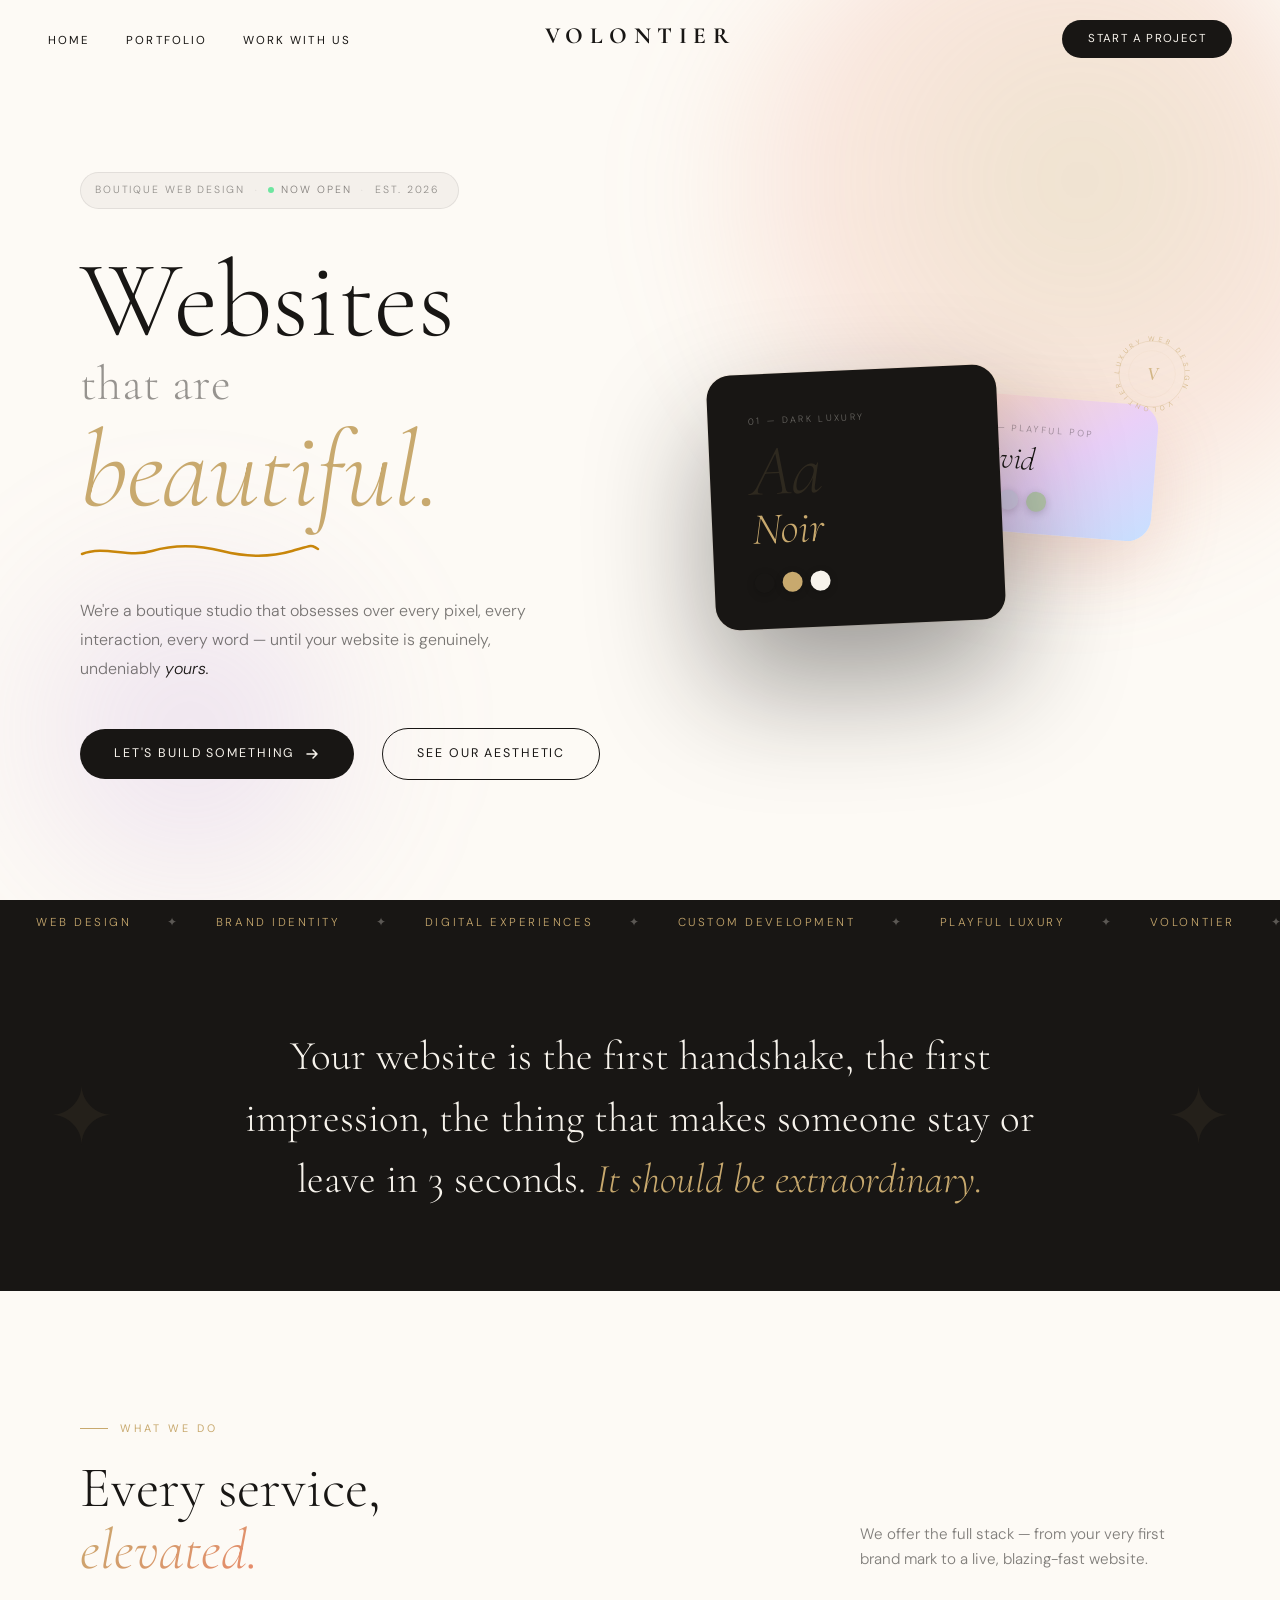
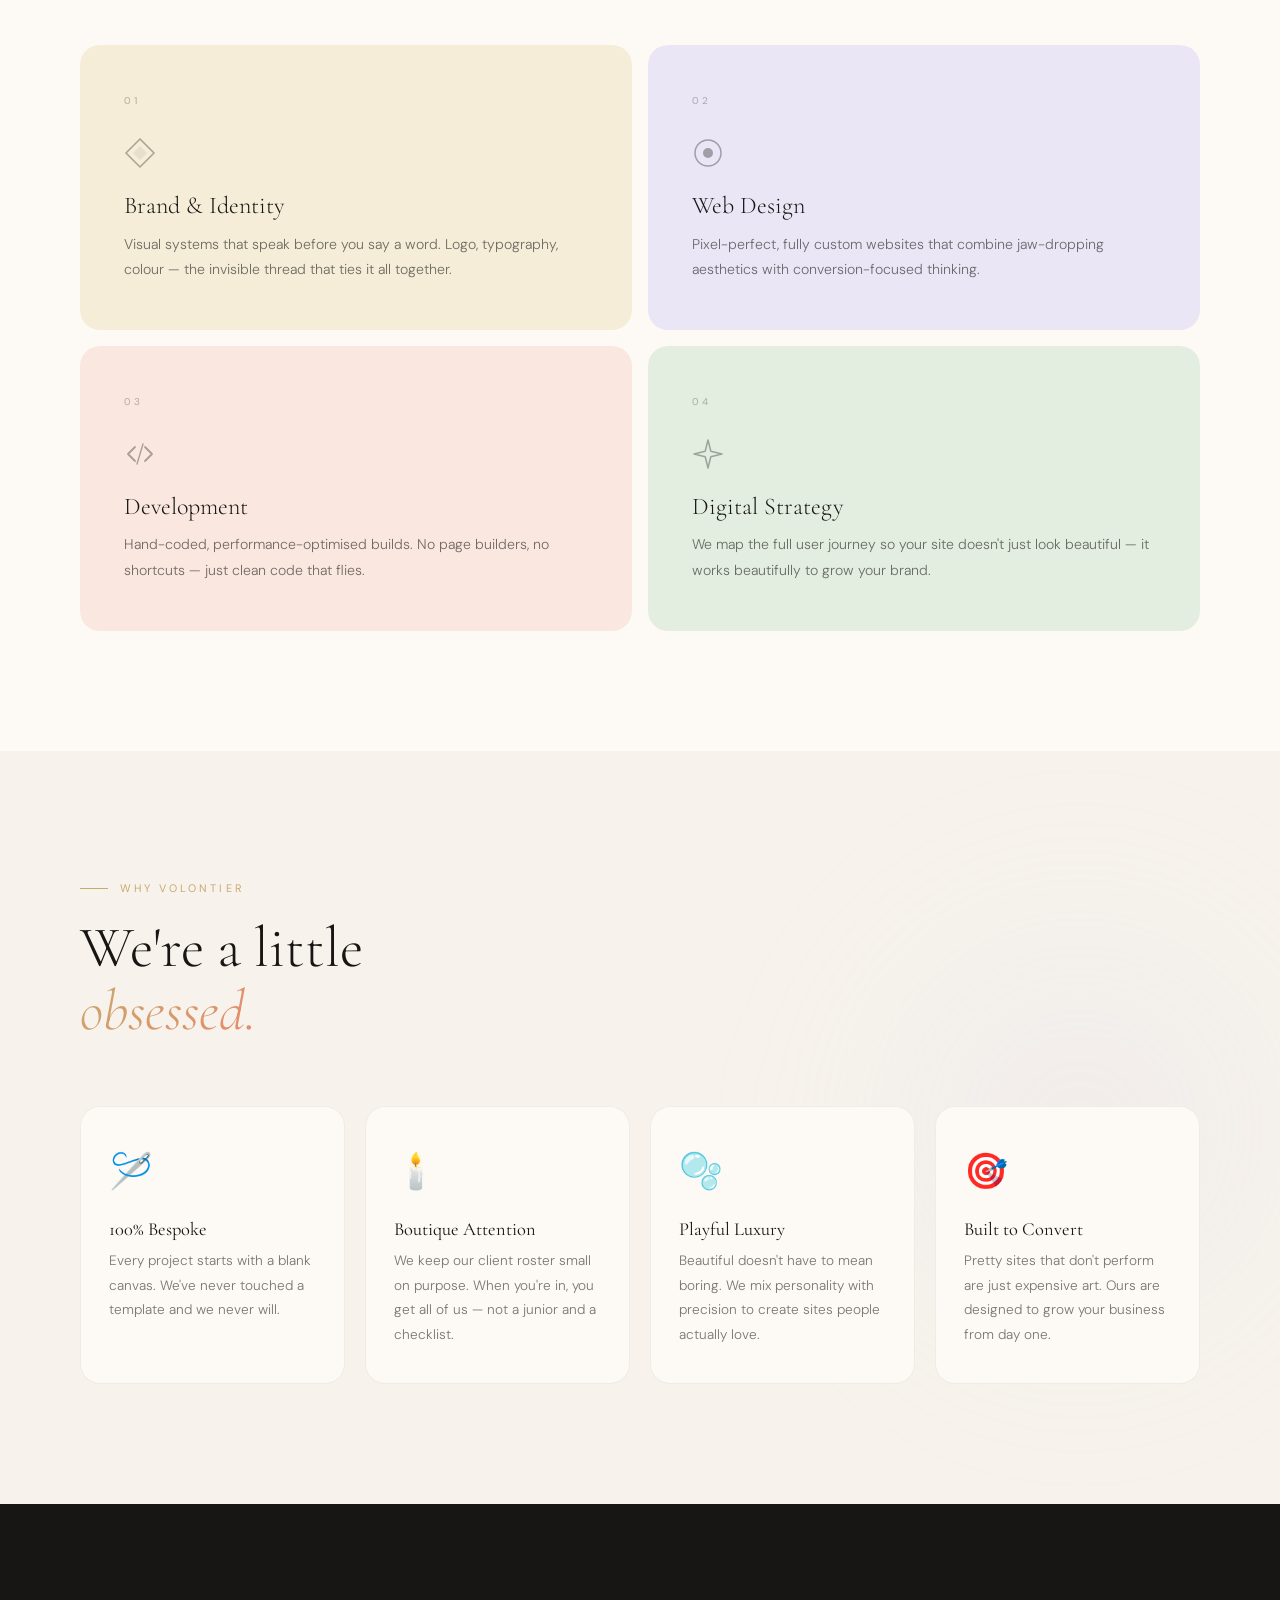
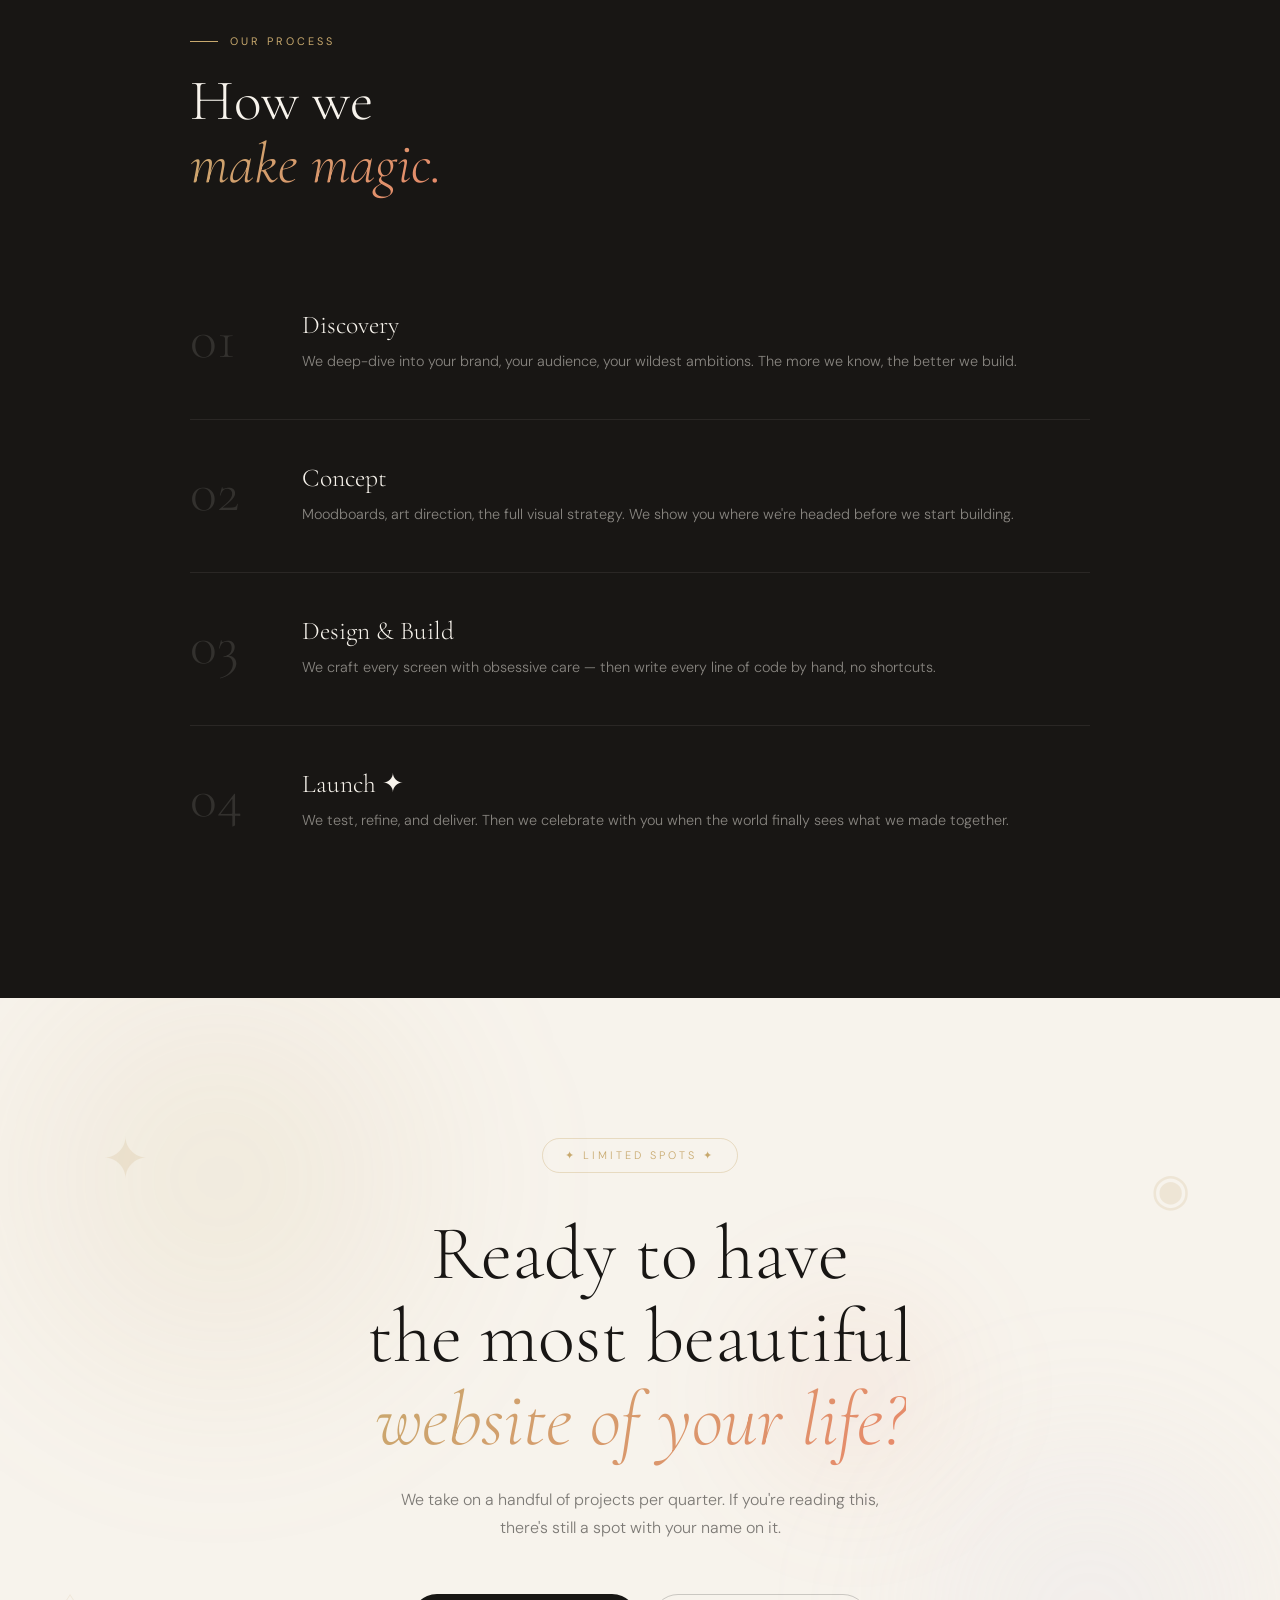
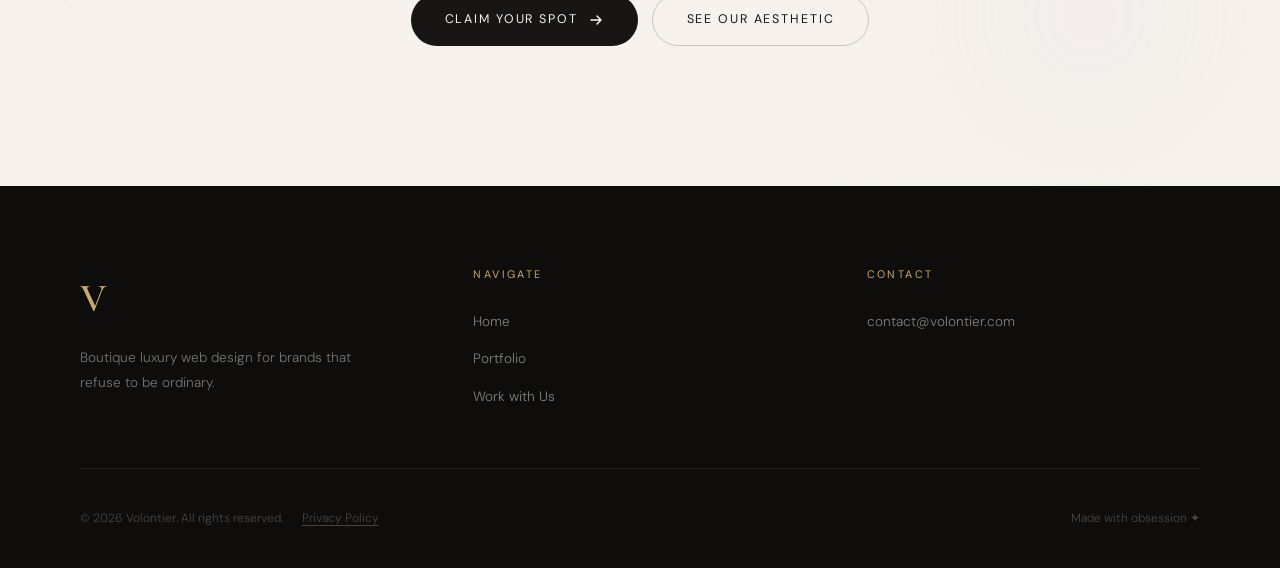
<file: index.html>
<!DOCTYPE html>
<html lang="en">
<head>
  <meta charset="UTF-8" />
  <meta name="viewport" content="width=device-width, initial-scale=1.0" />
  <title>Volontier — Luxury Boutique Web Design Studio</title>
  <meta name="description" content="Volontier is a boutique luxury web design studio crafting bespoke websites for brands that refuse to be ordinary. Custom design, brand identity & development — built from scratch, every time." />
  <meta name="keywords" content="luxury web design, boutique web design studio, custom website design, bespoke web development, luxury brand website, high-end web design agency" />
  <meta name="robots" content="index, follow" />
  <meta name="author" content="Volontier" />
  <link rel="canonical" href="https://volontier.com/" />

  <!-- Open Graph -->
  <meta property="og:type" content="website" />
  <meta property="og:locale" content="en_US" />
  <meta property="og:url" content="https://volontier.com/" />
  <meta property="og:title" content="Volontier — Luxury Boutique Web Design Studio" />
  <meta property="og:description" content="Boutique web design for brands that refuse to be ordinary. Custom websites built from scratch — every pixel obsessed over, every interaction intentional." />
  <meta property="og:image" content="https://volontier.com/VolontierLogo.png" />
  <meta property="og:site_name" content="Volontier" />

  <!-- Twitter Card -->
  <meta name="twitter:card" content="summary_large_image" />
  <meta name="twitter:site" content="@volontier" />
  <meta name="twitter:title" content="Volontier — Luxury Boutique Web Design Studio" />
  <meta name="twitter:description" content="Boutique web design for brands that refuse to be ordinary. Custom websites built from scratch." />
  <meta name="twitter:image" content="https://volontier.com/VolontierLogo.png" />

  <!-- JSON-LD Structured Data -->
  <script type="application/ld+json">
  {
    "@context": "https://schema.org",
    "@graph": [
      {
        "@type": "WebSite",
        "@id": "https://volontier.com/#website",
        "url": "https://volontier.com",
        "name": "Volontier",
        "description": "Boutique luxury web design studio crafting bespoke digital experiences for brands that refuse to be ordinary.",
        "publisher": { "@id": "https://volontier.com/#organization" },
        "potentialAction": {
          "@type": "SearchAction",
          "target": {
            "@type": "EntryPoint",
            "urlTemplate": "https://volontier.com/?s={search_term_string}"
          },
          "query-input": "required name=search_term_string"
        }
      },
      {
        "@type": ["Organization", "ProfessionalService"],
        "@id": "https://volontier.com/#organization",
        "name": "Volontier",
        "alternateName": "Volontier Web Studio",
        "description": "Boutique luxury web design studio crafting bespoke digital experiences for brands that refuse to be ordinary.",
        "url": "https://volontier.com",
        "logo": {
          "@type": "ImageObject",
          "url": "https://volontier.com/VolontierLogo.png",
          "width": 512,
          "height": 512
        },
        "image": "https://volontier.com/VolontierLogo.png",
        "email": "contact@volontier.com",
        "foundingDate": "2026",
        "hasOfferCatalog": {
          "@type": "OfferCatalog",
          "name": "Web Design Services",
          "itemListElement": [
            { "@type": "Offer", "itemOffered": { "@type": "Service", "name": "Custom Web Design" } },
            { "@type": "Offer", "itemOffered": { "@type": "Service", "name": "Brand Identity Design" } },
            { "@type": "Offer", "itemOffered": { "@type": "Service", "name": "Web Development" } },
            { "@type": "Offer", "itemOffered": { "@type": "Service", "name": "Digital Strategy" } },
            { "@type": "Offer", "itemOffered": { "@type": "Service", "name": "E-Commerce Design" } }
          ]
        },
        "areaServed": "Worldwide",
        "priceRange": "$$$",
        "sameAs": []
      },
      {
        "@type": "WebPage",
        "@id": "https://volontier.com/#webpage",
        "url": "https://volontier.com/",
        "name": "Volontier — Luxury Boutique Web Design Studio",
        "isPartOf": { "@id": "https://volontier.com/#website" },
        "about": { "@id": "https://volontier.com/#organization" },
        "description": "Volontier is a boutique luxury web design studio crafting bespoke websites for brands that refuse to be ordinary. Custom design, brand identity and development — built from scratch, every time."
      }
    ]
  }
  </script>

  <link rel="icon" type="image/png" href="VolontierLogo.png" />
  <link rel="apple-touch-icon" href="VolontierLogo.png" />
  <link rel="stylesheet" href="styles.css" />
  <link rel="stylesheet" href="home.css" />
</head>
<body>

  <div class="scroll-progress" id="scrollProgress"></div>

  <nav id="navbar">
    <ul class="nav-left">
      <li><a href="index.html">Home</a></li>
      <li><a href="portfolio.html">Portfolio</a></li>
      <li><a href="signup.html">Work with Us</a></li>
    </ul>
    <a href="index.html" class="nav-wordmark">
      <span class="nav-wordmark-text">Volontier</span>
    </a>
    <div class="nav-right">
      <a href="signup.html" class="nav-cta">Start a Project</a>
    </div>
    <div class="hamburger" id="hamburger">
      <span></span><span></span><span></span>
    </div>
  </nav>
  <div class="mobile-menu" id="mobileMenu" aria-label="Mobile navigation">
    <a href="index.html">Home</a>
    <a href="portfolio.html">Portfolio</a>
    <a href="signup.html">Work with Us</a>
    <a href="signup.html" class="btn btn-primary mobile-cta">Start a Project</a>
  </div>

  <!-- ══════════════════════════════════════
       HERO — Editorial split layout
  ══════════════════════════════════════ -->
  <section class="hero">

    <div class="hero-blob-main" aria-hidden="true"></div>

    <!-- Two-column grid: copy | cards -->
    <div class="hero-grid">

      <!-- Left: copy -->
      <div class="hero-copy">

        <div class="hero-meta reveal">
          <span class="hero-meta-line"></span>
          <span>Boutique Web Design</span>
          <span class="hero-meta-dot">·</span>
          <span class="hero-open-tag"><span class="sticker-dot"></span>Now Open</span>
          <span class="hero-meta-dot">·</span>
          <span>Est. 2026</span>
        </div>

        <h1 class="hero-h1 reveal reveal-delay-1">
          <span class="h1-top">Websites</span>
          <span class="h1-mid">that are</span>
          <span class="h1-swap-wrap">
            <em class="h1-swap" id="wordSwap">beautiful.</em>
          </span>
        </h1>

        <div class="hero-squiggle reveal reveal-delay-2" aria-hidden="true">
          <svg width="240" height="16" viewBox="0 0 240 16" fill="none">
            <path d="M2 12 C24 3, 48 16, 72 9 S118 3, 142 9 S188 16, 212 9 S230 3, 238 7"
              stroke="url(#sq)" stroke-width="2.5" stroke-linecap="round" fill="none"/>
            <defs>
              <linearGradient id="sq" x1="0" y1="0" x2="240" y2="0">
                <stop offset="0%" stop-color="#C8860A"/>
                <stop offset="100%" stop-color="#E8623A"/>
              </linearGradient>
            </defs>
          </svg>
        </div>

        <p class="hero-desc reveal reveal-delay-2">
          We're a boutique studio that obsesses over every pixel, every interaction, every word — until your website is genuinely, undeniably <em>yours.</em>
        </p>

        <div class="hero-ctas reveal reveal-delay-3">
          <a href="signup.html" class="btn btn-primary">
            Let's Build Something
            <svg width="16" height="16" viewBox="0 0 16 16" fill="none">
              <path d="M3 8h10M9 4l4 4-4 4" stroke="currentColor" stroke-width="1.5" stroke-linecap="round" stroke-linejoin="round"/>
            </svg>
          </a>
          <a href="portfolio.html" class="btn btn-outline">See Our Aesthetic</a>
        </div>

      </div>

      <!-- Right: card zone -->
      <div class="hero-card-zone" aria-hidden="true">

        <!-- Rotating stamp — top right of zone -->
        <div class="hero-stamp">
          <svg viewBox="0 0 140 140" width="96" height="96">
            <defs>
              <path id="sc" d="M 70,70 m -48,0 a 48,48 0 1,1 96,0 a 48,48 0 1,1 -96,0"/>
            </defs>
            <circle cx="70" cy="70" r="48" fill="none" stroke="#C8A96E" stroke-width="0.8" opacity="0.5"/>
            <circle cx="70" cy="70" r="34" fill="none" stroke="#C8A96E" stroke-width="0.5" opacity="0.25"/>
            <text font-size="9.8" fill="#C8A96E" letter-spacing="4.6" font-family="DM Sans, sans-serif">
              <textPath href="#sc">LUXURY WEB DESIGN · VOLONTIER · </textPath>
            </text>
            <text x="70" y="70" text-anchor="middle" dominant-baseline="central"
              font-size="28" fill="#C8A96E"
              font-family="Cormorant Garamond, Georgia, serif" font-weight="600" font-style="italic">V</text>
          </svg>
        </div>

        <!-- Primary: Noir (dominant) -->
        <div class="hcard hcard-noir">
          <div class="hcard-eyebrow">01 — Dark Luxury</div>
          <div class="hcard-type">Aa</div>
          <div class="hcard-name">Noir</div>
          <div class="hcard-swatches">
            <span class="sw" style="background:#181614"></span>
            <span class="sw" style="background:#C8A96E"></span>
            <span class="sw" style="background:#F7F3EC"></span>
          </div>
        </div>

        <!-- Secondary: Vivid (subordinate, overlapping) -->
        <div class="hcard hcard-vivid">
          <div class="hcard-eyebrow">02 — Playful Pop</div>
          <div class="hcard-name">Vivid</div>
          <div class="hcard-swatches">
            <span class="sw" style="background:#E8623A"></span>
            <span class="sw" style="background:#D4CCE8"></span>
            <span class="sw" style="background:#B8C9B0"></span>
          </div>
        </div>

      </div>

    </div>


  </section>

  <!-- ══════════════════════════════════════
       MARQUEE
  ══════════════════════════════════════ -->
  <div class="marquee-wrap">
    <div class="marquee-track">
      <span>Web Design</span><span class="dot">✦</span>
      <span>Brand Identity</span><span class="dot">✦</span>
      <span>Digital Experiences</span><span class="dot">✦</span>
      <span>Custom Development</span><span class="dot">✦</span>
      <span>Playful Luxury</span><span class="dot">✦</span>
      <span>Volontier</span><span class="dot">✦</span>
      <span>Web Design</span><span class="dot">✦</span>
      <span>Brand Identity</span><span class="dot">✦</span>
      <span>Digital Experiences</span><span class="dot">✦</span>
      <span>Custom Development</span><span class="dot">✦</span>
      <span>Playful Luxury</span><span class="dot">✦</span>
      <span>Volontier</span><span class="dot">✦</span>
    </div>
  </div>

  <!-- ══════════════════════════════════════
       MANIFESTO
  ══════════════════════════════════════ -->
  <section class="manifesto-section">
    <div class="manifesto-inner">
      <p class="manifesto-text reveal">
        Your website is the first handshake, the first impression, the thing that makes someone stay or leave in 3 seconds. <em>It should be extraordinary.</em>
      </p>
    </div>
    <div class="manifesto-deco-left" aria-hidden="true">✦</div>
    <div class="manifesto-deco-right" aria-hidden="true">✦</div>
  </section>

  <!-- ══════════════════════════════════════
       SERVICES
  ══════════════════════════════════════ -->
  <section class="services-section">
    <div class="services-inner">
      <div class="services-header reveal">
        <div class="services-header-left">
          <div class="section-label">What We Do</div>
          <h2>Every service,<br><em>elevated.</em></h2>
        </div>
        <p class="services-sub">We offer the full stack — from your very first brand mark to a live, blazing-fast website.</p>
      </div>
      <div class="services-grid">
        <div class="service-card sc-gold reveal">
          <div class="sc-num">01</div>
          <svg class="sc-glyph" width="32" height="32" viewBox="0 0 32 32" fill="none" aria-hidden="true">
            <path d="M16 2L30 16L16 30L2 16Z" stroke="currentColor" stroke-width="1.5"/>
            <path d="M16 9L23 16L16 23L9 16Z" fill="currentColor" opacity="0.18"/>
          </svg>
          <h3>Brand & Identity</h3>
          <p>Visual systems that speak before you say a word. Logo, typography, colour — the invisible thread that ties it all together.</p>
        </div>
        <div class="service-card sc-lavender reveal reveal-delay-1">
          <div class="sc-num">02</div>
          <svg class="sc-glyph" width="32" height="32" viewBox="0 0 32 32" fill="none" aria-hidden="true">
            <circle cx="16" cy="16" r="13" stroke="currentColor" stroke-width="1.5"/>
            <circle cx="16" cy="16" r="5" fill="currentColor"/>
          </svg>
          <h3>Web Design</h3>
          <p>Pixel-perfect, fully custom websites that combine jaw-dropping aesthetics with conversion-focused thinking.</p>
        </div>
        <div class="service-card sc-coral reveal reveal-delay-2">
          <div class="sc-num">03</div>
          <svg class="sc-glyph" width="32" height="32" viewBox="0 0 32 32" fill="none" aria-hidden="true">
            <path d="M11 9L4 16L11 23" stroke="currentColor" stroke-width="1.8" stroke-linecap="round" stroke-linejoin="round"/>
            <path d="M21 9L28 16L21 23" stroke="currentColor" stroke-width="1.8" stroke-linecap="round" stroke-linejoin="round"/>
            <path d="M19 6L13 26" stroke="currentColor" stroke-width="1.4" stroke-linecap="round"/>
          </svg>
          <h3>Development</h3>
          <p>Hand-coded, performance-optimised builds. No page builders, no shortcuts — just clean code that flies.</p>
        </div>
        <div class="service-card sc-sage reveal reveal-delay-3">
          <div class="sc-num">04</div>
          <svg class="sc-glyph" width="32" height="32" viewBox="0 0 32 32" fill="none" aria-hidden="true">
            <path d="M16 2L18.8 13.2L30 16L18.8 18.8L16 30L13.2 18.8L2 16L13.2 13.2Z" stroke="currentColor" stroke-width="1.5" stroke-linejoin="round"/>
          </svg>
          <h3>Digital Strategy</h3>
          <p>We map the full user journey so your site doesn't just look beautiful — it works beautifully to grow your brand.</p>
        </div>
      </div>
    </div>
  </section>

  <!-- ══════════════════════════════════════
       WHY US
  ══════════════════════════════════════ -->
  <section class="why-section">
    <div class="why-blob-bg"></div>
    <div class="why-inner">
      <div class="why-header reveal">
        <div class="section-label">Why Volontier</div>
        <h2>We're a little<br><em>obsessed.</em></h2>
      </div>
      <div class="why-cards">
        <div class="why-card reveal">
          <div class="why-icon">🪡</div>
          <h3>100% Bespoke</h3>
          <p>Every project starts with a blank canvas. We've never touched a template and we never will.</p>
        </div>
        <div class="why-card reveal reveal-delay-1">
          <div class="why-icon">🕯️</div>
          <h3>Boutique Attention</h3>
          <p>We keep our client roster small on purpose. When you're in, you get all of us — not a junior and a checklist.</p>
        </div>
        <div class="why-card reveal reveal-delay-2">
          <div class="why-icon">🫧</div>
          <h3>Playful Luxury</h3>
          <p>Beautiful doesn't have to mean boring. We mix personality with precision to create sites people actually love.</p>
        </div>
        <div class="why-card reveal reveal-delay-3">
          <div class="why-icon">🎯</div>
          <h3>Built to Convert</h3>
          <p>Pretty sites that don't perform are just expensive art. Ours are designed to grow your business from day one.</p>
        </div>
      </div>
    </div>
  </section>

  <!-- ══════════════════════════════════════
       PROCESS
  ══════════════════════════════════════ -->
  <section class="process-section">
    <div class="process-inner">
      <div class="process-header reveal">
        <div class="section-label">Our Process</div>
        <h2>How we<br><em>make magic.</em></h2>
      </div>
      <div class="process-steps">
        <div class="process-step reveal">
          <div class="ps-number">01</div>
          <div class="ps-body">
            <h3>Discovery</h3>
            <p>We deep-dive into your brand, your audience, your wildest ambitions. The more we know, the better we build.</p>
          </div>
        </div>
        <div class="process-step reveal reveal-delay-1">
          <div class="ps-number">02</div>
          <div class="ps-body">
            <h3>Concept</h3>
            <p>Moodboards, art direction, the full visual strategy. We show you where we're headed before we start building.</p>
          </div>
        </div>
        <div class="process-step reveal reveal-delay-2">
          <div class="ps-number">03</div>
          <div class="ps-body">
            <h3>Design & Build</h3>
            <p>We craft every screen with obsessive care — then write every line of code by hand, no shortcuts.</p>
          </div>
        </div>
        <div class="process-step reveal reveal-delay-3">
          <div class="ps-number">04</div>
          <div class="ps-body">
            <h3>Launch ✦</h3>
            <p>We test, refine, and deliver. Then we celebrate with you when the world finally sees what we made together.</p>
          </div>
        </div>
      </div>
    </div>
  </section>

  <!-- ══════════════════════════════════════
       CTA
  ══════════════════════════════════════ -->
  <section class="cta-section">
    <div class="cta-blob-1"></div>
    <div class="cta-blob-2"></div>
    <div class="cta-blob-3"></div>
    <div class="cta-inner reveal">
      <div class="cta-stamp-mini">✦ Limited Spots ✦</div>
      <h2 class="cta-h2">
        Ready to have<br>
        the most beautiful<br>
        <em>website of your life?</em>
      </h2>
      <p class="cta-sub">We take on a handful of projects per quarter. If you're reading this, there's still a spot with your name on it.</p>
      <div class="cta-btns">
        <a href="signup.html" class="btn btn-primary">
          Claim Your Spot
          <svg width="16" height="16" viewBox="0 0 16 16" fill="none">
            <path d="M3 8h10M9 4l4 4-4 4" stroke="currentColor" stroke-width="1.5" stroke-linecap="round" stroke-linejoin="round"/>
          </svg>
        </a>
        <a href="portfolio.html" class="btn btn-outline-light">See Our Aesthetic</a>
      </div>
    </div>
    <div class="cta-doodle d1">✦</div>
    <div class="cta-doodle d2">◊</div>
    <div class="cta-doodle d3">◉</div>
  </section>

  <footer>
    <div class="footer-top">
      <div class="footer-brand">
        <span class="logo">V</span>
        <p>Boutique luxury web design for brands that refuse to be ordinary.</p>
      </div>
      <div class="footer-col">
        <h4>Navigate</h4>
        <ul>
          <li><a href="index.html">Home</a></li>
          <li><a href="portfolio.html">Portfolio</a></li>
          <li><a href="signup.html">Work with Us</a></li>
        </ul>
      </div>
      <div class="footer-col">
        <h4>Contact</h4>
        <ul>
          <li><a href="mailto:contact@volontier.com">contact@volontier.com</a></li>
        </ul>
      </div>
    </div>
    <div class="footer-bottom">
      <span>© 2026 Volontier. All rights reserved. <a href="privacy.html" style="color:inherit;text-decoration:underline;text-underline-offset:3px;margin-left:16px;">Privacy Policy</a></span>
      <span>Made with obsession ✦</span>
    </div>
  </footer>

  <script src="main.js"></script>
  <script src="home.js"></script>
</body>
</html>
</file>
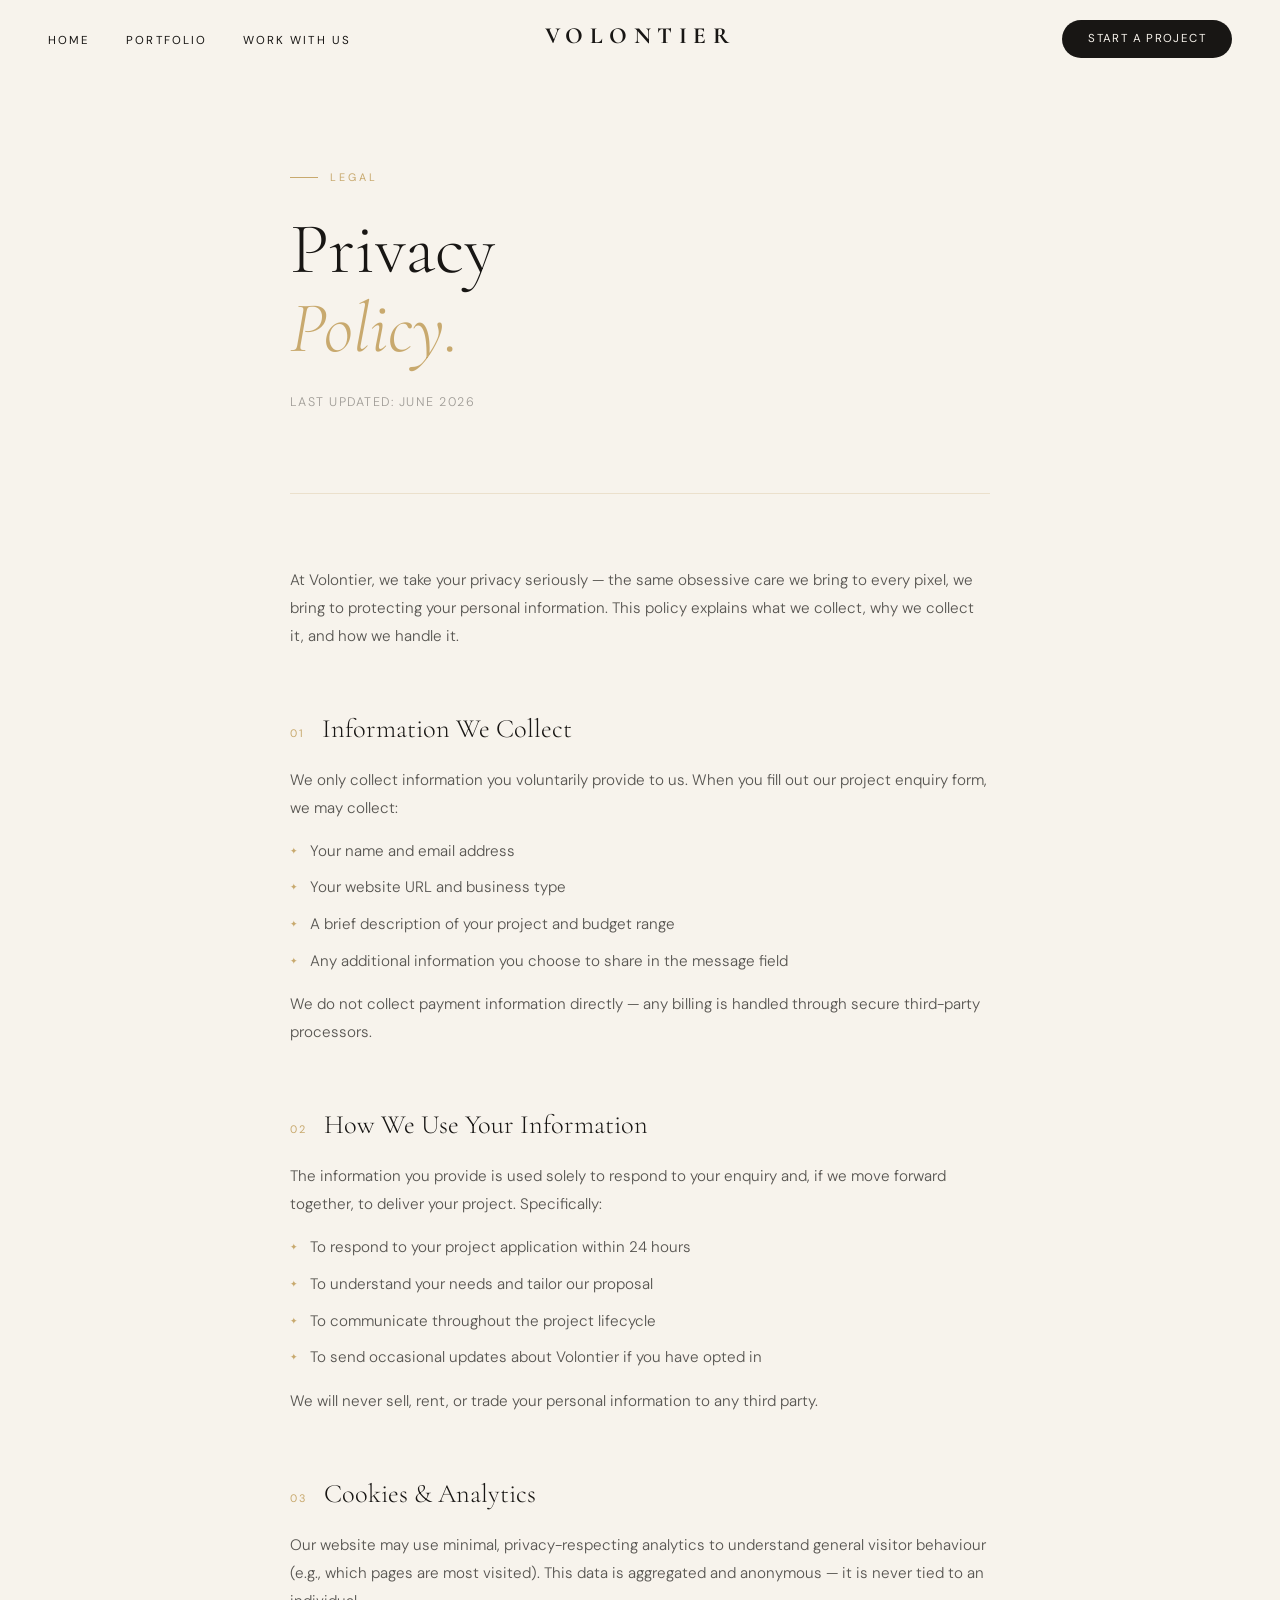
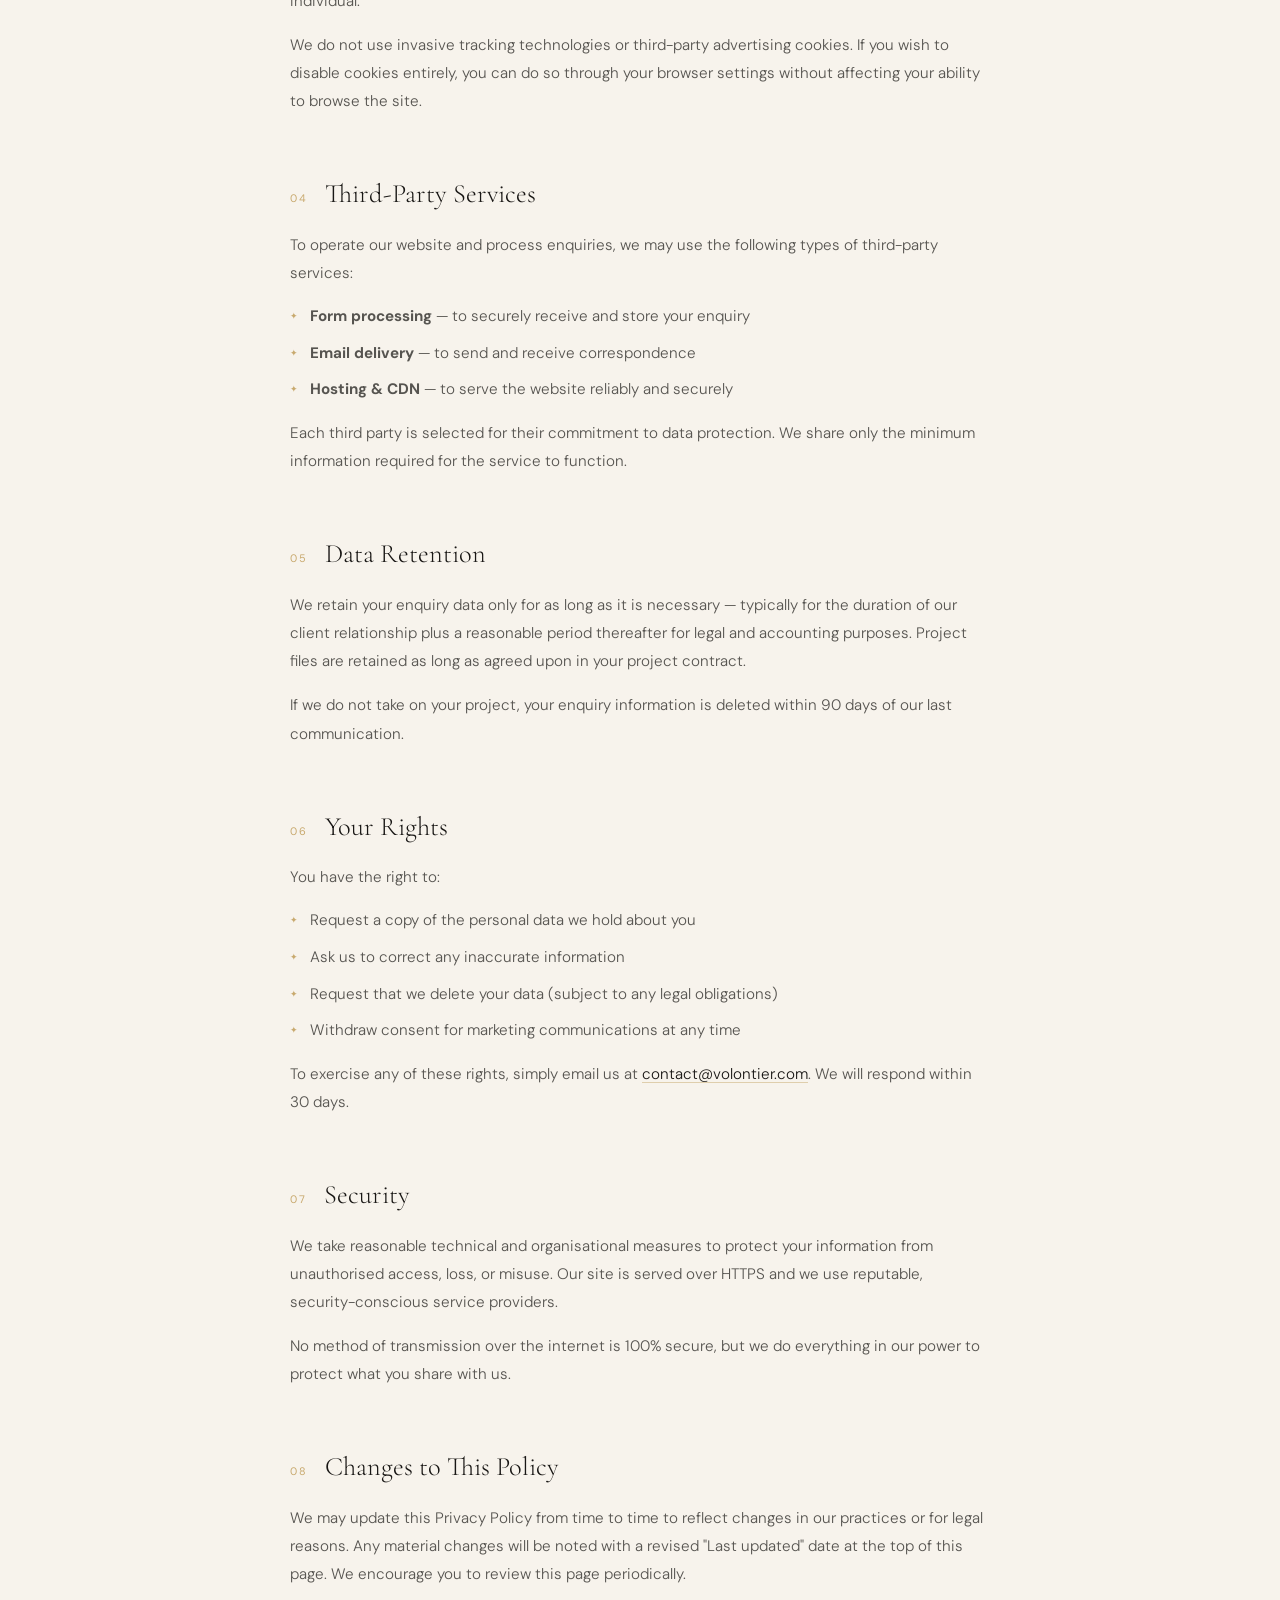
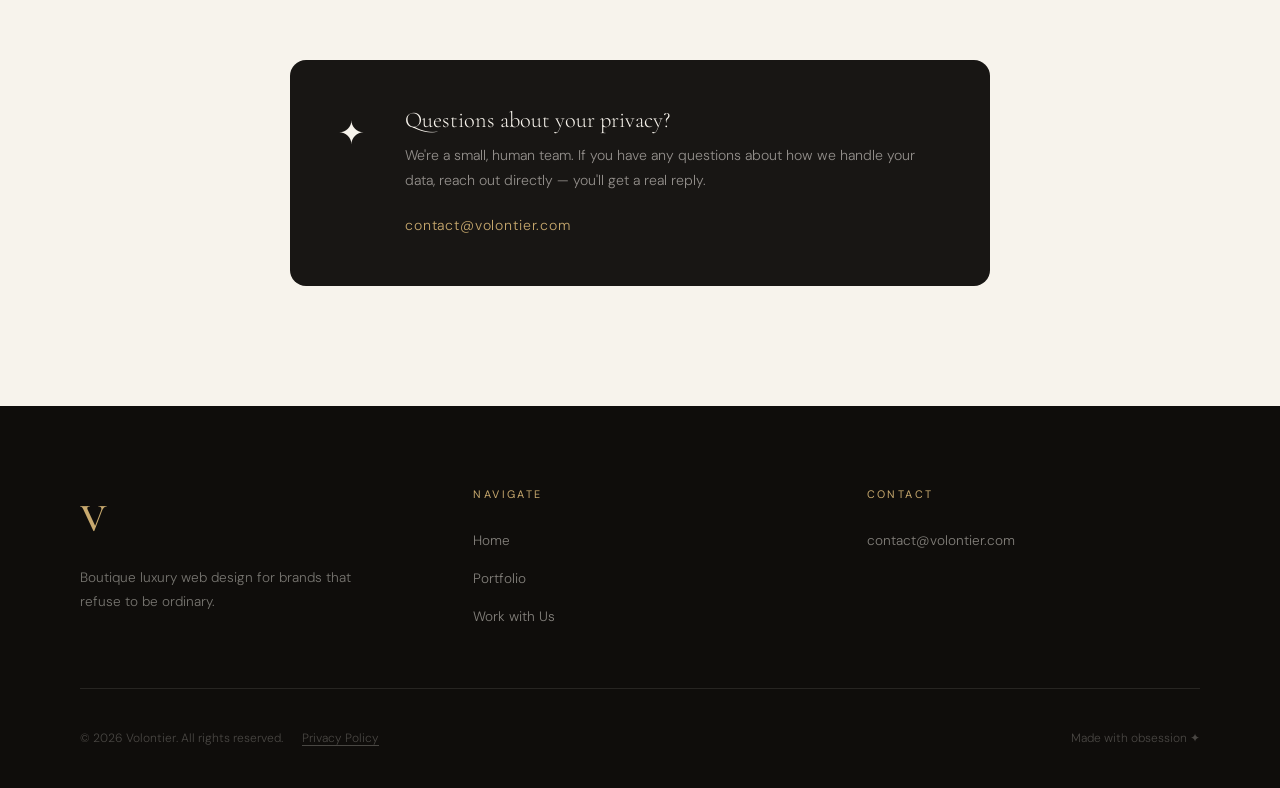
<file: privacy.html>
<!DOCTYPE html>
<html lang="en">
<head>
  <meta charset="UTF-8" />
  <meta name="viewport" content="width=device-width, initial-scale=1.0" />
  <title>Privacy Policy — Volontier</title>
  <meta name="description" content="Volontier's Privacy Policy — how we collect, use, and protect your personal information." />
  <meta name="robots" content="index, follow" />
  <meta name="author" content="Volontier" />
  <link rel="canonical" href="https://volontier.com/privacy.html" />
  <link rel="icon" type="image/png" href="VolontierLogo.png" />
  <link rel="apple-touch-icon" href="VolontierLogo.png" />
  <link rel="stylesheet" href="styles.css" />
  <style>
    .privacy-hero {
      padding: 160px 80px 80px;
      max-width: 860px;
      margin: 0 auto;
    }

    .privacy-hero .section-label {
      margin-bottom: 24px;
    }

    .privacy-hero h1 {
      font-family: var(--font-serif);
      font-size: clamp(2.8rem, 6vw, 4.5rem);
      font-weight: 300;
      line-height: 1.1;
      margin-bottom: 24px;
    }

    .privacy-hero h1 em {
      font-style: italic;
      color: var(--gold);
    }

    .privacy-meta {
      font-size: 0.78rem;
      letter-spacing: 0.12em;
      color: rgba(24,22,20,0.4);
      text-transform: uppercase;
      margin-bottom: 0;
    }

    .privacy-divider {
      width: 100%;
      height: 1px;
      background: rgba(200,169,110,0.25);
      margin: 0 auto 0;
      max-width: 860px;
      padding: 0 80px;
    }

    .privacy-divider-line {
      height: 1px;
      background: rgba(200,169,110,0.25);
    }

    .privacy-body {
      max-width: 860px;
      margin: 0 auto;
      padding: 72px 80px 120px;
    }

    .privacy-section {
      margin-bottom: 64px;
    }

    .privacy-section h2 {
      font-family: var(--font-serif);
      font-size: 1.65rem;
      font-weight: 300;
      line-height: 1.2;
      margin-bottom: 20px;
      color: var(--charcoal);
      display: flex;
      align-items: baseline;
      gap: 16px;
    }

    .privacy-section h2 .ps-num {
      font-family: var(--font-sans);
      font-size: 0.68rem;
      letter-spacing: 0.22em;
      color: var(--gold);
      font-weight: 400;
      text-transform: uppercase;
      flex-shrink: 0;
    }

    .privacy-section p {
      font-size: 0.95rem;
      line-height: 1.85;
      color: rgba(24,22,20,0.72);
      margin-bottom: 16px;
    }

    .privacy-section p:last-child {
      margin-bottom: 0;
    }

    .privacy-section ul {
      list-style: none;
      display: flex;
      flex-direction: column;
      gap: 10px;
      margin-bottom: 16px;
    }

    .privacy-section ul li {
      font-size: 0.95rem;
      line-height: 1.75;
      color: rgba(24,22,20,0.72);
      padding-left: 20px;
      position: relative;
    }

    .privacy-section ul li::before {
      content: '✦';
      position: absolute;
      left: 0;
      color: var(--gold);
      font-size: 0.55rem;
      top: 6px;
    }

    .privacy-section a {
      color: var(--charcoal);
      text-decoration: underline;
      text-decoration-color: rgba(200,169,110,0.5);
      text-underline-offset: 3px;
      transition: color 0.2s, text-decoration-color 0.2s;
    }

    .privacy-section a:hover {
      color: var(--gold);
      text-decoration-color: var(--gold);
    }

    .privacy-contact-box {
      background: var(--charcoal);
      color: var(--cream);
      border-radius: 16px;
      padding: 48px;
      margin-top: 72px;
      display: flex;
      align-items: flex-start;
      gap: 40px;
    }

    .privacy-contact-box .pcb-icon {
      font-size: 2rem;
      flex-shrink: 0;
    }

    .privacy-contact-box h3 {
      font-family: var(--font-serif);
      font-size: 1.4rem;
      font-weight: 300;
      margin-bottom: 10px;
      color: var(--cream);
    }

    .privacy-contact-box p {
      font-size: 0.88rem;
      line-height: 1.75;
      color: rgba(247,243,236,0.55);
      margin-bottom: 20px;
    }

    .privacy-contact-box a {
      color: var(--gold);
      text-decoration: none;
      font-size: 0.88rem;
      letter-spacing: 0.06em;
      transition: opacity 0.2s;
    }

    .privacy-contact-box a:hover {
      opacity: 0.75;
    }

    @media (max-width: 768px) {
      .privacy-hero {
        padding: 120px 24px 60px;
      }

      .privacy-body {
        padding: 52px 24px 80px;
      }

      .privacy-contact-box {
        flex-direction: column;
        gap: 20px;
        padding: 32px 24px;
      }
    }
  </style>
</head>
<body>

  <div class="scroll-progress" id="scrollProgress"></div>

  <nav id="navbar">
    <ul class="nav-left">
      <li><a href="index.html">Home</a></li>
      <li><a href="portfolio.html">Portfolio</a></li>
      <li><a href="signup.html">Work with Us</a></li>
    </ul>
    <a href="index.html" class="nav-wordmark">
      <span class="nav-wordmark-text">Volontier</span>
    </a>
    <div class="nav-right">
      <a href="signup.html" class="nav-cta">Start a Project</a>
    </div>
    <div class="hamburger" id="hamburger">
      <span></span><span></span><span></span>
    </div>
  </nav>
  <div class="mobile-menu" id="mobileMenu" aria-label="Mobile navigation">
    <a href="index.html">Home</a>
    <a href="portfolio.html">Portfolio</a>
    <a href="signup.html">Work with Us</a>
    <a href="signup.html" class="btn btn-primary mobile-cta">Start a Project</a>
  </div>

  <!-- ══════════════════════════════════════
       HERO
  ══════════════════════════════════════ -->
  <div class="privacy-hero">
    <div class="section-label">Legal</div>
    <h1>Privacy<br><em>Policy.</em></h1>
    <p class="privacy-meta">Last updated: June 2026</p>
  </div>

  <div style="max-width:860px;margin:0 auto;padding:0 80px;">
    <div style="height:1px;background:rgba(200,169,110,0.25);"></div>
  </div>

  <!-- ══════════════════════════════════════
       BODY
  ══════════════════════════════════════ -->
  <div class="privacy-body">

    <div class="privacy-section">
      <p>
        At Volontier, we take your privacy seriously — the same obsessive care we bring to every pixel, we bring to protecting your personal information. This policy explains what we collect, why we collect it, and how we handle it.
      </p>
    </div>

    <div class="privacy-section">
      <h2><span class="ps-num">01</span> Information We Collect</h2>
      <p>We only collect information you voluntarily provide to us. When you fill out our project enquiry form, we may collect:</p>
      <ul>
        <li>Your name and email address</li>
        <li>Your website URL and business type</li>
        <li>A brief description of your project and budget range</li>
        <li>Any additional information you choose to share in the message field</li>
      </ul>
      <p>We do not collect payment information directly — any billing is handled through secure third-party processors.</p>
    </div>

    <div class="privacy-section">
      <h2><span class="ps-num">02</span> How We Use Your Information</h2>
      <p>The information you provide is used solely to respond to your enquiry and, if we move forward together, to deliver your project. Specifically:</p>
      <ul>
        <li>To respond to your project application within 24 hours</li>
        <li>To understand your needs and tailor our proposal</li>
        <li>To communicate throughout the project lifecycle</li>
        <li>To send occasional updates about Volontier if you have opted in</li>
      </ul>
      <p>We will never sell, rent, or trade your personal information to any third party.</p>
    </div>

    <div class="privacy-section">
      <h2><span class="ps-num">03</span> Cookies & Analytics</h2>
      <p>
        Our website may use minimal, privacy-respecting analytics to understand general visitor behaviour (e.g., which pages are most visited). This data is aggregated and anonymous — it is never tied to an individual.
      </p>
      <p>
        We do not use invasive tracking technologies or third-party advertising cookies. If you wish to disable cookies entirely, you can do so through your browser settings without affecting your ability to browse the site.
      </p>
    </div>

    <div class="privacy-section">
      <h2><span class="ps-num">04</span> Third-Party Services</h2>
      <p>To operate our website and process enquiries, we may use the following types of third-party services:</p>
      <ul>
        <li><strong>Form processing</strong> — to securely receive and store your enquiry</li>
        <li><strong>Email delivery</strong> — to send and receive correspondence</li>
        <li><strong>Hosting & CDN</strong> — to serve the website reliably and securely</li>
      </ul>
      <p>
        Each third party is selected for their commitment to data protection. We share only the minimum information required for the service to function.
      </p>
    </div>

    <div class="privacy-section">
      <h2><span class="ps-num">05</span> Data Retention</h2>
      <p>
        We retain your enquiry data only for as long as it is necessary — typically for the duration of our client relationship plus a reasonable period thereafter for legal and accounting purposes. Project files are retained as long as agreed upon in your project contract.
      </p>
      <p>
        If we do not take on your project, your enquiry information is deleted within 90 days of our last communication.
      </p>
    </div>

    <div class="privacy-section">
      <h2><span class="ps-num">06</span> Your Rights</h2>
      <p>You have the right to:</p>
      <ul>
        <li>Request a copy of the personal data we hold about you</li>
        <li>Ask us to correct any inaccurate information</li>
        <li>Request that we delete your data (subject to any legal obligations)</li>
        <li>Withdraw consent for marketing communications at any time</li>
      </ul>
      <p>
        To exercise any of these rights, simply email us at <a href="mailto:contact@volontier.com">contact@volontier.com</a>. We will respond within 30 days.
      </p>
    </div>

    <div class="privacy-section">
      <h2><span class="ps-num">07</span> Security</h2>
      <p>
        We take reasonable technical and organisational measures to protect your information from unauthorised access, loss, or misuse. Our site is served over HTTPS and we use reputable, security-conscious service providers.
      </p>
      <p>
        No method of transmission over the internet is 100% secure, but we do everything in our power to protect what you share with us.
      </p>
    </div>

    <div class="privacy-section">
      <h2><span class="ps-num">08</span> Changes to This Policy</h2>
      <p>
        We may update this Privacy Policy from time to time to reflect changes in our practices or for legal reasons. Any material changes will be noted with a revised "Last updated" date at the top of this page. We encourage you to review this page periodically.
      </p>
    </div>

    <!-- Contact Box -->
    <div class="privacy-contact-box">
      <div class="pcb-icon">✦</div>
      <div>
        <h3>Questions about your privacy?</h3>
        <p>We're a small, human team. If you have any questions about how we handle your data, reach out directly — you'll get a real reply.</p>
        <a href="mailto:contact@volontier.com">contact@volontier.com</a>
      </div>
    </div>

  </div>

  <footer>
    <div class="footer-top">
      <div class="footer-brand">
        <span class="logo">V</span>
        <p>Boutique luxury web design for brands that refuse to be ordinary.</p>
      </div>
      <div class="footer-col">
        <h4>Navigate</h4>
        <ul>
          <li><a href="index.html">Home</a></li>
          <li><a href="portfolio.html">Portfolio</a></li>
          <li><a href="signup.html">Work with Us</a></li>
        </ul>
      </div>
      <div class="footer-col">
        <h4>Contact</h4>
        <ul>
          <li><a href="mailto:contact@volontier.com">contact@volontier.com</a></li>
        </ul>
      </div>
    </div>
    <div class="footer-bottom">
      <span>© 2026 Volontier. All rights reserved. <a href="privacy.html" style="color:inherit;text-decoration:underline;text-underline-offset:3px;margin-left:16px;">Privacy Policy</a></span>
      <span>Made with obsession ✦</span>
    </div>
  </footer>

  <script src="main.js"></script>
</body>
</html>
</file>
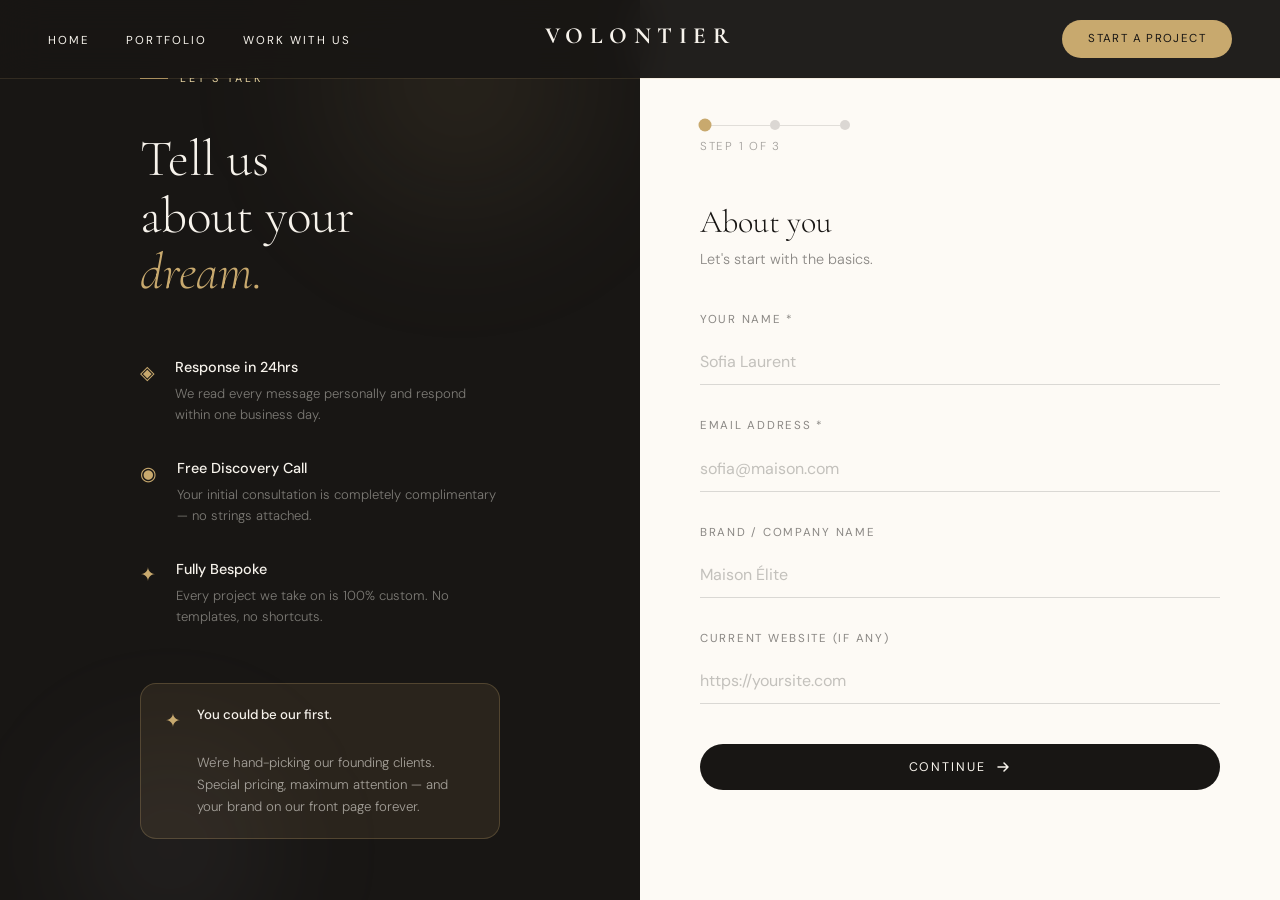
<file: signup.html>
<!DOCTYPE html>
<html lang="en">
<head>
  <meta charset="UTF-8" />
  <meta name="viewport" content="width=device-width, initial-scale=1.0" />
  <title>Start a Project — Volontier Luxury Web Design</title>
  <meta name="description" content="Ready to build something extraordinary? Apply to work with Volontier — a boutique luxury web design studio hand-selecting founding clients. Response within 24 hours." />
  <meta name="keywords" content="hire luxury web designer, boutique web design agency contact, custom website quote, luxury web design project" />
  <meta name="robots" content="index, follow" />
  <meta name="author" content="Volontier" />
  <link rel="canonical" href="https://volontier.com/signup.html" />

  <!-- Open Graph -->
  <meta property="og:type" content="website" />
  <meta property="og:locale" content="en_US" />
  <meta property="og:url" content="https://volontier.com/signup.html" />
  <meta property="og:title" content="Start a Project — Volontier Luxury Web Design" />
  <meta property="og:description" content="Apply to work with Volontier. Boutique luxury web design — 100% custom, boutique attention, built to convert." />
  <meta property="og:image" content="https://volontier.com/VolontierLogo.png" />
  <meta property="og:site_name" content="Volontier" />

  <!-- Twitter Card -->
  <meta name="twitter:card" content="summary_large_image" />
  <meta name="twitter:site" content="@volontier" />
  <meta name="twitter:title" content="Start a Project — Volontier Luxury Web Design" />
  <meta name="twitter:description" content="Apply to work with Volontier. Boutique luxury web design — 100% custom, built to convert." />
  <meta name="twitter:image" content="https://volontier.com/VolontierLogo.png" />

  <!-- JSON-LD Structured Data -->
  <script type="application/ld+json">
  {
    "@context": "https://schema.org",
    "@graph": [
      {
        "@type": "ContactPage",
        "@id": "https://volontier.com/signup.html#webpage",
        "url": "https://volontier.com/signup.html",
        "name": "Start a Project — Volontier Luxury Web Design",
        "description": "Apply to work with Volontier — a boutique luxury web design studio hand-selecting founding clients. Free discovery call, response within 24 hours.",
        "isPartOf": { "@id": "https://volontier.com/#website" },
        "about": { "@id": "https://volontier.com/#organization" },
        "breadcrumb": { "@id": "https://volontier.com/signup.html#breadcrumb" }
      },
      {
        "@type": "BreadcrumbList",
        "@id": "https://volontier.com/signup.html#breadcrumb",
        "itemListElement": [
          {
            "@type": "ListItem",
            "position": 1,
            "name": "Home",
            "item": "https://volontier.com/"
          },
          {
            "@type": "ListItem",
            "position": 2,
            "name": "Work with Us",
            "item": "https://volontier.com/signup.html"
          }
        ]
      }
    ]
  }
  </script>

  <link rel="icon" type="image/png" href="VolontierLogo.png" />
  <link rel="apple-touch-icon" href="VolontierLogo.png" />
  <link rel="stylesheet" href="styles.css" />
  <link rel="stylesheet" href="signup.css" />
</head>
<body>

  <div class="scroll-progress" id="scrollProgress"></div>

  <nav id="navbar">
    <ul class="nav-left">
      <li><a href="index.html">Home</a></li>
      <li><a href="portfolio.html">Portfolio</a></li>
      <li><a href="signup.html">Work with Us</a></li>
    </ul>
    <a href="index.html" class="nav-wordmark">
      <span class="nav-wordmark-text">Volontier</span>
    </a>
    <div class="nav-right">
      <a href="signup.html" class="nav-cta">Start a Project</a>
    </div>
    <div class="hamburger" id="hamburger">
      <span></span><span></span><span></span>
    </div>
  </nav>
  <div class="mobile-menu" id="mobileMenu" aria-label="Mobile navigation">
    <a href="index.html">Home</a>
    <a href="portfolio.html">Portfolio</a>
    <a href="signup.html">Work with Us</a>
    <a href="signup.html" class="btn btn-primary mobile-cta">Start a Project</a>
  </div>

  <!-- Signup Split Layout -->
  <div class="signup-layout">

    <!-- Left Panel -->
    <div class="signup-left">
      <div class="signup-left-content">
        <div class="section-label" style="color: var(--gold-light);">Let's Talk</div>
        <h1 class="signup-headline">
          Tell us<br>
          about your<br>
          <em>dream.</em>
        </h1>

        <div class="signup-promises">
          <div class="promise">
            <div class="promise-icon">◈</div>
            <div>
              <div class="promise-title">Response in 24hrs</div>
              <div class="promise-desc">We read every message personally and respond within one business day.</div>
            </div>
          </div>
          <div class="promise">
            <div class="promise-icon">◉</div>
            <div>
              <div class="promise-title">Free Discovery Call</div>
              <div class="promise-desc">Your initial consultation is completely complimentary — no strings attached.</div>
            </div>
          </div>
          <div class="promise">
            <div class="promise-icon">✦</div>
            <div>
              <div class="promise-title">Fully Bespoke</div>
              <div class="promise-desc">Every project we take on is 100% custom. No templates, no shortcuts.</div>
            </div>
          </div>
        </div>

        <div class="signup-founding-note">
          <div class="founding-icon">✦</div>
          <div class="founding-copy">
            <strong>You could be our first.</strong><br>
            <span>We're hand-picking our founding clients. Special pricing, maximum attention — and your brand on our front page forever.</span>
          </div>
        </div>

        <!-- Decorative orbs -->
        <div class="left-orb left-orb-1"></div>
        <div class="left-orb left-orb-2"></div>
      </div>
    </div>

    <!-- Right Panel — Form -->
    <div class="signup-right">
      <div class="form-container">

        <!-- Step Indicator -->
        <div class="step-indicator">
          <div class="step-dot active" data-step="1"></div>
          <div class="step-line"></div>
          <div class="step-dot" data-step="2"></div>
          <div class="step-line"></div>
          <div class="step-dot" data-step="3"></div>
        </div>
        <div class="step-label">Step <span id="currentStep">1</span> of 3</div>

        <form id="signupForm" novalidate>
          <!-- Honeypot — invisible to humans, bots fill it and get blocked -->
          <input type="text" name="_gotcha" style="display:none" tabindex="-1" autocomplete="off" />

          <!-- Step 1: About You -->
          <div class="form-step active" id="step1">
            <div class="step-heading">
              <h2>About you</h2>
              <p>Let's start with the basics.</p>
            </div>

            <div class="form-group">
              <label for="name">Your Name *</label>
              <input type="text" id="name" name="name" placeholder="Sofia Laurent" required autocomplete="name" />
              <div class="input-underline"></div>
            </div>

            <div class="form-group">
              <label for="email">Email Address *</label>
              <input type="email" id="email" name="email" placeholder="sofia@maison.com" required autocomplete="email" />
              <div class="input-underline"></div>
            </div>

            <div class="form-group">
              <label for="company">Brand / Company Name</label>
              <input type="text" id="company" name="company" placeholder="Maison Élite" autocomplete="organization" />
              <div class="input-underline"></div>
            </div>

            <div class="form-group">
              <label for="website">Current Website (if any)</label>
              <input type="url" id="website" name="website" placeholder="https://yoursite.com" />
              <div class="input-underline"></div>
            </div>

            <button type="button" class="btn btn-primary form-next" onclick="nextStep(2)">
              Continue
              <svg width="16" height="16" viewBox="0 0 16 16" fill="none">
                <path d="M3 8h10M9 4l4 4-4 4" stroke="currentColor" stroke-width="1.5" stroke-linecap="round" stroke-linejoin="round"/>
              </svg>
            </button>
          </div>

          <!-- Step 2: Your Project -->
          <div class="form-step" id="step2">
            <div class="step-heading">
              <h2>Your project</h2>
              <p>Tell us what you're dreaming of.</p>
            </div>

            <div class="form-group">
              <label>What type of project? *</label>
              <div class="option-grid">
                <label class="option-card">
                  <input type="radio" name="projectType" value="brand-web" />
                  <div class="option-inner">
                    <span class="option-icon">◈</span>
                    <span class="option-title">Brand + Website</span>
                  </div>
                </label>
                <label class="option-card">
                  <input type="radio" name="projectType" value="website" />
                  <div class="option-inner">
                    <span class="option-icon">◉</span>
                    <span class="option-title">Website Redesign</span>
                  </div>
                </label>
                <label class="option-card">
                  <input type="radio" name="projectType" value="ecommerce" />
                  <div class="option-inner">
                    <span class="option-icon">◊</span>
                    <span class="option-title">E-Commerce</span>
                  </div>
                </label>
                <label class="option-card">
                  <input type="radio" name="projectType" value="other" />
                  <div class="option-inner">
                    <span class="option-icon">✦</span>
                    <span class="option-title">Something Else</span>
                  </div>
                </label>
              </div>
            </div>

            <div class="form-group">
              <label>Estimated Budget *</label>
              <div class="budget-options">
                <label class="budget-pill">
                  <input type="radio" name="budget" value="under-100" />
                  <span>Under $100</span>
                </label>
                <label class="budget-pill">
                  <input type="radio" name="budget" value="100-250" />
                  <span>$100 — $250</span>
                </label>
                <label class="budget-pill">
                  <input type="radio" name="budget" value="250-500" />
                  <span>$250 — $500</span>
                </label>
                <label class="budget-pill">
                  <input type="radio" name="budget" value="500" />
                  <span>$500</span>
                </label>
              </div>
            </div>

            <div class="form-group">
              <label>Desired Timeline</label>
              <div class="select-wrap">
                <select id="timeline" name="timeline">
                  <option value="">Select a timeline...</option>
                  <option value="asap">ASAP (rush project)</option>
                  <option value="1-2m">1 — 2 months</option>
                  <option value="2-4m">2 — 4 months</option>
                  <option value="flexible">Flexible — quality over speed</option>
                </select>
                <div class="select-arrow">↓</div>
              </div>
            </div>

            <div class="form-nav">
              <button type="button" class="btn btn-outline" onclick="prevStep(1)">Back</button>
              <button type="button" class="btn btn-primary" onclick="nextStep(3)">
                Continue
                <svg width="16" height="16" viewBox="0 0 16 16" fill="none">
                  <path d="M3 8h10M9 4l4 4-4 4" stroke="currentColor" stroke-width="1.5" stroke-linecap="round" stroke-linejoin="round"/>
                </svg>
              </button>
            </div>
          </div>

          <!-- Step 3: Details -->
          <div class="form-step" id="step3">
            <div class="step-heading">
              <h2>The details</h2>
              <p>Paint us a picture of your vision.</p>
            </div>

            <div class="form-group">
              <label for="description">Describe your project *</label>
              <textarea id="description" name="description" rows="5" placeholder="Tell us about your brand, what you're building, who your audience is, and what makes you unique. The more detail, the better." required></textarea>
              <div class="char-count"><span id="charCount">0</span> / 1000</div>
            </div>

            <div class="form-group">
              <label for="inspiration">Websites you love (inspiration)</label>
              <input type="text" id="inspiration" name="inspiration" placeholder="apple.com, drinkolipop.com, ..." />
              <div class="input-underline"></div>
              <div class="field-hint">URLs or names of sites that inspire you</div>
            </div>

            <div class="form-group">
              <label for="referral">How did you hear about us?</label>
              <div class="select-wrap">
                <select id="referral" name="referral">
                  <option value="">Select...</option>
                  <option value="instagram">Instagram</option>
                  <option value="referral">Friend / Referral</option>
                  <option value="google">Google Search</option>
                  <option value="behance">Behance / Dribbble</option>
                  <option value="linkedin">LinkedIn</option>
                  <option value="other">Other</option>
                </select>
                <div class="select-arrow">↓</div>
              </div>
            </div>

            <div class="form-group checkbox-group">
              <label class="checkbox-label">
                <input type="checkbox" id="newsletter" name="newsletter" />
                <span class="checkbox-custom"></span>
                <span>Subscribe to our journal — occasional insights on luxury design</span>
              </label>
            </div>

            <div class="form-nav">
              <button type="button" class="btn btn-outline" onclick="prevStep(2)">Back</button>
              <button type="submit" class="btn btn-primary btn-submit" id="submitBtn">
                Send My Brief
                <svg width="16" height="16" viewBox="0 0 16 16" fill="none">
                  <path d="M3 8h10M9 4l4 4-4 4" stroke="currentColor" stroke-width="1.5" stroke-linecap="round" stroke-linejoin="round"/>
                </svg>
              </button>
            </div>
          </div>

        </form>

        <!-- Success State -->
        <div class="form-success" id="formSuccess">
          <div class="success-icon">✦</div>
          <h2>Message received.</h2>
          <p>Thank you for reaching out to Volontier. We've received your brief and one of our team will be in touch within 24 hours to schedule your complimentary discovery call.</p>
          <div class="success-ref">
            Reference: <strong>VAL-<span id="refNumber"></span></strong>
          </div>
          <a href="portfolio.html" class="btn btn-outline" style="margin-top: 32px;">
            View Our Work
            <svg width="16" height="16" viewBox="0 0 16 16" fill="none">
              <path d="M3 8h10M9 4l4 4-4 4" stroke="currentColor" stroke-width="1.5" stroke-linecap="round" stroke-linejoin="round"/>
            </svg>
          </a>
        </div>

      </div>
    </div>

  </div>

  <script src="main.js"></script>
  <script src="signup.js"></script>
</body>
</html>
</file>
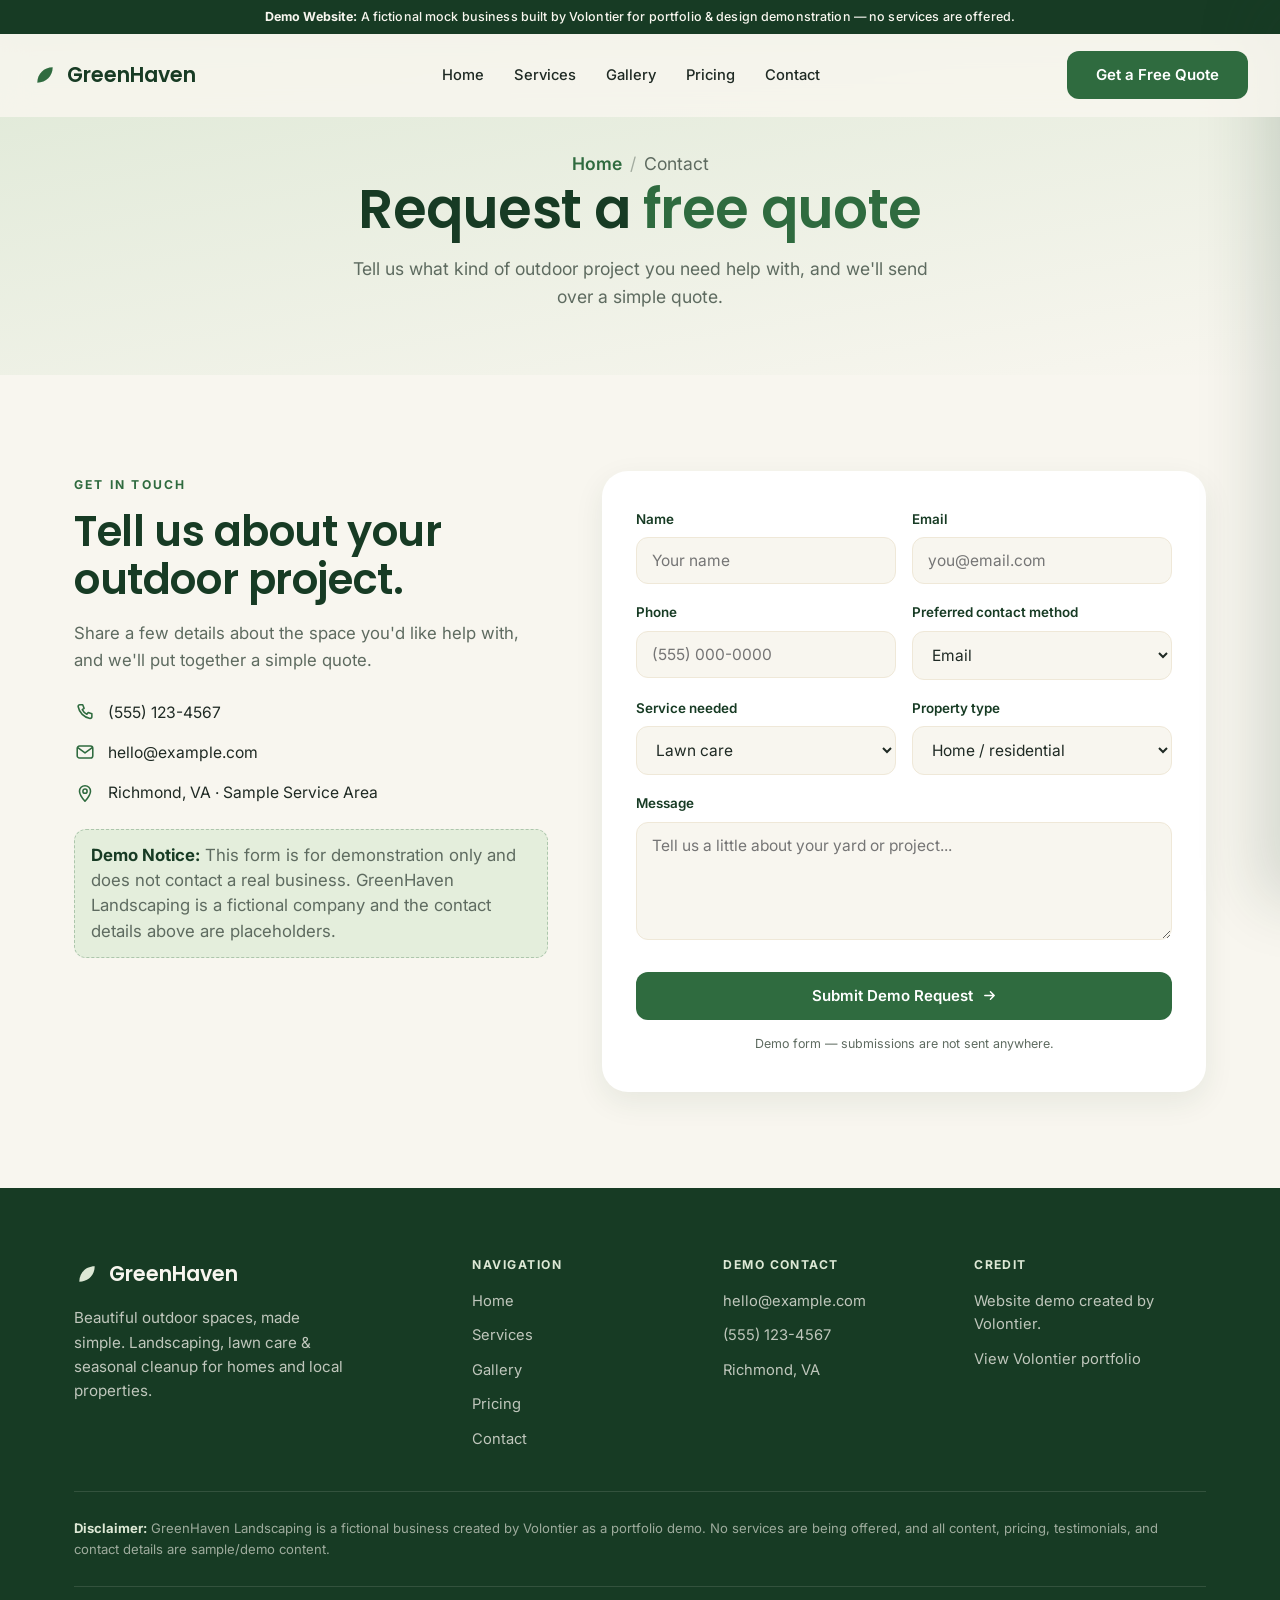
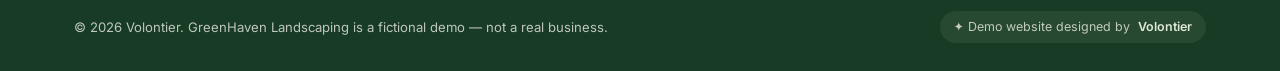
<file: greenhaven-demo/contact.html>
<!DOCTYPE html>
<html lang="en">
<head>
  <meta charset="UTF-8" />
  <meta name="viewport" content="width=device-width, initial-scale=1.0" />
  <title>Contact | GreenHaven Landscaping — Demo by Volontier</title>
  <meta name="description" content="Request a free quote on this fictional GreenHaven Landscaping demo by Volontier. The contact form is for demonstration only and does not reach a real business." />
  <meta name="robots" content="index, follow" />
  <meta name="author" content="Volontier" />
  <meta property="og:type" content="website" />
  <meta property="og:title" content="Contact | GreenHaven Landscaping — Demo by Volontier" />
  <!-- Fictional demo business built by Volontier for portfolio purposes. No services are offered. -->
  <link rel="preconnect" href="https://fonts.googleapis.com" />
  <link rel="preconnect" href="https://fonts.gstatic.com" crossorigin />
  <link href="https://fonts.googleapis.com/css2?family=Poppins:wght@500;600;700&family=Inter:wght@400;500;600;700&display=swap" rel="stylesheet" />
  <link rel="icon" type="image/svg+xml" href="leaf.svg" />
  <link rel="stylesheet" href="styles.css" />
</head>
<body>

  <div class="demo-banner" role="note"><span><strong>Demo Website:</strong> A fictional mock business built by Volontier for portfolio &amp; design demonstration — no services are offered.</span></div>

  <nav id="nav">
    <a href="index.html" class="brand"><span class="leaf" aria-hidden="true"></span> GreenHaven</a>
    <ul class="nav-links">
      <li><a href="index.html">Home</a></li>
      <li><a href="services.html">Services</a></li>
      <li><a href="gallery.html">Gallery</a></li>
      <li><a href="pricing.html">Pricing</a></li>
      <li><a href="contact.html" class="active">Contact</a></li>
    </ul>
    <div class="nav-right"><a href="contact.html" class="btn btn-primary">Get a Free Quote</a></div>
    <button class="hamburger" id="hamburger" aria-label="Toggle menu"><span></span><span></span><span></span></button>
  </nav>
  <div class="menu-overlay" id="overlay"></div>
  <div class="mobile-menu" id="mobileMenu">
    <a href="index.html">Home</a>
    <a href="services.html">Services</a>
    <a href="gallery.html">Gallery</a>
    <a href="pricing.html">Pricing</a>
    <a href="contact.html" class="active">Contact</a>
    <a href="contact.html" class="btn btn-primary">Get a Free Quote</a>
  </div>

  <!-- PAGE HERO -->
  <section class="page-hero">
    <div class="wrap">
      <p class="crumbs"><a href="index.html">Home</a><span>/</span>Contact</p>
      <h1>Request a <span class="accent">free quote</span></h1>
      <p>Tell us what kind of outdoor project you need help with, and we'll send over a simple quote.</p>
    </div>
  </section>

  <!-- CONTACT -->
  <section class="contact">
    <div class="wrap">
      <div class="contact-grid">
        <div class="contact-aside reveal">
          <span class="eyebrow">Get in Touch</span>
          <h2>Tell us about your outdoor project.</h2>
          <p>Share a few details about the space you'd like help with, and we'll put together a simple quote.</p>
          <div class="ca-detail"><svg class="hd-ic"><use href="icons.svg#ic-phone"></use></svg><span>(555) 123-4567</span></div>
          <div class="ca-detail"><svg class="hd-ic"><use href="icons.svg#ic-mail"></use></svg><span>hello@example.com</span></div>
          <div class="ca-detail"><svg class="hd-ic"><use href="icons.svg#ic-pin"></use></svg><span>Richmond, VA · Sample Service Area</span></div>
          <p class="demo-note"><strong>Demo Notice:</strong> This form is for demonstration only and does not contact a real business. GreenHaven Landscaping is a fictional company and the contact details above are placeholders.</p>
        </div>
        <form id="quoteForm" data-demo-form novalidate>
          <div class="field-row">
            <div class="field">
              <label for="name">Name</label>
              <input type="text" id="name" name="name" placeholder="Your name" required />
            </div>
            <div class="field">
              <label for="email">Email</label>
              <input type="email" id="email" name="email" placeholder="you@email.com" required />
            </div>
          </div>
          <div class="field-row">
            <div class="field">
              <label for="phone">Phone</label>
              <input type="tel" id="phone" name="phone" placeholder="(555) 000-0000" />
            </div>
            <div class="field">
              <label for="contact-method">Preferred contact method</label>
              <select id="contact-method" name="contact-method">
                <option>Email</option>
                <option>Phone</option>
                <option>Either is fine</option>
              </select>
            </div>
          </div>
          <div class="field-row">
            <div class="field">
              <label for="service">Service needed</label>
              <select id="service" name="service">
                <option>Lawn care</option>
                <option>Garden design</option>
                <option>Mulching</option>
                <option>Seasonal cleanup</option>
                <option>Hedge / shrub trimming</option>
                <option>Full property refresh</option>
                <option>Other</option>
              </select>
            </div>
            <div class="field">
              <label for="property">Property type</label>
              <select id="property" name="property">
                <option>Home / residential</option>
                <option>Rental property</option>
                <option>Commercial property</option>
                <option>Other</option>
              </select>
            </div>
          </div>
          <div class="field">
            <label for="message">Message</label>
            <textarea id="message" name="message" placeholder="Tell us a little about your yard or project..." required></textarea>
          </div>
          <button type="submit" class="btn btn-primary">Submit Demo Request
            <svg width="15" height="15" viewBox="0 0 16 16" fill="none"><path d="M3 8h10M9 4l4 4-4 4" stroke="currentColor" stroke-width="1.6" stroke-linecap="round" stroke-linejoin="round"/></svg>
          </button>
          <p class="form-note">Demo form — submissions are not sent anywhere.</p>
          <div class="form-success" id="formSuccess">
            <div class="fs-ic"><svg viewBox="0 0 24 24" fill="none" stroke="currentColor" stroke-width="2.2" stroke-linecap="round" stroke-linejoin="round"><path d="m5 12 4 4 10-10"/></svg></div>
            <h3>Demo form submitted!</h3>
            <p>This is a portfolio example and no real request was sent. It shows how a customer could request a quote from GreenHaven.</p>
          </div>
        </form>
      </div>
    </div>
  </section>

  <!-- FOOTER -->
  <footer>
    <div class="wrap">
      <div class="footer-grid">
        <div class="footer-brand">
          <a href="index.html" class="brand"><span class="leaf" aria-hidden="true"></span> GreenHaven</a>
          <p>Beautiful outdoor spaces, made simple. Landscaping, lawn care &amp; seasonal cleanup for homes and local properties.</p>
        </div>
        <div class="footer-col"><h4>Navigation</h4><ul><li><a href="index.html">Home</a></li><li><a href="services.html">Services</a></li><li><a href="gallery.html">Gallery</a></li><li><a href="pricing.html">Pricing</a></li><li><a href="contact.html">Contact</a></li></ul></div>
        <div class="footer-col"><h4>Demo Contact</h4><ul><li><a href="mailto:hello@example.com">hello@example.com</a></li><li><a href="tel:+15551234567">(555) 123-4567</a></li><li>Richmond, VA</li></ul></div>
        <div class="footer-col"><h4>Credit</h4><ul><li>Website demo created by Volontier.</li><li><a href="../portfolio.html">View Volontier portfolio</a></li></ul></div>
      </div>
      <p class="footer-disclaimer"><strong>Disclaimer:</strong> GreenHaven Landscaping is a fictional business created by Volontier as a portfolio demo. No services are being offered, and all content, pricing, testimonials, and contact details are sample/demo content.</p>
      <div class="footer-bottom">
        <span>© 2026 Volontier. GreenHaven Landscaping is a fictional demo — not a real business.</span>
        <span class="demo-credit">✦ Demo website designed by <a href="../portfolio.html">Volontier</a></span>
      </div>
    </div>
  </footer>

  <button class="to-top" id="toTop" aria-label="Back to top">↑</button>
  <script src="script.js"></script>
</body>
</html>
</file>
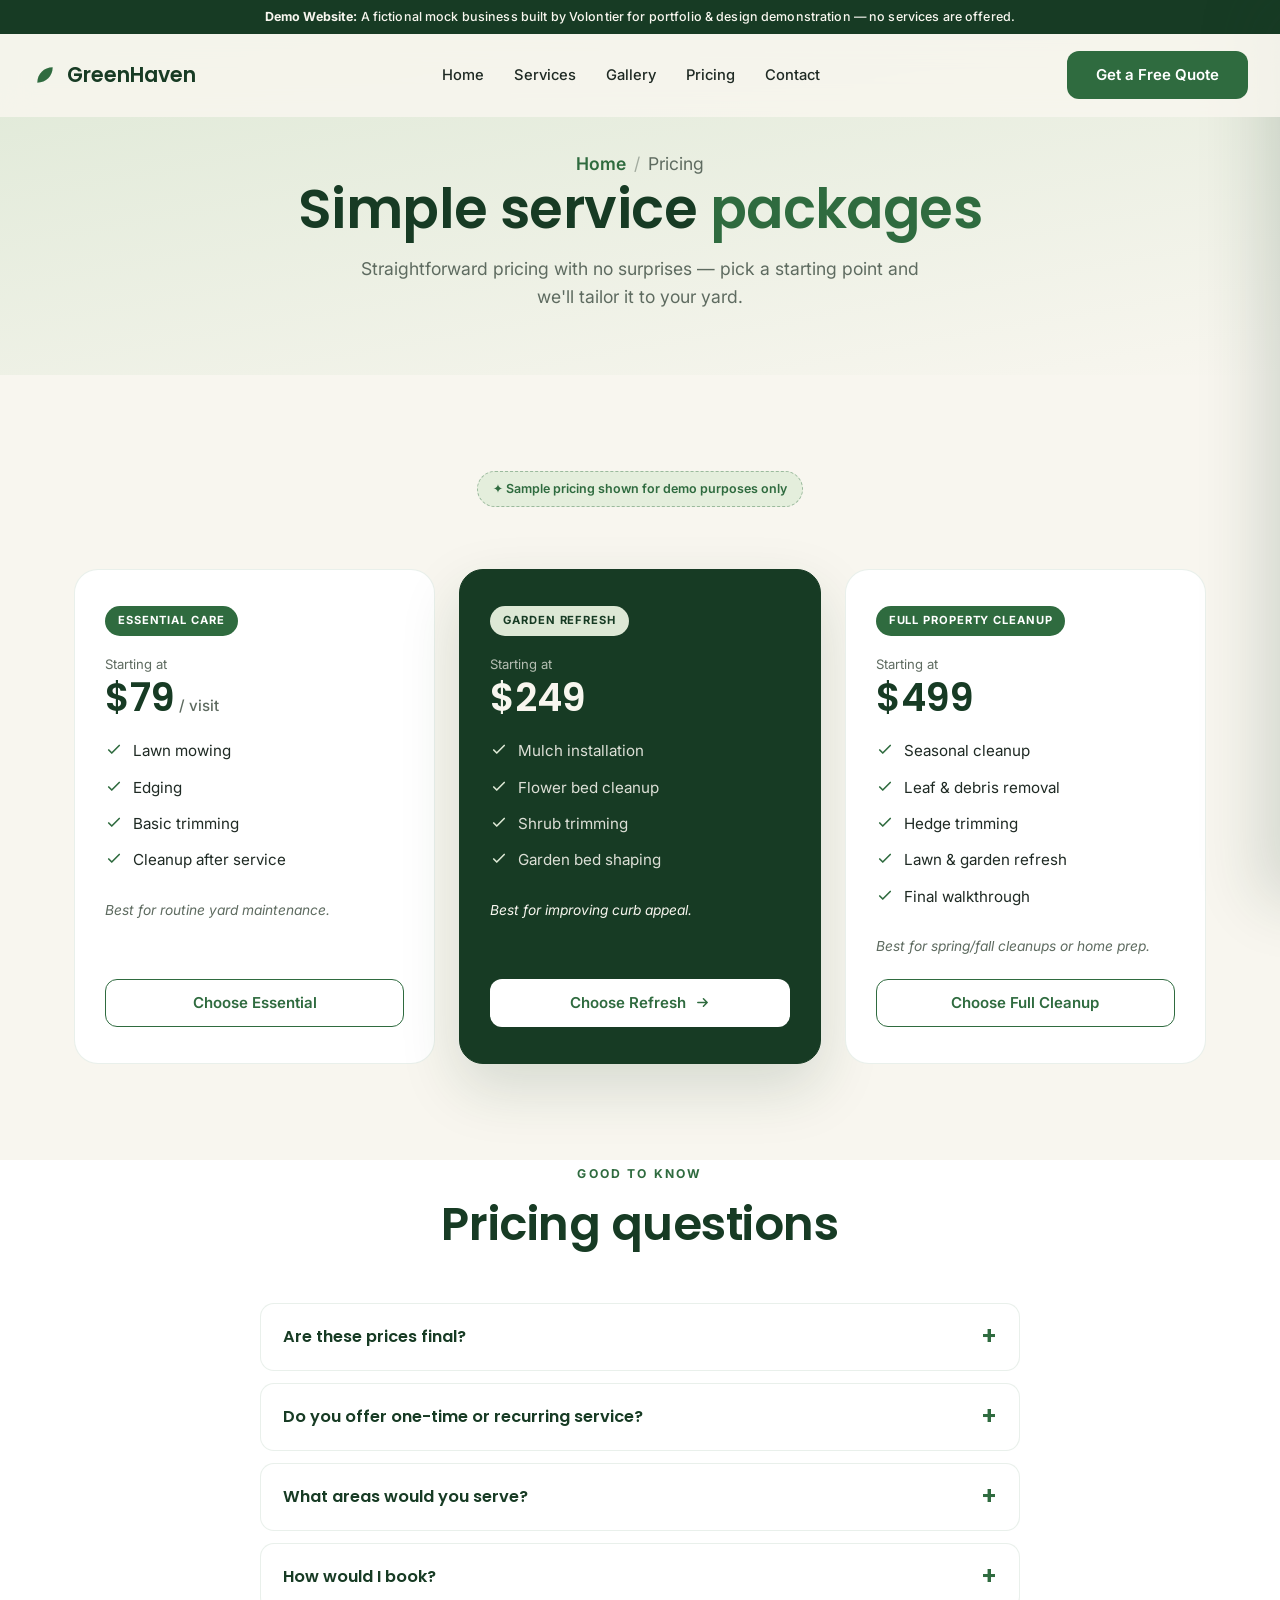
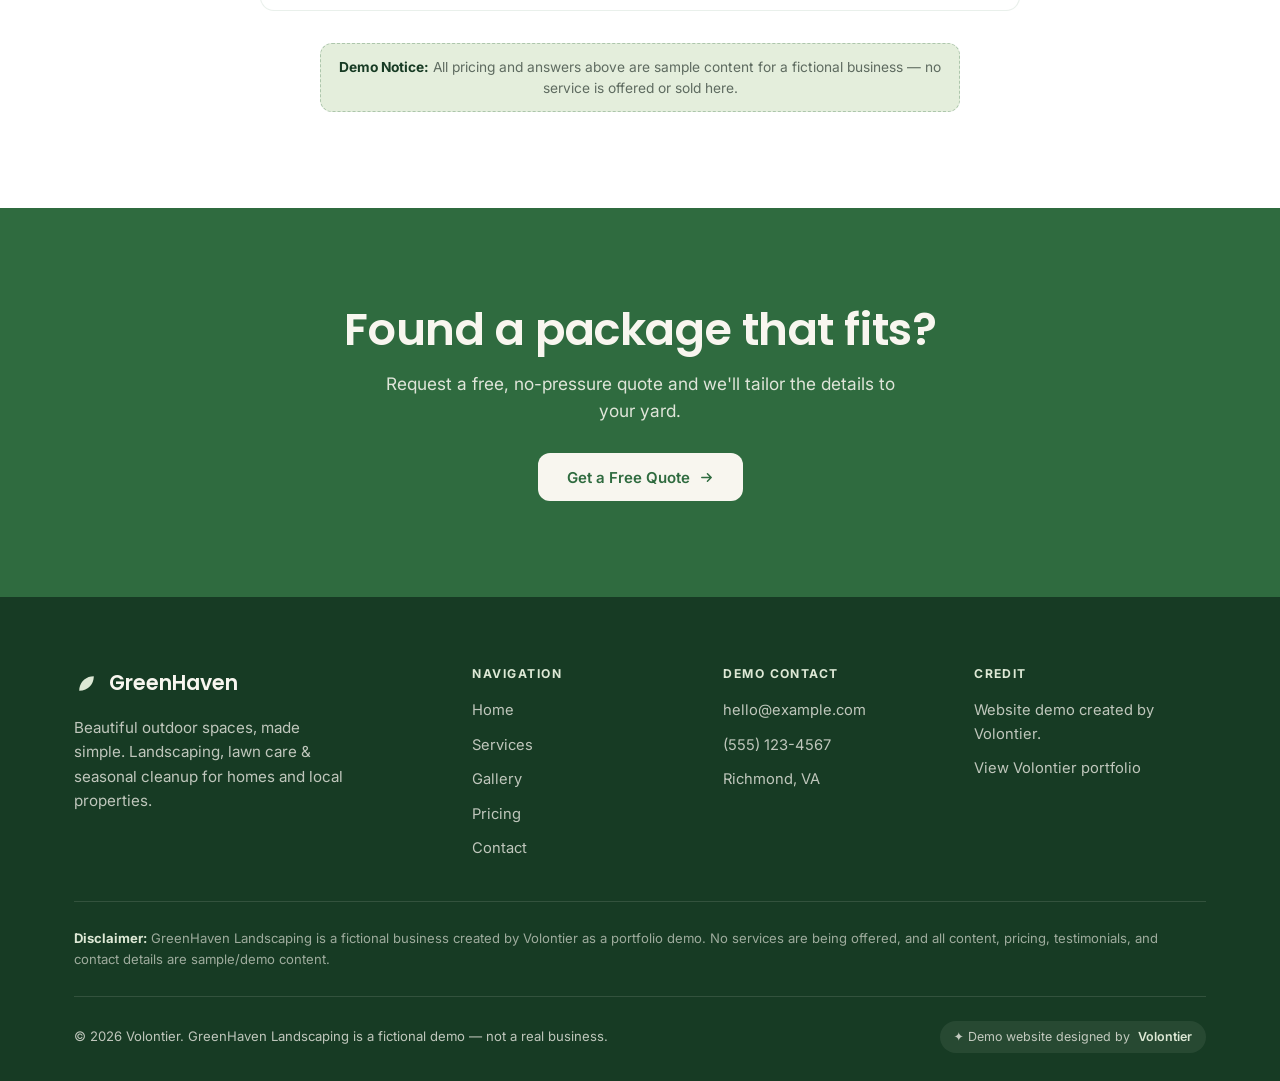
<file: greenhaven-demo/pricing.html>
<!DOCTYPE html>
<html lang="en">
<head>
  <meta charset="UTF-8" />
  <meta name="viewport" content="width=device-width, initial-scale=1.0" />
  <title>Pricing | GreenHaven Landscaping — Demo by Volontier</title>
  <meta name="description" content="Sample landscaping service packages — Essential Care, Garden Refresh, and Full Property Cleanup — shown on this fictional GreenHaven demo site by Volontier." />
  <meta name="robots" content="index, follow" />
  <meta name="author" content="Volontier" />
  <meta property="og:type" content="website" />
  <meta property="og:title" content="Pricing | GreenHaven Landscaping — Demo by Volontier" />
  <!-- Fictional demo business built by Volontier for portfolio purposes. No services are offered. -->
  <link rel="preconnect" href="https://fonts.googleapis.com" />
  <link rel="preconnect" href="https://fonts.gstatic.com" crossorigin />
  <link href="https://fonts.googleapis.com/css2?family=Poppins:wght@500;600;700&family=Inter:wght@400;500;600;700&display=swap" rel="stylesheet" />
  <link rel="icon" type="image/svg+xml" href="leaf.svg" />
  <link rel="stylesheet" href="styles.css" />
</head>
<body>

  <div class="demo-banner" role="note"><span><strong>Demo Website:</strong> A fictional mock business built by Volontier for portfolio &amp; design demonstration — no services are offered.</span></div>

  <nav id="nav">
    <a href="index.html" class="brand"><span class="leaf" aria-hidden="true"></span> GreenHaven</a>
    <ul class="nav-links">
      <li><a href="index.html">Home</a></li>
      <li><a href="services.html">Services</a></li>
      <li><a href="gallery.html">Gallery</a></li>
      <li><a href="pricing.html" class="active">Pricing</a></li>
      <li><a href="contact.html">Contact</a></li>
    </ul>
    <div class="nav-right"><a href="contact.html" class="btn btn-primary">Get a Free Quote</a></div>
    <button class="hamburger" id="hamburger" aria-label="Toggle menu"><span></span><span></span><span></span></button>
  </nav>
  <div class="menu-overlay" id="overlay"></div>
  <div class="mobile-menu" id="mobileMenu">
    <a href="index.html">Home</a>
    <a href="services.html">Services</a>
    <a href="gallery.html">Gallery</a>
    <a href="pricing.html" class="active">Pricing</a>
    <a href="contact.html">Contact</a>
    <a href="contact.html" class="btn btn-primary">Get a Free Quote</a>
  </div>

  <!-- PAGE HERO -->
  <section class="page-hero">
    <div class="wrap">
      <p class="crumbs"><a href="index.html">Home</a><span>/</span>Pricing</p>
      <h1>Simple service <span class="accent">packages</span></h1>
      <p>Straightforward pricing with no surprises — pick a starting point and we'll tailor it to your yard.</p>
    </div>
  </section>

  <!-- PRICING -->
  <section class="pricing">
    <div class="wrap">
      <div class="section-head center reveal" style="margin-bottom:36px;">
        <span class="notice">✦ Sample pricing shown for demo purposes only</span>
      </div>
      <div class="pricing-grid">
        <article class="price-card reveal">
          <span class="price-tag">Essential Care</span>
          <span class="price-from">Starting at</span>
          <div class="price">$79<span> / visit</span></div>
          <ul class="feature-list">
            <li><svg viewBox="0 0 24 24" fill="none" stroke="currentColor" stroke-width="2.2" stroke-linecap="round" stroke-linejoin="round"><path d="m5 12 4 4 10-10"/></svg> Lawn mowing</li>
            <li><svg viewBox="0 0 24 24" fill="none" stroke="currentColor" stroke-width="2.2" stroke-linecap="round" stroke-linejoin="round"><path d="m5 12 4 4 10-10"/></svg> Edging</li>
            <li><svg viewBox="0 0 24 24" fill="none" stroke="currentColor" stroke-width="2.2" stroke-linecap="round" stroke-linejoin="round"><path d="m5 12 4 4 10-10"/></svg> Basic trimming</li>
            <li><svg viewBox="0 0 24 24" fill="none" stroke="currentColor" stroke-width="2.2" stroke-linecap="round" stroke-linejoin="round"><path d="m5 12 4 4 10-10"/></svg> Cleanup after service</li>
          </ul>
          <p class="price-best">Best for routine yard maintenance.</p>
          <a href="contact.html" class="btn btn-secondary">Choose Essential</a>
        </article>
        <article class="price-card featured reveal">
          <span class="price-tag">Garden Refresh</span>
          <span class="price-from">Starting at</span>
          <div class="price">$249</div>
          <ul class="feature-list">
            <li><svg viewBox="0 0 24 24" fill="none" stroke="currentColor" stroke-width="2.2" stroke-linecap="round" stroke-linejoin="round"><path d="m5 12 4 4 10-10"/></svg> Mulch installation</li>
            <li><svg viewBox="0 0 24 24" fill="none" stroke="currentColor" stroke-width="2.2" stroke-linecap="round" stroke-linejoin="round"><path d="m5 12 4 4 10-10"/></svg> Flower bed cleanup</li>
            <li><svg viewBox="0 0 24 24" fill="none" stroke="currentColor" stroke-width="2.2" stroke-linecap="round" stroke-linejoin="round"><path d="m5 12 4 4 10-10"/></svg> Shrub trimming</li>
            <li><svg viewBox="0 0 24 24" fill="none" stroke="currentColor" stroke-width="2.2" stroke-linecap="round" stroke-linejoin="round"><path d="m5 12 4 4 10-10"/></svg> Garden bed shaping</li>
          </ul>
          <p class="price-best">Best for improving curb appeal.</p>
          <a href="contact.html" class="btn btn-light">Choose Refresh
            <svg width="15" height="15" viewBox="0 0 16 16" fill="none"><path d="M3 8h10M9 4l4 4-4 4" stroke="currentColor" stroke-width="1.6" stroke-linecap="round" stroke-linejoin="round"/></svg>
          </a>
        </article>
        <article class="price-card reveal">
          <span class="price-tag">Full Property Cleanup</span>
          <span class="price-from">Starting at</span>
          <div class="price">$499</div>
          <ul class="feature-list">
            <li><svg viewBox="0 0 24 24" fill="none" stroke="currentColor" stroke-width="2.2" stroke-linecap="round" stroke-linejoin="round"><path d="m5 12 4 4 10-10"/></svg> Seasonal cleanup</li>
            <li><svg viewBox="0 0 24 24" fill="none" stroke="currentColor" stroke-width="2.2" stroke-linecap="round" stroke-linejoin="round"><path d="m5 12 4 4 10-10"/></svg> Leaf &amp; debris removal</li>
            <li><svg viewBox="0 0 24 24" fill="none" stroke="currentColor" stroke-width="2.2" stroke-linecap="round" stroke-linejoin="round"><path d="m5 12 4 4 10-10"/></svg> Hedge trimming</li>
            <li><svg viewBox="0 0 24 24" fill="none" stroke="currentColor" stroke-width="2.2" stroke-linecap="round" stroke-linejoin="round"><path d="m5 12 4 4 10-10"/></svg> Lawn &amp; garden refresh</li>
            <li><svg viewBox="0 0 24 24" fill="none" stroke="currentColor" stroke-width="2.2" stroke-linecap="round" stroke-linejoin="round"><path d="m5 12 4 4 10-10"/></svg> Final walkthrough</li>
          </ul>
          <p class="price-best">Best for spring/fall cleanups or home prep.</p>
          <a href="contact.html" class="btn btn-secondary">Choose Full Cleanup</a>
        </article>
      </div>
    </div>
  </section>

  <!-- FAQ -->
  <section class="services" style="padding-top:0;">
    <div class="wrap">
      <div class="section-head center reveal">
        <span class="eyebrow">Good to Know</span>
        <h2>Pricing questions</h2>
      </div>
      <div class="faq-list reveal">
        <details class="faq-item">
          <summary>Are these prices final?</summary>
          <p>No — these are sample figures shown for this demo. On a real site, final pricing would depend on yard size, condition, and the services chosen, confirmed in your free quote.</p>
        </details>
        <details class="faq-item">
          <summary>Do you offer one-time or recurring service?</summary>
          <p>Both. Packages like Essential Care work well as recurring visits, while Garden Refresh and Full Property Cleanup are great as one-time projects. (Demo content — nothing is actually scheduled.)</p>
        </details>
        <details class="faq-item">
          <summary>What areas would you serve?</summary>
          <p>This demo is set in a sample service area around Richmond, VA. A real version would list the specific neighborhoods and towns covered.</p>
        </details>
        <details class="faq-item">
          <summary>How would I book?</summary>
          <p>You'd start by requesting a free quote through the contact form. On this demo the form simply shows a confirmation message and doesn't send anywhere.</p>
        </details>
      </div>
      <p class="demo-note" style="max-width:640px;margin:32px auto 0;text-align:center;"><strong>Demo Notice:</strong> All pricing and answers above are sample content for a fictional business — no service is offered or sold here.</p>
    </div>
  </section>

  <!-- CTA BAND -->
  <section class="cta-band">
    <div class="wrap reveal">
      <h2>Found a package that fits?</h2>
      <p>Request a free, no-pressure quote and we'll tailor the details to your yard.</p>
      <a href="contact.html" class="btn btn-light">Get a Free Quote
        <svg width="15" height="15" viewBox="0 0 16 16" fill="none"><path d="M3 8h10M9 4l4 4-4 4" stroke="currentColor" stroke-width="1.6" stroke-linecap="round" stroke-linejoin="round"/></svg>
      </a>
    </div>
  </section>

  <!-- FOOTER -->
  <footer>
    <div class="wrap">
      <div class="footer-grid">
        <div class="footer-brand">
          <a href="index.html" class="brand"><span class="leaf" aria-hidden="true"></span> GreenHaven</a>
          <p>Beautiful outdoor spaces, made simple. Landscaping, lawn care &amp; seasonal cleanup for homes and local properties.</p>
        </div>
        <div class="footer-col"><h4>Navigation</h4><ul><li><a href="index.html">Home</a></li><li><a href="services.html">Services</a></li><li><a href="gallery.html">Gallery</a></li><li><a href="pricing.html">Pricing</a></li><li><a href="contact.html">Contact</a></li></ul></div>
        <div class="footer-col"><h4>Demo Contact</h4><ul><li><a href="mailto:hello@example.com">hello@example.com</a></li><li><a href="tel:+15551234567">(555) 123-4567</a></li><li>Richmond, VA</li></ul></div>
        <div class="footer-col"><h4>Credit</h4><ul><li>Website demo created by Volontier.</li><li><a href="../portfolio.html">View Volontier portfolio</a></li></ul></div>
      </div>
      <p class="footer-disclaimer"><strong>Disclaimer:</strong> GreenHaven Landscaping is a fictional business created by Volontier as a portfolio demo. No services are being offered, and all content, pricing, testimonials, and contact details are sample/demo content.</p>
      <div class="footer-bottom">
        <span>© 2026 Volontier. GreenHaven Landscaping is a fictional demo — not a real business.</span>
        <span class="demo-credit">✦ Demo website designed by <a href="../portfolio.html">Volontier</a></span>
      </div>
    </div>
  </footer>

  <button class="to-top" id="toTop" aria-label="Back to top">↑</button>
  <script src="script.js"></script>
</body>
</html>
</file>
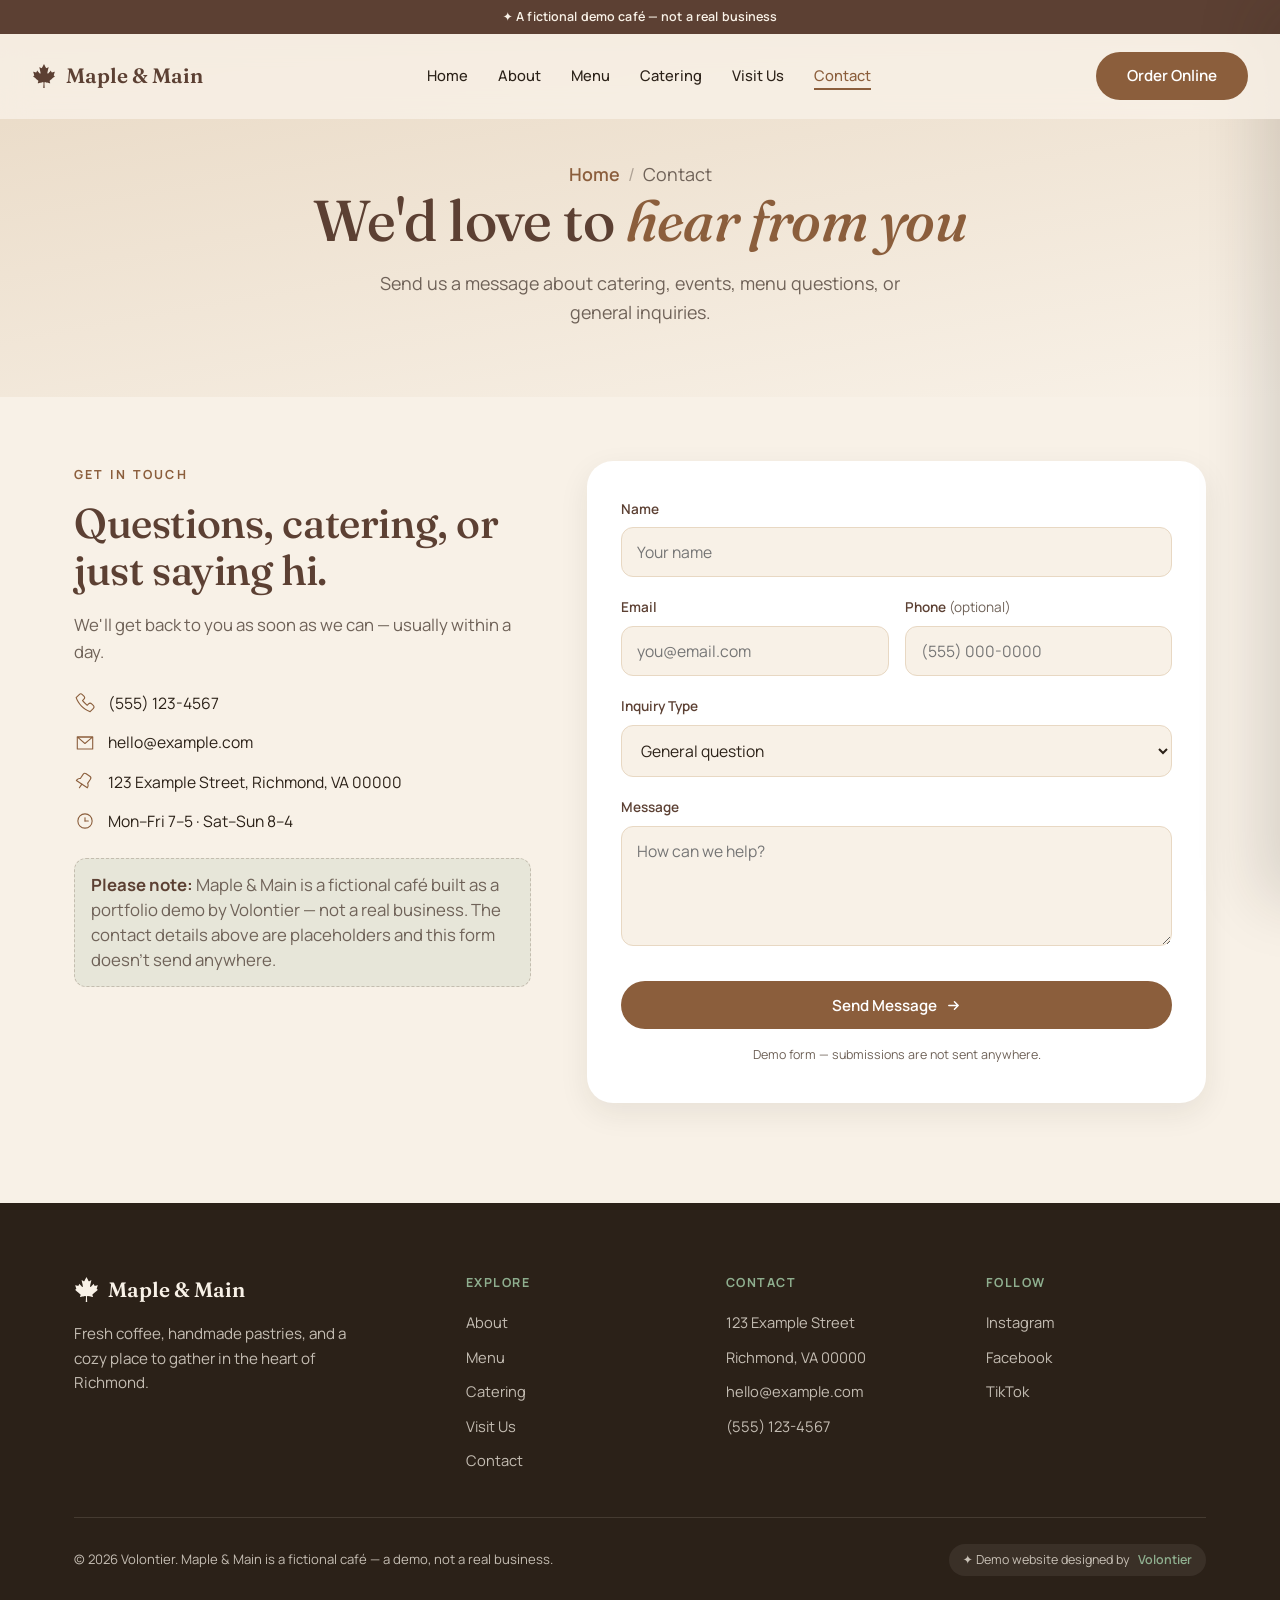
<file: maple-main/contact.html>
<!DOCTYPE html>
<html lang="en">
<head>
  <meta charset="UTF-8" />
  <meta name="viewport" content="width=device-width, initial-scale=1.0" />
  <title>Contact | Maple &amp; Main Café — Richmond, VA</title>
  <meta name="description" content="Get in touch with Maple & Main Café about catering, events, menu questions, or general inquiries in Richmond, VA." />
  <meta name="robots" content="index, follow" />
  <meta name="author" content="Volontier" />
  <link rel="preconnect" href="https://fonts.googleapis.com" />
  <link rel="preconnect" href="https://fonts.gstatic.com" crossorigin />
  <link href="https://fonts.googleapis.com/css2?family=Fraunces:ital,opsz,wght@0,9..144,400;0,9..144,500;0,9..144,600;1,9..144,400&family=Manrope:wght@400;500;600;700&display=swap" rel="stylesheet" />
  <link rel="icon" type="image/svg+xml" href="leaf.svg" />
  <link rel="stylesheet" href="styles.css" />
</head>
<body>

  <div class="demo-banner" role="note">✦ A fictional demo café — not a real business</div>

  <nav id="nav">
    <a href="index.html" class="brand"><span class="leaf" aria-hidden="true"></span> Maple &amp; Main</a>
    <ul class="nav-links">
      <li><a href="index.html">Home</a></li>
      <li><a href="about.html">About</a></li>
      <li><a href="menu.html">Menu</a></li>
      <li><a href="catering.html">Catering</a></li>
      <li><a href="visit.html">Visit Us</a></li>
      <li><a href="contact.html" class="active">Contact</a></li>
    </ul>
    <div class="nav-right"><a href="menu.html" class="btn btn-primary">Order Online</a></div>
    <button class="hamburger" id="hamburger" aria-label="Toggle menu"><span></span><span></span><span></span></button>
  </nav>
  <div class="menu-overlay" id="overlay"></div>
  <div class="mobile-menu" id="mobileMenu">
    <a href="index.html">Home</a>
    <a href="about.html">About</a>
    <a href="menu.html">Menu</a>
    <a href="catering.html">Catering</a>
    <a href="visit.html">Visit Us</a>
    <a href="contact.html" class="active">Contact</a>
    <a href="menu.html" class="btn btn-primary">Order Online</a>
  </div>

  <section class="page-hero">
    <div class="wrap">
      <p class="crumbs"><a href="index.html">Home</a><span>/</span>Contact</p>
      <h1>We'd love to <span class="accent">hear from you</span></h1>
      <p>Send us a message about catering, events, menu questions, or general inquiries.</p>
    </div>
  </section>

  <section style="padding-top:64px;">
    <div class="wrap">
      <div class="contact-grid">
        <div class="contact-aside reveal">
          <span class="eyebrow">Get in Touch</span>
          <h2>Questions, catering, or just saying hi.</h2>
          <p>We'll get back to you as soon as we can — usually within a day.</p>
          <div class="ca-detail"><svg class="hd-ic"><use href="icons.svg#ic-phone"></use></svg><span>(555) 123-4567</span></div>
          <div class="ca-detail"><svg class="hd-ic"><use href="icons.svg#ic-letter"></use></svg><span>hello@example.com</span></div>
          <div class="ca-detail"><svg class="hd-ic"><use href="icons.svg#ic-pin"></use></svg><span>123 Example Street, Richmond, VA 00000</span></div>
          <div class="ca-detail"><svg class="hd-ic"><use href="icons.svg#ic-clock"></use></svg><span>Mon–Fri 7–5 · Sat–Sun 8–4</span></div>
          <p class="demo-note"><strong>Please note:</strong> Maple &amp; Main is a fictional café built as a portfolio demo by Volontier — not a real business. The contact details above are placeholders and this form doesn't send anywhere.</p>
        </div>
        <form id="contactForm" data-demo-form novalidate>
          <div class="field">
            <label for="name">Name</label>
            <input type="text" id="name" name="name" placeholder="Your name" required />
          </div>
          <div class="field-row">
            <div class="field">
              <label for="email">Email</label>
              <input type="email" id="email" name="email" placeholder="you@email.com" required />
            </div>
            <div class="field">
              <label for="phone">Phone <span style="font-weight:400;color:var(--muted);">(optional)</span></label>
              <input type="tel" id="phone" name="phone" placeholder="(555) 000-0000" />
            </div>
          </div>
          <div class="field">
            <label for="inquiry">Inquiry Type</label>
            <select id="inquiry" name="inquiry">
              <option>General question</option>
              <option>Catering</option>
              <option>Private event</option>
              <option>Feedback</option>
            </select>
          </div>
          <div class="field">
            <label for="message">Message</label>
            <textarea id="message" name="message" placeholder="How can we help?" required></textarea>
          </div>
          <button type="submit" class="btn btn-primary">Send Message
            <svg width="15" height="15" viewBox="0 0 16 16" fill="none"><path d="M3 8h10M9 4l4 4-4 4" stroke="currentColor" stroke-width="1.6" stroke-linecap="round" stroke-linejoin="round"/></svg>
          </button>
          <p class="form-note">Demo form — submissions are not sent anywhere.</p>
          <div class="form-success" id="formSuccess">
            <div class="fs-ic">✅</div>
            <h3>Thanks for reaching out!</h3>
            <p>This demo form shows how customers could contact Maple &amp; Main Café.</p>
          </div>
        </form>
      </div>
    </div>
  </section>

  <footer>
    <div class="wrap">
      <div class="footer-grid">
        <div class="footer-brand"><a href="index.html" class="brand"><span class="leaf" aria-hidden="true"></span> Maple &amp; Main</a><p>Fresh coffee, handmade pastries, and a cozy place to gather in the heart of Richmond.</p></div>
        <div class="footer-col"><h4>Explore</h4><ul><li><a href="about.html">About</a></li><li><a href="menu.html">Menu</a></li><li><a href="catering.html">Catering</a></li><li><a href="visit.html">Visit Us</a></li><li><a href="contact.html">Contact</a></li></ul></div>
        <div class="footer-col"><h4>Contact</h4><ul><li>123 Example Street</li><li>Richmond, VA 00000</li><li><a href="mailto:hello@example.com">hello@example.com</a></li><li><a href="tel:+15551234567">(555) 123-4567</a></li></ul></div>
        <div class="footer-col"><h4>Follow</h4><ul><li><a href="#">Instagram</a></li><li><a href="#">Facebook</a></li><li><a href="#">TikTok</a></li></ul></div>
      </div>
      <div class="footer-bottom"><span>© 2026 Volontier. Maple &amp; Main is a fictional café — a demo, not a real business.</span><span class="demo-credit">✦ Demo website designed by <a href="../portfolio.html">Volontier</a></span></div>
    </div>
  </footer>

  <button class="to-top" id="toTop" aria-label="Back to top">↑</button>
  <script src="script.js"></script>
</body>
</html>
</file>
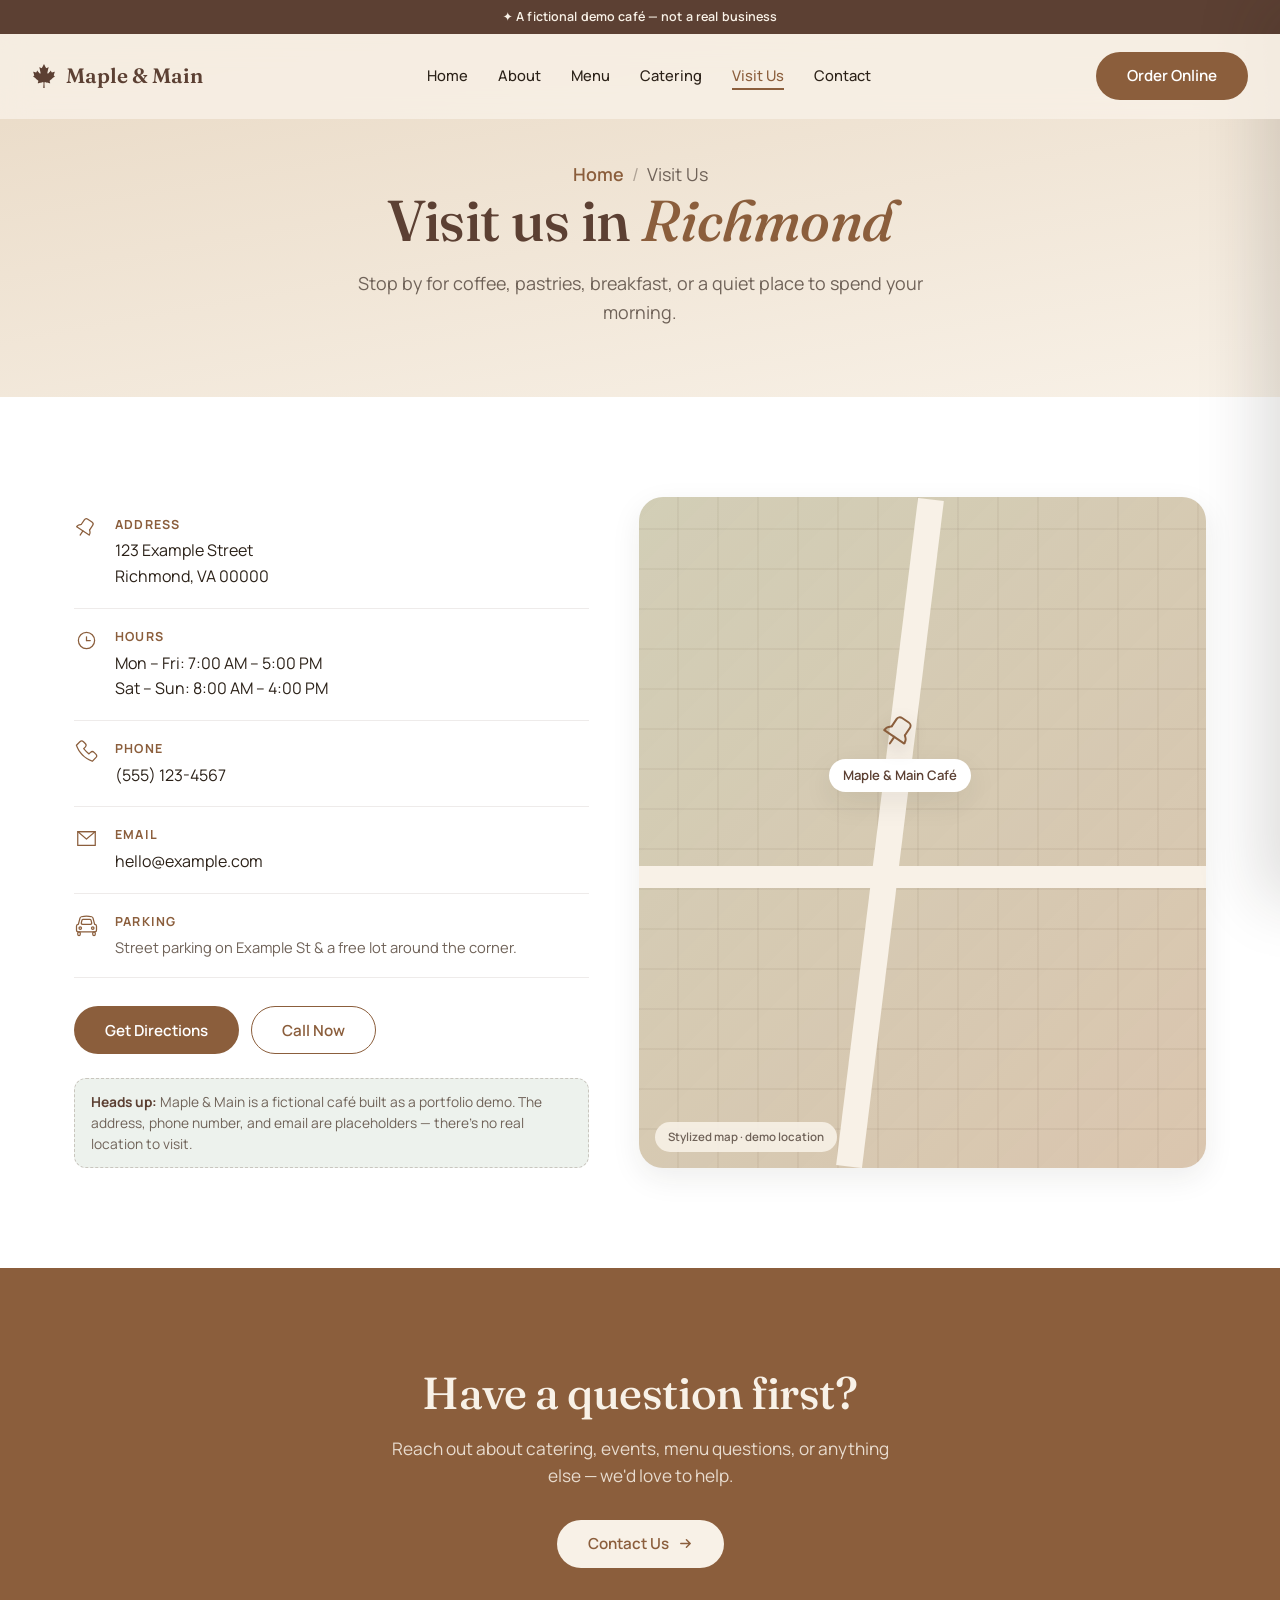
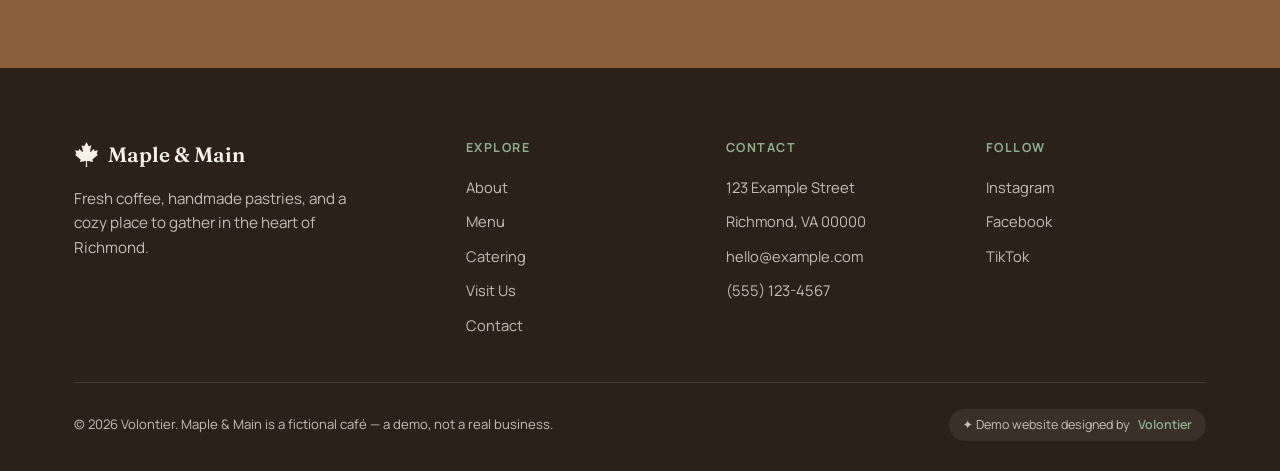
<file: maple-main/visit.html>
<!DOCTYPE html>
<html lang="en">
<head>
  <meta charset="UTF-8" />
  <meta name="viewport" content="width=device-width, initial-scale=1.0" />
  <title>Visit Us | Maple &amp; Main Café — Hours &amp; Location in Richmond, VA</title>
  <meta name="description" content="Find Maple & Main Café at 123 Example Street, Richmond, VA 00000. Hours, directions, and contact details for our cozy neighborhood café." />
  <meta name="robots" content="index, follow" />
  <meta name="author" content="Volontier" />
  <link rel="preconnect" href="https://fonts.googleapis.com" />
  <link rel="preconnect" href="https://fonts.gstatic.com" crossorigin />
  <link href="https://fonts.googleapis.com/css2?family=Fraunces:ital,opsz,wght@0,9..144,400;0,9..144,500;0,9..144,600;1,9..144,400&family=Manrope:wght@400;500;600;700&display=swap" rel="stylesheet" />
  <link rel="icon" type="image/svg+xml" href="leaf.svg" />
  <link rel="stylesheet" href="styles.css" />
</head>
<body>

  <div class="demo-banner" role="note">✦ A fictional demo café — not a real business</div>

  <nav id="nav">
    <a href="index.html" class="brand"><span class="leaf" aria-hidden="true"></span> Maple &amp; Main</a>
    <ul class="nav-links">
      <li><a href="index.html">Home</a></li>
      <li><a href="about.html">About</a></li>
      <li><a href="menu.html">Menu</a></li>
      <li><a href="catering.html">Catering</a></li>
      <li><a href="visit.html" class="active">Visit Us</a></li>
      <li><a href="contact.html">Contact</a></li>
    </ul>
    <div class="nav-right"><a href="menu.html" class="btn btn-primary">Order Online</a></div>
    <button class="hamburger" id="hamburger" aria-label="Toggle menu"><span></span><span></span><span></span></button>
  </nav>
  <div class="menu-overlay" id="overlay"></div>
  <div class="mobile-menu" id="mobileMenu">
    <a href="index.html">Home</a>
    <a href="about.html">About</a>
    <a href="menu.html">Menu</a>
    <a href="catering.html">Catering</a>
    <a href="visit.html" class="active">Visit Us</a>
    <a href="contact.html">Contact</a>
    <a href="menu.html" class="btn btn-primary">Order Online</a>
  </div>

  <section class="page-hero">
    <div class="wrap">
      <p class="crumbs"><a href="index.html">Home</a><span>/</span>Visit Us</p>
      <h1>Visit us in <span class="accent">Richmond</span></h1>
      <p>Stop by for coffee, pastries, breakfast, or a quiet place to spend your morning.</p>
    </div>
  </section>

  <section class="visit">
    <div class="wrap">
      <div class="visit-grid">
        <div class="visit-info reveal">
          <div class="info-row"><svg class="hd-ic"><use href="icons.svg#ic-pin"></use></svg><div><h4>Address</h4><p>123 Example Street<br>Richmond, VA 00000</p></div></div>
          <div class="info-row"><svg class="hd-ic"><use href="icons.svg#ic-clock"></use></svg><div><h4>Hours</h4><p>Mon – Fri: 7:00 AM – 5:00 PM<br>Sat – Sun: 8:00 AM – 4:00 PM</p></div></div>
          <div class="info-row"><svg class="hd-ic"><use href="icons.svg#ic-phone"></use></svg><div><h4>Phone</h4><p>(555) 123-4567</p></div></div>
          <div class="info-row"><svg class="hd-ic"><use href="icons.svg#ic-letter"></use></svg><div><h4>Email</h4><p>hello@example.com</p></div></div>
          <div class="info-row"><svg class="hd-ic"><use href="icons.svg#ic-car"></use></svg><div><h4>Parking</h4><p class="muted">Street parking on Example St &amp; a free lot around the corner.</p></div></div>
          <div class="visit-btns">
            <a href="#" class="btn btn-primary">Get Directions</a>
            <a href="tel:+15551234567" class="btn btn-secondary">Call Now</a>
          </div>
          <p class="demo-note"><strong>Heads up:</strong> Maple &amp; Main is a fictional café built as a portfolio demo. The address, phone number, and email are placeholders — there's no real location to visit.</p>
        </div>
        <div class="map-box reveal" role="img" aria-label="Stylized map showing Maple & Main Café location in Richmond">
          <div class="map-road r1"></div>
          <div class="map-road r2"></div>
          <div class="map-pin"><svg class="pin-dot hd-ic" style="width:40px;height:40px;color:var(--coffee);" aria-hidden="true"><use href="icons.svg#ic-pin"></use></svg><span class="pin-label">Maple &amp; Main Café</span></div>
          <span class="map-badge">Stylized map · demo location</span>
        </div>
      </div>
    </div>
  </section>

  <section class="cta-band">
    <div class="wrap reveal">
      <h2>Have a question first?</h2>
      <p>Reach out about catering, events, menu questions, or anything else — we'd love to help.</p>
      <a href="contact.html" class="btn btn-light">Contact Us
        <svg width="15" height="15" viewBox="0 0 16 16" fill="none"><path d="M3 8h10M9 4l4 4-4 4" stroke="currentColor" stroke-width="1.6" stroke-linecap="round" stroke-linejoin="round"/></svg>
      </a>
    </div>
  </section>

  <footer>
    <div class="wrap">
      <div class="footer-grid">
        <div class="footer-brand"><a href="index.html" class="brand"><span class="leaf" aria-hidden="true"></span> Maple &amp; Main</a><p>Fresh coffee, handmade pastries, and a cozy place to gather in the heart of Richmond.</p></div>
        <div class="footer-col"><h4>Explore</h4><ul><li><a href="about.html">About</a></li><li><a href="menu.html">Menu</a></li><li><a href="catering.html">Catering</a></li><li><a href="visit.html">Visit Us</a></li><li><a href="contact.html">Contact</a></li></ul></div>
        <div class="footer-col"><h4>Contact</h4><ul><li>123 Example Street</li><li>Richmond, VA 00000</li><li><a href="mailto:hello@example.com">hello@example.com</a></li><li><a href="tel:+15551234567">(555) 123-4567</a></li></ul></div>
        <div class="footer-col"><h4>Follow</h4><ul><li><a href="#">Instagram</a></li><li><a href="#">Facebook</a></li><li><a href="#">TikTok</a></li></ul></div>
      </div>
      <div class="footer-bottom"><span>© 2026 Volontier. Maple &amp; Main is a fictional café — a demo, not a real business.</span><span class="demo-credit">✦ Demo website designed by <a href="../portfolio.html">Volontier</a></span></div>
    </div>
  </footer>

  <button class="to-top" id="toTop" aria-label="Back to top">↑</button>
  <script src="script.js"></script>
</body>
</html>
</file>
<file: styles.css>
/* ========================
   VOLONTIER — GLOBAL STYLES
   ======================== */

@import url('https://fonts.googleapis.com/css2?family=Cormorant+Garamond:ital,wght@0,300;0,400;0,600;1,300;1,400&family=DM+Sans:ital,wght@0,300;0,400;0,500;1,300&display=swap');

@font-face {
  font-family: 'TAN Pearl';
  src: url('https://fontdownloader.net/wp-content/uploads/download/TAN-Pearl-Font/TAN-PEARL-Regular.woff2') format('woff2');
  font-weight: normal;
  font-style: normal;
  font-display: swap;
}

:root {
  --font-logo: 'TAN Pearl', 'Cormorant Garamond', Georgia, serif;
}

:root {
  --cream: #F7F3EC;
  --ivory: #FDFAF5;
  --charcoal: #181614;
  --gold: #C8A96E;
  --gold-light: #E8D5A3;
  --lavender: #D4CCE8;
  --sage: #B8C9B0;
  --coral: #E8896A;
  --blush: #F2D9D0;
  --midnight: #0F0D0B;
  --font-serif: 'Cormorant Garamond', Georgia, serif;
  --font-sans: 'DM Sans', -apple-system, sans-serif;
  --ease: cubic-bezier(0.25, 0.46, 0.45, 0.94);
  --bounce: cubic-bezier(0.34, 1.56, 0.64, 1);
  --transition: cubic-bezier(0.25, 0.46, 0.45, 0.94);
}

*, *::before, *::after {
  margin: 0;
  padding: 0;
  box-sizing: border-box;
}

html {
  scroll-behavior: smooth;
  overflow-x: hidden;
}

body {
  background: var(--cream);
  color: var(--charcoal);
  font-family: var(--font-sans);
  font-weight: 300;
  line-height: 1.6;
  overflow-x: hidden;
}

/* ========================
   NAVIGATION
   ======================== */

/* ========================
   NAVIGATION
   ======================== */

nav {
  position: fixed;
  top: 0;
  left: 0;
  right: 0;
  z-index: 1000;
  padding: 20px 48px;
  display: flex;
  align-items: center;
  transition: background 0.5s var(--ease), padding 0.4s, box-shadow 0.4s;
}

nav.scrolled {
  background: rgba(247, 243, 236, 0.95);
  backdrop-filter: blur(24px);
  padding: 12px 48px;
  box-shadow: 0 1px 0 rgba(200, 169, 110, 0.18);
}

/* Left: nav links */
.nav-left {
  display: flex;
  align-items: center;
  gap: 36px;
  list-style: none;
  flex: 1;
}

.nav-left a,
.nav-left a:visited,
.nav-left a:hover {
  text-decoration: none;
  color: var(--charcoal);
  font-size: 0.72rem;
  font-weight: 400;
  letter-spacing: 0.18em;
  text-transform: uppercase;
  position: relative;
  transition: color 0.3s;
}

.nav-left a::after {
  content: '';
  position: absolute;
  bottom: -3px;
  left: 0;
  width: 0;
  height: 1px;
  background: var(--gold);
  transition: width 0.35s var(--ease);
}

.nav-left a:hover::after { width: 100%; }

/* Left takes all remaining space */
.nav-left { flex: 1; }

/* Center: wordmark — absolutely centered so it never shifts layout */
.nav-wordmark {
  position: absolute;
  left: 50%;
  transform: translateX(-50%);
  text-decoration: none;
  white-space: nowrap;
}

.nav-wordmark-text {
  font-family: var(--font-logo);
  font-size: 1.45rem;
  font-weight: 700;
  letter-spacing: 0.28em;
  color: var(--charcoal);
  text-transform: uppercase;
  display: block;
  line-height: 1;
  transition: color 0.4s, letter-spacing 0.4s var(--ease);
  position: relative;
}

.nav-wordmark-text::after {
  content: '';
  display: block;
  width: 0;
  height: 1px;
  background: linear-gradient(90deg, transparent, var(--gold), transparent);
  margin: 5px auto 0;
  transition: width 0.5s var(--ease);
}

.nav-wordmark:hover .nav-wordmark-text {
  color: var(--gold);
  letter-spacing: 0.38em;
}

.nav-wordmark:hover .nav-wordmark-text::after {
  width: 100%;
}

/* Right: CTA */
.nav-right {
  margin-left: auto;
  display: flex;
  justify-content: flex-end;
  align-items: center;
}

.nav-cta {
  background: var(--charcoal);
  color: var(--cream);
  padding: 10px 26px;
  border-radius: 100px;
  font-size: 0.72rem;
  font-weight: 400;
  letter-spacing: 0.12em;
  text-transform: uppercase;
  text-decoration: none;
  transition: background 0.3s, color 0.3s, transform 0.25s var(--bounce), box-shadow 0.3s;
}

.nav-cta:hover {
  background: var(--gold);
  color: var(--charcoal);
  transform: translateY(-2px);
  box-shadow: 0 8px 24px rgba(200, 169, 110, 0.4);
}

/* Legacy — keep for mobile fallback */
.nav-logo {
  font-family: var(--font-logo);
  font-size: 1.5rem;
  font-weight: 700;
  color: var(--charcoal);
  text-decoration: none;
  letter-spacing: 0.2em;
  display: none;
}

/* Mobile hamburger */
.hamburger {
  display: none;
  flex-direction: column;
  gap: 5px;
  cursor: pointer;
  padding: 8px;
  justify-self: end;
  z-index: 1001;
}

.hamburger span {
  width: 22px;
  height: 1.5px;
  background: var(--charcoal);
  transition: transform 0.3s var(--ease), opacity 0.3s;
  display: block;
  transform-origin: center;
}

.hamburger.open span:nth-child(1) { transform: translateY(6.5px) rotate(45deg); }
.hamburger.open span:nth-child(2) { opacity: 0; transform: scaleX(0); }
.hamburger.open span:nth-child(3) { transform: translateY(-6.5px) rotate(-45deg); }

/* Mobile nav overlay — hidden by default, only shown on mobile */
.mobile-menu {
  display: none;
}

.mobile-menu a:not(.btn) {
  font-size: 0.72rem;
  letter-spacing: 0.18em;
  text-transform: uppercase;
  color: var(--charcoal);
  text-decoration: none;
  padding: 18px 0;
  border-bottom: 1px solid rgba(24,22,20,0.06);
  transition: color 0.2s, padding-left 0.2s;
  display: block;
}

.mobile-menu a:not(.btn):hover {
  color: var(--gold);
  padding-left: 6px;
}

.mobile-menu .mobile-cta {
  margin-top: 20px;
  justify-content: center;
  text-align: center;
}

/* Only show on mobile */
@media (max-width: 768px) {
  .mobile-menu {
    display: flex;
    flex-direction: column;
    gap: 0;
    position: fixed;
    top: 56px;
    left: 0;
    right: 0;
    background: var(--cream);
    padding: 16px 24px 28px;
    z-index: 999;
    opacity: 0;
    pointer-events: none;
    transform: translateY(-8px);
    transition: opacity 0.25s var(--ease), transform 0.25s var(--ease);
    border-bottom: 1px solid rgba(24,22,20,0.08);
    box-shadow: 0 12px 40px rgba(24,22,20,0.1);
  }

  .mobile-menu.open {
    opacity: 1;
    pointer-events: auto;
    transform: translateY(0);
  }
}

/* ========================
   MARQUEE TICKER
   ======================== */

.marquee-wrap {
  overflow: hidden;
  background: var(--charcoal);
  padding: 14px 0;
  position: relative;
  z-index: 10;
}

.marquee-track {
  display: flex;
  animation: marquee 28s linear infinite;
  white-space: nowrap;
}

.marquee-track span {
  color: var(--gold);
  font-size: 0.72rem;
  letter-spacing: 0.22em;
  text-transform: uppercase;
  padding: 0 36px;
  flex-shrink: 0;
}

.marquee-track span.dot {
  color: rgba(247,243,236,0.3);
  padding: 0;
}

@keyframes marquee {
  from { transform: translateX(0); }
  to   { transform: translateX(-50%); }
}

/* ========================
   BUTTONS
   ======================== */

.btn {
  display: inline-flex;
  align-items: center;
  gap: 10px;
  padding: 15px 34px;
  border-radius: 100px;
  font-family: var(--font-sans);
  font-size: 0.78rem;
  font-weight: 400;
  letter-spacing: 0.15em;
  text-transform: uppercase;
  text-decoration: none;
  transition: transform 0.3s var(--bounce), box-shadow 0.3s, background 0.3s, color 0.3s;
  border: none;
  position: relative;
  overflow: hidden;
}

.btn::after {
  content: '';
  position: absolute;
  inset: 0;
  background: rgba(255,255,255,0.12);
  transform: translateX(-100%) skewX(-10deg);
  transition: transform 0.5s var(--ease);
}

.btn:hover::after { transform: translateX(110%) skewX(-10deg); }

.btn-primary {
  background: var(--charcoal);
  color: var(--cream);
}

.btn-primary:hover {
  transform: translateY(-3px);
  box-shadow: 0 16px 40px rgba(24, 22, 20, 0.28);
}

.btn-outline {
  background: transparent;
  color: var(--charcoal);
  border: 1.5px solid currentColor;
}

.btn-outline:hover {
  background: var(--charcoal);
  color: var(--cream);
  transform: translateY(-3px);
}

.btn-gold {
  background: var(--gold);
  color: var(--charcoal);
}

.btn-gold:hover {
  transform: translateY(-3px);
  box-shadow: 0 16px 40px rgba(200, 169, 110, 0.45);
}

.btn svg {
  transition: transform 0.35s var(--bounce);
}

.btn:hover svg { transform: translateX(5px); }

/* ========================
   SECTION COMMONS
   ======================== */

section { position: relative; }

.section-label {
  display: inline-flex;
  align-items: center;
  gap: 12px;
  font-size: 0.68rem;
  letter-spacing: 0.28em;
  text-transform: uppercase;
  color: var(--gold);
  margin-bottom: 20px;
  font-weight: 400;
}

.section-label::before {
  content: '';
  width: 28px;
  height: 1px;
  background: currentColor;
}

h1, h2, h3 {
  font-family: var(--font-serif);
  font-weight: 300;
  line-height: 1.1;
}

/* ========================
   REVEAL ANIMATIONS
   ======================== */

.reveal {
  opacity: 0;
  transform: translateY(50px);
  transition: opacity 0.85s var(--ease), transform 0.85s var(--ease);
}

.reveal.visible {
  opacity: 1;
  transform: translateY(0);
}

.reveal-left {
  opacity: 0;
  transform: translateX(-40px);
  transition: opacity 0.85s var(--ease), transform 0.85s var(--ease);
}

.reveal-left.visible {
  opacity: 1;
  transform: translateX(0);
}

.reveal-scale {
  opacity: 0;
  transform: scale(0.92);
  transition: opacity 0.85s var(--ease), transform 0.85s var(--ease);
}

.reveal-scale.visible {
  opacity: 1;
  transform: scale(1);
}

.reveal-delay-1 { transition-delay: 0.1s; }
.reveal-delay-2 { transition-delay: 0.22s; }
.reveal-delay-3 { transition-delay: 0.36s; }
.reveal-delay-4 { transition-delay: 0.52s; }
.reveal-delay-5 { transition-delay: 0.68s; }

/* ========================
   GRADIENT TEXT
   ======================== */

.text-gradient {
  background: linear-gradient(135deg, var(--gold) 0%, var(--coral) 100%);
  -webkit-background-clip: text;
  -webkit-text-fill-color: transparent;
  background-clip: text;
}

/* ========================
   TILT CARD
   ======================== */

.tilt-card {
  transform-style: preserve-3d;
  transition: transform 0.15s ease-out;
}

/* ========================
   FOOTER
   ======================== */

footer {
  background: var(--midnight);
  color: var(--cream);
  padding: 80px 80px 40px;
}

.footer-top {
  display: grid;
  grid-template-columns: 1fr 1fr 1fr;
  gap: 60px;
  padding-bottom: 60px;
  border-bottom: 1px solid rgba(247, 243, 236, 0.1);
  margin-bottom: 40px;
}

.footer-brand .logo {
  font-family: var(--font-serif);
  font-size: 2.5rem;
  font-weight: 600;
  color: var(--gold);
  margin-bottom: 16px;
  display: block;
}

.footer-brand p {
  font-size: 0.85rem;
  color: rgba(247, 243, 236, 0.45);
  line-height: 1.8;
  max-width: 280px;
}

.footer-col h4 {
  font-family: var(--font-sans);
  font-size: 0.68rem;
  letter-spacing: 0.22em;
  text-transform: uppercase;
  color: var(--gold);
  margin-bottom: 24px;
  font-weight: 400;
}

.footer-col ul {
  list-style: none;
  display: flex;
  flex-direction: column;
  gap: 12px;
}

.footer-col a {
  color: rgba(247, 243, 236, 0.5);
  text-decoration: none;
  font-size: 0.85rem;
  transition: color 0.3s, padding-left 0.3s;
  display: inline-block;
}

.footer-col a:hover {
  color: var(--gold);
  padding-left: 4px;
}

.footer-bottom {
  display: flex;
  justify-content: space-between;
  align-items: center;
  font-size: 0.75rem;
  color: rgba(247, 243, 236, 0.25);
}

/* ========================
   SCROLL PROGRESS
   ======================== */

.scroll-progress {
  position: fixed;
  top: 0;
  left: 0;
  width: 100%;
  height: 2px;
  background: linear-gradient(90deg, var(--gold), var(--coral));
  z-index: 9999;
  transform: scaleX(0);
  transform-origin: left center;
  will-change: transform;
}

/* ========================
   RESPONSIVE
   ======================== */

@media (max-width: 768px) {
  nav { padding: 16px 24px; }
  nav.scrolled { padding: 12px 24px; }

  .nav-left { display: none; }
  .nav-right { display: none; }

  /* On mobile the wordmark is no longer absolutely centered — just left-aligned */
  .nav-wordmark {
    position: static;
    transform: none;
    flex: 1;
  }

  .nav-wordmark-text {
    font-size: 1.1rem;
    letter-spacing: 0.22em;
    text-align: left;
  }

  .hamburger { display: flex; }

  footer { padding: 60px 24px 32px; }
  .footer-top { grid-template-columns: 1fr; gap: 40px; }
}
</file>
<file: home.css>
/* ========================
   HOME — PLAYFUL LUXURY
   ======================== */

/* ─── HERO ──────────────────────────────── */

.hero {
  min-height: 100vh;
  display: flex;
  flex-direction: column;
  background: var(--ivory);
  position: relative;
  overflow: hidden;
}

/* Two-column content grid */
.hero-grid {
  flex: 1;
  display: grid;
  grid-template-columns: 1fr 1fr;
  align-items: center;
  padding: 100px 80px 48px;
  gap: 60px;
  position: relative;
  z-index: 2;
}

/* Left copy column */
.hero-copy {
  display: flex;
  flex-direction: column;
  align-items: flex-start;
}

/* ONE bold organic blob — intentional, not scattered */
.hero-blob-main {
  position: absolute;
  inset: 0;
  pointer-events: none;
  z-index: 0;
}

.hero-blob-main::before {
  content: '';
  position: absolute;
  width: 700px;
  height: 700px;
  background: radial-gradient(ellipse at 60% 40%,
    rgba(200,169,110,0.28) 0%,
    rgba(232,137,106,0.18) 40%,
    transparent 70%);
  top: -100px;
  right: -80px;
  border-radius: 60% 40% 55% 45% / 50% 60% 40% 50%;
  filter: blur(50px);
  animation: morphBlob 14s ease-in-out infinite;
}

.hero-blob-main::after {
  content: '';
  position: absolute;
  width: 500px;
  height: 500px;
  background: radial-gradient(ellipse,
    rgba(176,136,216,0.22) 0%,
    transparent 65%);
  bottom: -80px;
  left: -60px;
  border-radius: 40% 60% 45% 55% / 60% 40% 55% 45%;
  filter: blur(60px);
  animation: morphBlob 18s ease-in-out infinite reverse;
}

@keyframes morphBlob {
  0%,100% { border-radius: 60% 40% 55% 45% / 50% 60% 40% 50%; }
  33%      { border-radius: 40% 60% 35% 65% / 65% 35% 60% 40%; }
  66%      { border-radius: 55% 45% 65% 35% / 40% 60% 45% 55%; }
}

/* Now Open tag — inside meta line */
.hero-open-tag {
  display: inline-flex;
  align-items: center;
  gap: 7px;
  color: rgba(24,22,20,0.52);
}

/* Meta line */
.hero-meta {
  display: inline-flex;
  align-items: center;
  gap: 10px;
  font-size: 0.65rem;
  letter-spacing: 0.18em;
  text-transform: uppercase;
  color: rgba(24,22,20,0.45);
  margin-bottom: 40px;
  background: rgba(24,22,20,0.04);
  border: 1px solid rgba(24,22,20,0.08);
  border-radius: 100px;
  padding: 9px 18px 9px 14px;
}

.hero-meta-line {
  display: none;
}

.hero-meta-dot {
  color: rgba(24,22,20,0.2);
  font-size: 0.5rem;
}

/* Main headline */
.hero-h1 {
  font-family: var(--font-serif);
  font-weight: 300;
  line-height: 1;
  color: var(--charcoal);
  margin-bottom: 0;
  letter-spacing: -0.02em;
}

.h1-top {
  display: block;
  font-size: clamp(4.5rem, 8.5vw, 9.5rem);
  line-height: 0.95;
}

.h1-mid {
  display: block;
  font-size: clamp(2rem, 3.8vw, 4.2rem);
  font-weight: 300;
  color: rgba(24,22,20,0.45);
  letter-spacing: 0.02em;
  margin: 8px 0 4px;
  line-height: 1;
}

/* Swap word wrap */
.h1-swap-wrap {
  display: block;
  font-size: clamp(4.5rem, 8.5vw, 9.5rem);
  height: 1.15em;
  overflow: hidden;
}

.h1-swap {
  display: block;
  font-style: italic;
  line-height: 1.05;
  padding-bottom: 0.04em;
  color: var(--gold);
  will-change: transform, opacity;
}

.h1-swap.entering {
  animation: swapIn 0.55s cubic-bezier(0.34, 1.56, 0.64, 1) forwards;
}

.h1-swap.exiting {
  animation: swapOut 0.35s ease-in forwards;
}

@keyframes swapIn {
  from { transform: translateY(105%); opacity: 0; }
  to   { transform: translateY(0);    opacity: 1; }
}

@keyframes swapOut {
  from { transform: translateY(0);     opacity: 1; }
  to   { transform: translateY(-105%); opacity: 0; }
}

/* Squiggle */
.hero-squiggle {
  margin: 2px 0 32px;
}

/* Desc */
.hero-desc {
  font-size: 1rem;
  color: rgba(24,22,20,0.58);
  line-height: 1.8;
  max-width: 460px;
  margin-bottom: 44px;
}

.hero-desc em {
  font-style: italic;
  color: var(--charcoal);
}

/* CTAs */
.hero-ctas {
  display: flex;
  align-items: center;
  gap: 28px;
  flex-wrap: wrap;
}

.hero-link {
  font-size: 0.82rem;
  color: rgba(24,22,20,0.5);
  text-decoration: none;
  letter-spacing: 0.05em;
  transition: color 0.3s, transform 0.25s var(--bounce);
  display: inline-flex;
  align-items: center;
  gap: 4px;
}

.hero-link:hover {
  color: var(--charcoal);
  transform: translateX(4px);
}

/* ─── RIGHT CARD ZONE ───────────────────────── */

.hero-card-zone {
  position: relative;
  display: flex;
  align-items: flex-start;
  justify-content: center;
  padding-top: 20px;
}

/* Stamp — top-right of zone */
.hero-stamp {
  position: absolute;
  top: 0;
  right: 0;
  animation: stampSpin 26s linear infinite;
  z-index: 5;
  opacity: 0.78;
}

@keyframes stampSpin {
  from { transform: rotate(0deg); }
  to   { transform: rotate(360deg); }
}

/* Cards — in flow, overlapping via negative margin */
.hcard {
  border-radius: 24px;
  transition: transform 0.5s var(--bounce), box-shadow 0.4s;
  pointer-events: auto;
  cursor: default;
  position: relative;
  flex-shrink: 0;
}

/* PRIMARY — Noir: large, dominant */
.hcard-noir {
  width: 290px;
  padding: 40px 40px 36px;
  background: var(--charcoal);
  transform: rotate(-2.5deg);
  z-index: 2;
  box-shadow: 0 56px 120px rgba(24,22,20,0.42), 0 0 0 1px rgba(200,169,110,0.08);
  margin-top: 24px;
}
.hcard-noir:hover {
  transform: rotate(-0.5deg) translateY(-12px);
  box-shadow: 0 72px 150px rgba(24,22,20,0.5);
  z-index: 4;
}

/* SECONDARY — Vivid: smaller, clearly subordinate */
.hcard-vivid {
  width: 210px;
  padding: 26px 28px 22px;
  background: linear-gradient(145deg, #FCD9C5 0%, #EAD0F8 52%, #C6E0FF 100%);
  transform: rotate(4.5deg) translateY(52px);
  z-index: 1;
  box-shadow: 0 28px 72px rgba(180,100,80,0.2);
  margin-left: -52px;
}
.hcard-vivid:hover {
  transform: rotate(2deg) translateY(38px) scale(1.04);
  z-index: 3;
  box-shadow: 0 40px 90px rgba(180,100,80,0.28);
}

/* Now Open dot — inside meta line */
.sticker-dot {
  width: 6px;
  height: 6px;
  background: #6EE6A0;
  border-radius: 50%;
  display: inline-block;
  animation: stickerPulse 2s ease-in-out infinite;
  flex-shrink: 0;
}

@keyframes stickerPulse {
  0%,100% { opacity: 1; transform: scale(1); }
  50%      { opacity: 0.5; transform: scale(0.65); }
}

/* Card content */
.hcard-eyebrow {
  font-family: var(--font-sans);
  font-size: 0.57rem;
  letter-spacing: 0.26em;
  text-transform: uppercase;
  margin-bottom: 6px;
}
.hcard-noir .hcard-eyebrow { color: rgba(247,243,236,0.36); }
.hcard-vivid .hcard-eyebrow { color: rgba(24,22,20,0.38); }

.hcard-type {
  font-family: var(--font-serif);
  font-size: 4.5rem;
  font-style: italic;
  font-weight: 300;
  line-height: 1;
  margin-bottom: 0;
  letter-spacing: -0.02em;
  color: rgba(200,169,110,0.13);
}

.hcard-vivid .hcard-type { display: none; }

.hcard-name {
  font-family: var(--font-serif);
  font-weight: 300;
  font-style: italic;
  line-height: 1;
  letter-spacing: -0.01em;
  margin-bottom: 22px;
}
.hcard-noir .hcard-name { font-size: 2.8rem; color: var(--gold); }
.hcard-vivid .hcard-name { font-size: 2rem; color: var(--charcoal); margin-bottom: 16px; }

.hcard-swatches { display: flex; gap: 8px; align-items: center; }

.sw {
  width: 20px;
  height: 20px;
  border-radius: 50%;
  display: block;
  box-shadow: 0 2px 8px rgba(0,0,0,0.18);
}




/* ─── MANIFESTO ─────────────────────────── */

.manifesto-section {
  background: var(--charcoal);
  padding: 80px;
  position: relative;
  overflow: hidden;
  text-align: center;
}

.manifesto-text {
  font-family: var(--font-serif);
  font-size: clamp(1.5rem, 3.2vw, 2.8rem);
  font-weight: 300;
  color: var(--cream);
  line-height: 1.5;
  max-width: 860px;
  margin: 0 auto;
  position: relative;
  z-index: 1;
}

.manifesto-text em { font-style: italic; color: var(--gold); }

.manifesto-deco-left,
.manifesto-deco-right {
  position: absolute;
  font-size: 5rem;
  color: rgba(200,169,110,0.07);
  top: 50%;
  transform: translateY(-50%);
  pointer-events: none;
  font-family: var(--font-serif);
}

.manifesto-deco-left { left: 48px; }
.manifesto-deco-right { right: 48px; }

/* ─── SERVICES ──────────────────────────── */

.services-section {
  padding: 120px 80px;
  background: var(--ivory);
}

.services-inner { max-width: 1200px; margin: 0 auto; }

.services-header {
  margin-bottom: 64px;
  display: flex;
  align-items: flex-end;
  justify-content: space-between;
  gap: 40px;
  flex-wrap: wrap;
}

.services-header-left { flex-shrink: 0; }

.services-header h2 {
  font-size: clamp(2.8rem, 4.5vw, 5rem);
  font-weight: 300;
  line-height: 1.08;
}

.services-header h2 em {
  font-style: italic;
  background: linear-gradient(135deg, var(--gold), var(--coral));
  -webkit-background-clip: text;
  -webkit-text-fill-color: transparent;
  background-clip: text;
}

.services-sub {
  font-size: 0.95rem;
  color: rgba(24,22,20,0.55);
  line-height: 1.7;
  max-width: 340px;
  padding-bottom: 8px;
}

.services-grid {
  display: grid;
  grid-template-columns: repeat(2, 1fr);
  gap: 16px;
}

.service-card {
  border-radius: 20px;
  padding: 48px 44px;
  position: relative;
  transition: transform 0.4s var(--ease), box-shadow 0.4s var(--ease);
  backface-visibility: hidden;
}

.service-card:hover {
  transform: translateY(-10px);
  box-shadow: 0 32px 64px rgba(24,22,20,0.13);
}

.sc-gold    { background: #F5EDD8; }
.sc-lavender { background: #EAE6F5; }
.sc-coral   { background: #FAE8E0; }
.sc-sage    { background: #E4EEE0; }

.sc-num {
  font-size: 0.62rem;
  letter-spacing: 0.28em;
  opacity: 0.3;
  margin-bottom: 28px;
  font-weight: 400;
}

.sc-glyph {
  width: 32px;
  height: 32px;
  margin-bottom: 24px;
  display: block;
  color: rgba(24,22,20,0.35);
  transition: transform 0.4s var(--ease), color 0.4s var(--ease);
}

.service-card:hover .sc-glyph {
  transform: rotate(18deg) scale(1.1);
  color: rgba(24,22,20,0.65);
}

.service-card h3 {
  font-size: 1.5rem;
  font-weight: 300;
  color: var(--charcoal);
  margin-bottom: 12px;
}

.service-card p {
  font-size: 0.88rem;
  color: rgba(24,22,20,0.6);
  line-height: 1.8;
}

/* ─── WHY US ────────────────────────────── */

.why-section {
  padding: 120px 80px;
  background: var(--cream);
  position: relative;
  overflow: hidden;
}

.why-blob-bg {
  position: absolute;
  width: 600px; height: 600px;
  background: radial-gradient(circle, rgba(212,204,232,0.18) 0%, transparent 70%);
  border-radius: 50%;
  filter: blur(60px);
  top: 50%; right: -100px;
  transform: translateY(-50%);
  pointer-events: none;
}

.why-inner { max-width: 1200px; margin: 0 auto; }

.why-header { margin-bottom: 64px; }

.why-header h2 {
  font-size: clamp(2.8rem, 4.5vw, 5rem);
  font-weight: 300;
  line-height: 1.08;
}

.why-header h2 em {
  font-style: italic;
  background: linear-gradient(135deg, var(--gold), var(--coral));
  -webkit-background-clip: text;
  -webkit-text-fill-color: transparent;
  background-clip: text;
}

.why-cards {
  display: grid;
  grid-template-columns: repeat(4, 1fr);
  gap: 20px;
}

.why-card {
  background: var(--ivory);
  border: 1px solid rgba(24,22,20,0.06);
  border-radius: 20px;
  padding: 36px 28px;
  transition: transform 0.4s var(--ease), box-shadow 0.4s var(--ease), border-color 0.4s var(--ease);
  backface-visibility: hidden;
}

.why-card:hover {
  transform: translateY(-10px);
  box-shadow: 0 32px 64px rgba(24,22,20,0.1);
  border-color: rgba(200,169,110,0.25);
}

.why-icon {
  font-size: 2.2rem;
  margin-bottom: 20px;
  display: block;
  transition: transform 0.4s var(--ease);
  will-change: transform;
}

.why-card:hover .why-icon { transform: translateY(-4px); }

.why-card h3 {
  font-size: 1.15rem;
  font-weight: 400;
  color: var(--charcoal);
  margin-bottom: 10px;
  font-family: var(--font-serif);
}

.why-card p {
  font-size: 0.85rem;
  color: rgba(24,22,20,0.58);
  line-height: 1.8;
}

/* ─── PROCESS ───────────────────────────── */

.process-section {
  padding: 120px 80px;
  background: var(--charcoal);
}

.process-inner { max-width: 900px; margin: 0 auto; }
.process-header { margin-bottom: 72px; }
.process-header .section-label { color: var(--gold); }

.process-header h2 {
  font-size: clamp(2.8rem, 4.5vw, 5rem);
  font-weight: 300;
  color: var(--cream);
  line-height: 1.08;
}

.process-header h2 em {
  font-style: italic;
  background: linear-gradient(135deg, var(--gold), var(--coral));
  -webkit-background-clip: text;
  -webkit-text-fill-color: transparent;
  background-clip: text;
}

.process-steps { display: flex; flex-direction: column; }

.process-step {
  display: grid;
  grid-template-columns: 80px 1fr;
  gap: 32px;
  align-items: start;
  padding: 44px 0;
  border-bottom: 1px solid rgba(247,243,236,0.08);
  transition: padding-left 0.35s var(--ease);
}

.process-step:last-child { border-bottom: none; }
.process-step:hover { padding-left: 12px; }

.ps-number {
  font-family: var(--font-serif);
  font-size: 3.5rem;
  font-weight: 300;
  color: rgba(247,243,236,0.12);
  line-height: 1;
  transition: color 0.35s;
}

.process-step:hover .ps-number { color: var(--gold); }

.ps-body h3 {
  font-size: 1.6rem;
  font-weight: 300;
  color: var(--cream);
  margin-bottom: 10px;
  transition: color 0.35s;
}

.process-step:hover .ps-body h3 { color: var(--gold); }

.ps-body p {
  font-size: 0.9rem;
  color: rgba(247,243,236,0.5);
  line-height: 1.8;
}

/* ─── CTA ───────────────────────────────── */

.cta-section {
  background: var(--cream);
  padding: 140px 80px;
  text-align: center;
  position: relative;
  overflow: hidden;
}

.cta-blob-1 {
  position: absolute;
  width: 600px; height: 600px;
  background: radial-gradient(circle, rgba(200,169,110,0.14) 0%, transparent 70%);
  border-radius: 50%; filter: blur(70px);
  top: -120px; left: -80px;
}
.cta-blob-2 {
  position: absolute;
  width: 500px; height: 500px;
  background: radial-gradient(circle, rgba(212,204,232,0.16) 0%, transparent 70%);
  border-radius: 50%; filter: blur(60px);
  bottom: -80px; right: -60px;
}
.cta-blob-3 {
  position: absolute;
  width: 300px; height: 300px;
  background: radial-gradient(circle, rgba(232,137,106,0.1) 0%, transparent 70%);
  border-radius: 50%; filter: blur(50px);
  top: 50%; left: 55%; transform: translateY(-50%);
}

.cta-inner { position: relative; z-index: 1; max-width: 720px; margin: 0 auto; }

.cta-stamp-mini {
  display: inline-block;
  font-size: 0.68rem;
  letter-spacing: 0.28em;
  text-transform: uppercase;
  color: var(--gold);
  border: 1px solid rgba(200,169,110,0.35);
  border-radius: 100px;
  padding: 8px 22px;
  margin-bottom: 40px;
}

.cta-h2 {
  font-size: clamp(3rem, 6vw, 6.5rem);
  font-weight: 300;
  line-height: 1.08;
  color: var(--charcoal);
  margin-bottom: 24px;
}

.cta-h2 em {
  font-style: italic;
  background: linear-gradient(135deg, var(--gold), var(--coral));
  -webkit-background-clip: text;
  -webkit-text-fill-color: transparent;
  background-clip: text;
}

.cta-sub {
  font-size: 1rem;
  color: rgba(24,22,20,0.55);
  line-height: 1.75;
  max-width: 480px;
  margin: 0 auto 52px;
}

.cta-btns {
  display: flex;
  gap: 14px;
  justify-content: center;
  flex-wrap: wrap;
}

.btn-outline-light {
  background: transparent;
  color: var(--charcoal);
  border: 1.5px solid rgba(24,22,20,0.2);
  border-radius: 100px;
  font-family: var(--font-sans);
  font-size: 0.78rem;
  letter-spacing: 0.15em;
  text-transform: uppercase;
  padding: 15px 34px;
  text-decoration: none;
  transition: border-color 0.3s, background 0.3s, color 0.3s, transform 0.25s var(--bounce);
  display: inline-flex;
  align-items: center;
  gap: 8px;
}

.btn-outline-light:hover {
  border-color: var(--charcoal);
  background: var(--charcoal);
  color: var(--cream);
  transform: translateY(-2px);
}

.cta-doodle {
  position: absolute;
  color: rgba(200,169,110,0.18);
  pointer-events: none;
  font-size: 3.5rem;
  font-family: var(--font-serif);
  animation: doodleDrift 7s ease-in-out infinite;
}

@keyframes doodleDrift {
  0%,100% { transform: translateY(0) rotate(0deg); }
  50%      { transform: translateY(-14px) rotate(10deg); }
}

.d1 { top: 15%; left: 8%;  animation-delay: 0s; }
.d2 { bottom: 20%; left: 5%; font-size: 2.5rem; animation-delay: -3s; }
.d3 { top: 20%; right: 7%; font-size: 2.8rem; animation-delay: -5s; }

/* ─── RESPONSIVE ─────────────────────────── */

@media (max-width: 1100px) {
  .hero-grid { padding: 100px 48px 48px; gap: 40px; }
  .services-section, .why-section, .process-section, .cta-section { padding: 100px 48px; }
}

@media (max-width: 900px) {
  .hero-grid {
    grid-template-columns: 1fr;
    padding: 100px 40px 60px;
    text-align: center;
  }
  .hero-copy { align-items: center; }
  .hero-desc { max-width: 100%; }
  .hero-ctas { justify-content: center; }
  .hero-meta { justify-content: center; }
  .hero-squiggle { margin: 2px auto 32px; }
  .hero-card-zone { display: none; }
}

@media (max-width: 768px) {
  .hero-grid { padding: 88px 24px 56px; }

  .manifesto-section { padding: 60px 24px; }
  .manifesto-deco-left, .manifesto-deco-right { display: none; }

  .services-section,
  .why-section,
  .process-section,
  .cta-section { padding: 80px 24px; }

  .services-grid { grid-template-columns: 1fr; }
  .why-cards { grid-template-columns: 1fr 1fr; }
  .process-step { grid-template-columns: 60px 1fr; }
}

@media (max-width: 500px) {
  .why-cards { grid-template-columns: 1fr; }
  .hero-ctas { flex-direction: column; align-items: center; width: 100%; }
  .hero-ctas .btn { width: 100%; justify-content: center; }
}
</file>
<file: signup.css>
/* ========================
   SIGNUP PAGE STYLES
   ======================== */

body {
  overflow-y: auto;
}

/* Mobile menu — dark to match navbar */
.mobile-menu {
  background: var(--charcoal);
  border-bottom-color: rgba(200,169,110,0.12);
}
.mobile-menu a:not(.btn) { color: var(--cream); border-bottom-color: rgba(247,243,236,0.08); }
.mobile-menu a:not(.btn):hover { color: var(--gold); }
#navbar .hamburger span { background: var(--cream); }

/* Nav — always dark on this split-panel page so it's readable across both halves */
#navbar {
  background: rgba(24, 22, 20, 0.96);
  backdrop-filter: blur(20px);
  box-shadow: 0 1px 0 rgba(200, 169, 110, 0.15);
}

#navbar .nav-wordmark-text,
#navbar .nav-left a {
  color: var(--cream);
}

#navbar .nav-left a::after {
  background: var(--gold);
}

#navbar .nav-cta {
  background: var(--gold);
  color: var(--charcoal);
  border: none;
}

#navbar .nav-cta:hover {
  background: var(--cream);
  color: var(--charcoal);
}

.signup-layout {
  display: grid;
  grid-template-columns: 1fr 1fr;
  min-height: 100vh;
  background: linear-gradient(to right, var(--charcoal) 50%, var(--ivory) 50%);
}

/* LEFT PANEL */
.signup-left {
  background: var(--charcoal);
  position: sticky;
  top: 0;
  height: 100vh;
  overflow: hidden;
  display: flex;
  align-items: center;
  justify-content: center;
}

.signup-left-content {
  padding: 80px 60px;
  position: relative;
  z-index: 1;
  max-width: 480px;
}

.signup-left .section-label {
  color: rgba(200, 169, 110, 0.8);
}

.signup-left .section-label::before {
  background: rgba(200, 169, 110, 0.8);
}

.signup-headline {
  font-size: clamp(3rem, 4vw, 5.5rem);
  font-weight: 300;
  color: var(--cream);
  line-height: 1.1;
  margin: 24px 0 56px;
}

.signup-headline em {
  font-style: italic;
  color: var(--gold);
}

.signup-promises {
  display: flex;
  flex-direction: column;
  gap: 32px;
  margin-bottom: 56px;
}

.promise {
  display: flex;
  gap: 20px;
  align-items: flex-start;
}

.promise-icon {
  font-size: 1.2rem;
  color: var(--gold);
  flex-shrink: 0;
  margin-top: 2px;
}

.promise-title {
  font-size: 0.9rem;
  font-weight: 500;
  color: var(--cream);
  margin-bottom: 4px;
}

.promise-desc {
  font-size: 0.82rem;
  color: rgba(247, 243, 236, 0.45);
  line-height: 1.6;
}

.signup-founding-note {
  display: flex;
  align-items: flex-start;
  gap: 16px;
  background: rgba(200, 169, 110, 0.1);
  border: 1px solid rgba(200, 169, 110, 0.25);
  border-radius: 16px;
  padding: 20px 24px;
}

.founding-icon {
  font-size: 1.2rem;
  color: var(--gold);
  flex-shrink: 0;
  margin-top: 2px;
}

.founding-copy {
  font-size: 0.83rem;
  color: rgba(247, 243, 236, 0.6);
  line-height: 1.65;
}

.founding-copy strong {
  color: var(--cream);
  font-weight: 500;
  display: block;
  margin-bottom: 4px;
}

/* keep old classes harmless in case cached */
.signup-social-proof { display: none; }
.proof-text {
  font-size: 0.82rem;
  color: rgba(247, 243, 236, 0.5);
  line-height: 1.5;
  padding-left: 18px;
}

.proof-text strong {
  color: var(--cream);
  font-weight: 500;
}

.left-orb {
  position: absolute;
  border-radius: 50%;
  filter: blur(60px);
  pointer-events: none;
}

.left-orb-1 {
  width: 400px;
  height: 400px;
  background: radial-gradient(circle, rgba(200, 169, 110, 0.12) 0%, transparent 70%);
  top: -100px;
  right: -100px;
}

.left-orb-2 {
  width: 300px;
  height: 300px;
  background: radial-gradient(circle, rgba(212, 204, 232, 0.08) 0%, transparent 70%);
  bottom: -80px;
  left: -60px;
}

/* RIGHT PANEL */
.signup-right {
  background: var(--ivory);
  display: flex;
  align-items: flex-start;
  justify-content: center;
  padding: 80px 60px;
  min-height: 100vh;
}

.form-container {
  width: 100%;
  max-width: 520px;
  padding-top: 40px;
}

/* Step Indicator */
.step-indicator {
  display: flex;
  align-items: center;
  gap: 0;
  margin-bottom: 8px;
}

.step-dot {
  width: 10px;
  height: 10px;
  border-radius: 50%;
  background: rgba(24, 22, 20, 0.15);
  transition: background 0.4s var(--transition), transform 0.3s;
  flex-shrink: 0;
}

.step-dot.active {
  background: var(--gold);
  transform: scale(1.3);
}

.step-dot.completed {
  background: var(--charcoal);
}

.step-line {
  flex: 1;
  height: 1px;
  background: rgba(24, 22, 20, 0.12);
  max-width: 60px;
}

.step-label {
  font-size: 0.72rem;
  letter-spacing: 0.15em;
  text-transform: uppercase;
  color: rgba(24, 22, 20, 0.4);
  margin-bottom: 48px;
}

/* Form Steps */
.form-step {
  display: none;
  animation: stepIn 0.4s var(--transition) forwards;
}

.form-step.active {
  display: block;
}

@keyframes stepIn {
  from { opacity: 0; transform: translateX(20px); }
  to { opacity: 1; transform: translateX(0); }
}

.step-heading {
  margin-bottom: 40px;
}

.step-heading h2 {
  font-size: 2rem;
  font-weight: 300;
  color: var(--charcoal);
  margin-bottom: 8px;
}

.step-heading p {
  font-size: 0.9rem;
  color: rgba(24, 22, 20, 0.5);
}

/* Form Groups */
.form-group {
  margin-bottom: 32px;
  position: relative;
}

.form-group label {
  display: block;
  font-size: 0.72rem;
  letter-spacing: 0.15em;
  text-transform: uppercase;
  color: rgba(24, 22, 20, 0.5);
  margin-bottom: 10px;
  font-weight: 400;
}

.form-group input[type="text"],
.form-group input[type="email"],
.form-group input[type="url"],
.form-group textarea {
  width: 100%;
  background: none;
  border: none;
  border-bottom: 1.5px solid rgba(24, 22, 20, 0.15);
  padding: 12px 0;
  font-family: var(--font-sans);
  font-size: 1rem;
  color: var(--charcoal);
  outline: none;
  transition: border-color 0.3s;

  resize: none;
}

.form-group input::placeholder,
.form-group textarea::placeholder {
  color: rgba(24, 22, 20, 0.25);
}

.form-group input:focus,
.form-group textarea:focus {
  border-bottom-color: var(--gold);
}

.form-group textarea {
  border: 1.5px solid rgba(24, 22, 20, 0.15);
  border-radius: 12px;
  padding: 16px;
  transition: border-color 0.3s;
  font-size: 0.95rem;
  line-height: 1.7;
}

.form-group textarea:focus {
  border-color: var(--gold);
}

.input-underline {
  position: absolute;
  bottom: 0;
  left: 0;
  width: 0;
  height: 1.5px;
  background: var(--gold);
  transition: width 0.4s var(--transition);
}

.form-group input:focus ~ .input-underline {
  width: 100%;
}

.char-count {
  text-align: right;
  font-size: 0.7rem;
  color: rgba(24, 22, 20, 0.3);
  margin-top: 6px;
}

.field-hint {
  font-size: 0.72rem;
  color: rgba(24, 22, 20, 0.35);
  margin-top: 6px;
}

/* Select */
.select-wrap {
  position: relative;
}

.select-wrap select {
  width: 100%;
  background: none;
  border: none;
  border-bottom: 1.5px solid rgba(24, 22, 20, 0.15);
  padding: 12px 0;
  font-family: var(--font-sans);
  font-size: 1rem;
  color: var(--charcoal);
  outline: none;
  appearance: none;

  transition: border-color 0.3s;
}

.select-wrap select:focus {
  border-bottom-color: var(--gold);
}

.select-arrow {
  position: absolute;
  right: 0;
  top: 50%;
  transform: translateY(-50%);
  color: rgba(24, 22, 20, 0.3);
  font-size: 0.8rem;
  pointer-events: none;
}

/* Option Cards */
.option-grid {
  display: grid;
  grid-template-columns: 1fr 1fr;
  gap: 12px;
}

.option-card {

}

.option-card input[type="radio"] {
  display: none;
}

.option-inner {
  border: 1.5px solid rgba(24, 22, 20, 0.12);
  border-radius: 14px;
  padding: 20px;
  display: flex;
  flex-direction: column;
  gap: 10px;
  transition: all 0.3s var(--transition);

}

.option-inner:hover {
  border-color: rgba(200, 169, 110, 0.4);
  background: rgba(200, 169, 110, 0.04);
}

.option-card input:checked + .option-inner {
  border-color: var(--gold);
  background: rgba(200, 169, 110, 0.08);
  box-shadow: 0 0 0 1px var(--gold);
}

.option-icon {
  font-size: 1.3rem;
  color: rgba(24, 22, 20, 0.3);
  transition: color 0.3s;
}

.option-card input:checked + .option-inner .option-icon {
  color: var(--gold);
}

.option-title {
  font-size: 0.85rem;
  font-weight: 400;
  color: var(--charcoal);
}

/* Budget Pills */
.budget-options {
  display: flex;
  flex-wrap: wrap;
  gap: 10px;
}

.budget-pill {

}

.budget-pill input[type="radio"] {
  display: none;
}

.budget-pill span {
  display: block;
  border: 1.5px solid rgba(24, 22, 20, 0.15);
  border-radius: 100px;
  padding: 10px 20px;
  font-size: 0.82rem;
  letter-spacing: 0.05em;
  color: rgba(24, 22, 20, 0.6);
  transition: all 0.3s var(--transition);

}

.budget-pill span:hover {
  border-color: var(--gold);
  color: var(--charcoal);
}

.budget-pill input:checked + span {
  background: var(--charcoal);
  border-color: var(--charcoal);
  color: var(--cream);
}

/* Checkbox */
.checkbox-group label {
  text-transform: none;
  font-size: 0.85rem;
  color: rgba(24, 22, 20, 0.6);
  letter-spacing: 0;
  display: flex;
  align-items: center;
  gap: 14px;

}

.checkbox-group input[type="checkbox"] {
  display: none;
}

.checkbox-custom {
  width: 20px;
  height: 20px;
  border: 1.5px solid rgba(24, 22, 20, 0.2);
  border-radius: 5px;
  flex-shrink: 0;
  display: flex;
  align-items: center;
  justify-content: center;
  transition: all 0.3s;
}

.checkbox-group input:checked + .checkbox-custom {
  background: var(--charcoal);
  border-color: var(--charcoal);
}

.checkbox-group input:checked + .checkbox-custom::after {
  content: '✓';
  color: var(--gold);
  font-size: 0.75rem;
}

/* Form Navigation */
.form-nav {
  display: flex;
  gap: 14px;
  margin-top: 8px;
}

.form-nav .btn {
  flex: 1;
  justify-content: center;
}

.form-next {
  width: 100%;
  justify-content: center;
  margin-top: 8px;
}

/* Loading state */
.btn-submit.loading {
  opacity: 0.7;
  pointer-events: none;
}

.btn-submit.loading::after {
  content: '';
  width: 14px;
  height: 14px;
  border: 2px solid rgba(247, 243, 236, 0.3);
  border-top-color: var(--cream);
  border-radius: 50%;
  animation: spin 0.8s linear infinite;
  margin-left: 8px;
}

@keyframes spin {
  to { transform: rotate(360deg); }
}

/* Success State */
.form-success {
  display: none;
  text-align: center;
  padding: 40px 0;
  animation: stepIn 0.6s var(--transition) forwards;
}

.form-success.visible {
  display: block;
}

.success-icon {
  font-size: 3rem;
  color: var(--gold);
  margin-bottom: 24px;
  animation: successBounce 0.6s var(--transition);
}

@keyframes successBounce {
  0% { transform: scale(0); }
  70% { transform: scale(1.2); }
  100% { transform: scale(1); }
}

.form-success h2 {
  font-size: 2.5rem;
  font-weight: 300;
  color: var(--charcoal);
  margin-bottom: 16px;
}

.form-success p {
  font-size: 0.95rem;
  color: rgba(24, 22, 20, 0.6);
  line-height: 1.8;
  margin-bottom: 24px;
}

.success-ref {
  display: inline-block;
  background: rgba(200, 169, 110, 0.1);
  border: 1px solid rgba(200, 169, 110, 0.3);
  border-radius: 100px;
  padding: 10px 24px;
  font-size: 0.82rem;
  color: #8B6914;
  letter-spacing: 0.1em;
}

/* Validation errors */
.form-group.error input,
.form-group.error textarea {
  border-color: #E84040;
}

.error-msg {
  font-size: 0.72rem;
  color: #E84040;
  margin-top: 6px;
  display: none;
}

.form-group.error .error-msg {
  display: block;
}

/* Responsive */
@media (max-width: 1024px) {
  .signup-layout {
    grid-template-columns: 1fr;
  }

  .signup-left {
    position: relative;
    height: auto;
    min-height: 50vh;
  }

  .signup-left-content {
    padding: 120px 40px 60px;
  }

  .signup-right {
    padding: 60px 40px;
  }
}

@media (max-width: 640px) {
  .signup-left-content {
    padding: 100px 24px 48px;
  }

  .signup-right {
    padding: 40px 24px;
  }

  .option-grid {
    grid-template-columns: 1fr;
  }

  .form-nav {
    flex-direction: column-reverse;
  }
}
</file>
<file: greenhaven-demo/styles.css>
/* =====================================================
   GREENHAVEN LANDSCAPING — one-page demo
   Fictional business · Demo website designed by Volontier
   ===================================================== */

:root {
  --green:      #2F6B3F;   /* primary */
  --green-dk:   #173B24;   /* dark green */
  --green-soft: #E4EEDC;   /* soft sage tint for hovers */
  --sage:       #DDE8D5;   /* soft sage */
  --cream:      #F8F6EF;   /* background */
  --beige:      #EFE8D8;   /* light beige */
  --ink:        #1F2A24;   /* text dark */
  --muted:      #5E6B60;   /* secondary text */
  --white:      #FFFFFF;
  --star:       #E2B549;   /* testimonial stars */
  --shadow:     0 10px 30px rgba(23, 59, 36, 0.08);
  --shadow-lg:  0 24px 60px rgba(23, 59, 36, 0.15);
  --ease:       cubic-bezier(0.22, 1, 0.36, 1);
  --maxw:       1180px;
}

* { margin: 0; padding: 0; box-sizing: border-box; }

html { scroll-behavior: smooth; scroll-padding-top: calc(var(--banner-h, 34px) + 78px); --banner-h: 34px; }

body {
  font-family: 'Inter', system-ui, -apple-system, sans-serif;
  color: var(--ink);
  background: var(--cream);
  line-height: 1.6;
  -webkit-font-smoothing: antialiased;
  overflow-x: hidden;
}

h1, h2, h3, h4 {
  font-family: 'Poppins', system-ui, sans-serif;
  font-weight: 600;
  color: var(--green-dk);
  line-height: 1.15;
  letter-spacing: -0.01em;
}

a { color: inherit; text-decoration: none; }
img { display: block; max-width: 100%; }

.wrap { max-width: var(--maxw); margin: 0 auto; padding: 0 24px; }
section { padding: 96px 0; }

.eyebrow {
  font-family: 'Inter', sans-serif;
  font-size: 0.76rem; font-weight: 700;
  letter-spacing: 0.18em; text-transform: uppercase;
  color: var(--green); margin-bottom: 14px; display: inline-block;
}

.section-head { max-width: 640px; margin-bottom: 52px; }
.section-head.center { margin-left: auto; margin-right: auto; text-align: center; }
.section-head h2 { font-size: clamp(1.9rem, 4vw, 2.9rem); margin-bottom: 14px; }
.section-head p { color: var(--muted); font-size: 1.06rem; }

/* sample / demo inline notices */
.notice {
  display: inline-flex; align-items: center; gap: 8px;
  background: var(--green-soft); color: var(--green);
  border: 1px dashed rgba(47, 107, 63, 0.4);
  font-size: 0.78rem; font-weight: 600;
  padding: 7px 15px; border-radius: 999px; margin-bottom: 26px;
}

/* ---------- Buttons ---------- */
.btn {
  display: inline-flex; align-items: center; gap: 9px;
  font-family: 'Inter', sans-serif; font-weight: 600; font-size: 0.94rem;
  padding: 14px 28px; border-radius: 12px;
  cursor: pointer; border: 1.5px solid transparent;
  transition: transform 0.25s var(--ease), background 0.25s, box-shadow 0.25s, color 0.25s, border-color 0.25s;
  min-height: 48px; line-height: 1;
}
.btn svg { transition: transform 0.25s var(--ease); }
.btn:hover svg { transform: translateX(3px); }
.btn-primary { background: var(--green); color: var(--white); }
.btn-primary:hover { background: var(--green-dk); transform: translateY(-2px); box-shadow: 0 12px 26px rgba(47,107,63,0.3); }
.btn-secondary { background: transparent; color: var(--green); border-color: var(--green); }
.btn-secondary:hover { background: var(--green-soft); transform: translateY(-2px); }
.btn-light { background: var(--white); color: var(--green); }
.btn-light:hover { transform: translateY(-2px); box-shadow: var(--shadow); }

/* ---------- Demo banner ---------- */
.demo-banner {
  position: fixed; top: 0; left: 0; right: 0; z-index: 95;
  min-height: 34px; display: grid; place-items: center;
  background: var(--green-dk); color: var(--cream);
  font-size: clamp(0.66rem, 2.7vw, 0.78rem); font-weight: 500;
  letter-spacing: 0.01em; text-align: center; padding: 6px 14px;
  line-height: 1.35;
}
.demo-banner strong { font-weight: 700; }

/* ---------- Nav ---------- */
nav {
  position: fixed; top: var(--banner-h, 34px); left: 0; right: 0; z-index: 100;
  display: flex; align-items: center; justify-content: space-between;
  padding: 17px 32px;
  background: rgba(248, 246, 239, 0.84);
  backdrop-filter: blur(14px); -webkit-backdrop-filter: blur(14px);
  border-bottom: 1px solid transparent;
  transition: padding 0.3s var(--ease), background 0.3s, border-color 0.3s, box-shadow 0.3s;
}
nav.scrolled { padding: 11px 32px; border-color: rgba(47,107,63,0.12); box-shadow: 0 4px 24px rgba(23,59,36,0.06); }
.brand { display: flex; align-items: center; gap: 9px; font-family: 'Poppins', sans-serif; font-size: 1.28rem; font-weight: 600; color: var(--green-dk); }
.brand .leaf {
  width: 1.25em; height: 1.25em; flex-shrink: 0;
  background-color: var(--green);
  -webkit-mask: url('leaf.svg') center / contain no-repeat;
  mask: url('leaf.svg') center / contain no-repeat;
  display: inline-block;
}
.nav-links { display: flex; align-items: center; gap: 30px; list-style: none; }
.nav-links a { font-size: 0.92rem; font-weight: 500; color: var(--ink); position: relative; transition: color 0.2s; cursor: pointer; }
.nav-links a::after { content: ''; position: absolute; left: 0; bottom: -5px; width: 0; height: 2px; background: var(--green); transition: width 0.28s var(--ease); }
.nav-links a:hover { color: var(--green); }
.nav-links a:hover::after { width: 100%; }
.nav-right { display: flex; align-items: center; }

.hamburger { display: none; flex-direction: column; gap: 5px; cursor: pointer; padding: 6px; background: none; border: none; }
.hamburger span { width: 24px; height: 2px; background: var(--green-dk); border-radius: 2px; transition: transform 0.3s, opacity 0.3s; }
.hamburger.open span:nth-child(1) { transform: translateY(7px) rotate(45deg); }
.hamburger.open span:nth-child(2) { opacity: 0; }
.hamburger.open span:nth-child(3) { transform: translateY(-7px) rotate(-45deg); }

.mobile-menu {
  position: fixed; top: 0; right: 0; bottom: 0; width: min(80vw, 320px);
  background: var(--cream); z-index: 99; padding: 100px 30px 32px;
  display: flex; flex-direction: column; gap: 4px;
  transform: translateX(100%); transition: transform 0.4s var(--ease);
  box-shadow: -20px 0 60px rgba(23,59,36,0.16);
}
.mobile-menu.open { transform: translateX(0); }
.mobile-menu a { font-family: 'Poppins', sans-serif; font-size: 1.24rem; color: var(--green-dk); padding: 13px 0; border-bottom: 1px solid rgba(47,107,63,0.1); cursor: pointer; }
.mobile-menu a.active { color: var(--green); }
.mobile-menu .btn { margin-top: 22px; justify-content: center; border-bottom: none; }
.mobile-menu .btn-primary { color: var(--white); }
.menu-overlay { position: fixed; inset: 0; background: rgba(23,59,36,0.42); z-index: 98; opacity: 0; pointer-events: none; transition: opacity 0.3s; }
.menu-overlay.open { opacity: 1; pointer-events: auto; }

/* ---------- Icon system ---------- */
.hd-ic { width: 24px; height: 24px; flex-shrink: 0; color: var(--green); display: inline-block; }
.feat-ic {
  width: 56px; height: 56px; border-radius: 16px; flex-shrink: 0;
  background: var(--green-soft); color: var(--green);
  display: grid; place-items: center;
}
.feat-ic .hd-ic { width: 30px; height: 30px; }

/* ---------- Hero ---------- */
.hero { padding: 150px 0 84px; position: relative; }
.hero::before {
  content: ''; position: absolute; inset: 0; z-index: -1;
  background: radial-gradient(900px 460px at 78% 12%, rgba(221,232,213,0.55), transparent 70%);
}
.hero-grid { display: grid; grid-template-columns: 1.04fr 0.96fr; gap: 56px; align-items: center; }
.badge {
  display: inline-flex; align-items: center; gap: 8px;
  background: var(--green-soft); color: var(--green);
  font-size: 0.78rem; font-weight: 700; letter-spacing: 0.03em;
  padding: 7px 15px; border-radius: 999px; margin-bottom: 24px;
}
.badge .dot { width: 7px; height: 7px; border-radius: 50%; background: var(--green); }
.hero h1 { font-size: clamp(2.5rem, 5.2vw, 4rem); margin-bottom: 20px; }
.hero h1 .accent { color: var(--green); }
.hero-sub { font-size: 1.14rem; color: var(--muted); max-width: 470px; margin-bottom: 34px; }
.hero-btns { display: flex; gap: 14px; flex-wrap: wrap; }
.hero-meta { display: flex; gap: 28px; margin-top: 40px; flex-wrap: wrap; }
.hero-meta div { font-size: 0.9rem; color: var(--muted); }
.hero-meta strong { display: block; font-family: 'Poppins', sans-serif; font-size: 1.05rem; color: var(--green-dk); font-weight: 600; }

.hero-visual { position: relative; }
.hero-img-main { width: 100%; aspect-ratio: 4/5; object-fit: cover; border-radius: 28px; box-shadow: var(--shadow-lg); }
.hero-img-float {
  position: absolute; bottom: -26px; left: -34px;
  width: 180px; aspect-ratio: 1; object-fit: cover;
  border-radius: 20px; border: 6px solid var(--cream); box-shadow: var(--shadow-lg);
}
.hero-chip {
  position: absolute; top: 24px; right: -16px;
  background: var(--white); border-radius: 16px; padding: 13px 17px;
  box-shadow: var(--shadow-lg); display: flex; align-items: center; gap: 11px;
}
.hero-chip .chip-ic { width: 42px; height: 42px; border-radius: 12px; flex-shrink: 0; background: var(--green-soft); color: var(--green); display: grid; place-items: center; }
.hero-chip .chip-ic .hd-ic { width: 23px; height: 23px; }
.hero-chip strong { font-family: 'Poppins', sans-serif; color: var(--green-dk); font-size: 0.92rem; display: block; }
.hero-chip span { font-size: 0.74rem; color: var(--muted); }

/* ---------- Trust marquee ---------- */
.marquee { background: var(--green-dk); color: var(--cream); padding: 16px 0; overflow: hidden; white-space: nowrap; }
.marquee-track { display: inline-flex; gap: 0; animation: scroll 30s linear infinite; }
.marquee-track span { font-family: 'Poppins', sans-serif; font-weight: 500; font-size: 1.05rem; padding: 0 26px; opacity: 0.9; }
.marquee-track .star { opacity: 0.5; }
@keyframes scroll { to { transform: translateX(-50%); } }

/* ---------- Services ---------- */
.services { background: var(--white); }
.services-grid { display: grid; grid-template-columns: repeat(3, 1fr); gap: 22px; }
.service-card {
  background: var(--cream); border: 1px solid rgba(47,107,63,0.08);
  border-radius: 20px; padding: 32px 28px;
  transition: transform 0.32s var(--ease), box-shadow 0.32s, border-color 0.32s;
}
.service-card:hover { transform: translateY(-6px); box-shadow: var(--shadow); border-color: rgba(47,107,63,0.18); }
.service-card .feat-ic { margin-bottom: 20px; }
.service-card h3 { font-size: 1.3rem; margin-bottom: 9px; }
.service-card p { color: var(--muted); font-size: 0.97rem; }

/* photo-led service cards (services page) */
.svc-card {
  background: var(--white); border: 1px solid rgba(47,107,63,0.08);
  border-radius: 20px; overflow: hidden; display: flex; flex-direction: column;
  transition: transform 0.32s var(--ease), box-shadow 0.32s, border-color 0.32s;
}
.svc-card:hover { transform: translateY(-6px); box-shadow: var(--shadow); border-color: rgba(47,107,63,0.18); }
.svc-card:hover .svc-img img { transform: scale(1.05); }
.svc-img { overflow: hidden; aspect-ratio: 3/2; }
.svc-img img { width: 100%; height: 100%; object-fit: cover; transition: transform 0.5s var(--ease); }
.svc-body { padding: 24px 24px 28px; display: flex; flex-direction: column; flex: 1; }
.svc-body h3 { font-size: 1.3rem; margin-bottom: 9px; }
.svc-body > p { color: var(--muted); font-size: 0.97rem; }
.svc-body .feature-list { margin-top: 16px; margin-bottom: 0; }
.svc-body .feature-list li { font-size: 0.9rem; }

/* ---------- Interactive services showcase (home) ---------- */
.services-showcase { background: var(--white); }
.showcase { display: grid; grid-template-columns: 0.92fr 1.08fr; gap: 40px; align-items: stretch; }
.showcase-list { display: flex; flex-direction: column; }
.sc-item {
  display: flex; align-items: center; gap: 16px; width: 100%;
  background: transparent; border: none; border-bottom: 1px solid rgba(47,107,63,0.12);
  cursor: pointer; text-align: left; font-family: inherit;
  padding: 22px 18px; border-radius: 14px;
  transition: background 0.25s var(--ease);
}
.sc-item:last-child { border-bottom: none; }
.sc-num { font-family: 'Poppins', sans-serif; font-size: 0.8rem; font-weight: 600; color: var(--green); opacity: 0.55; width: 26px; flex-shrink: 0; transition: opacity 0.2s; }
.sc-text { flex: 1; display: flex; flex-direction: column; gap: 2px; }
.sc-text strong { font-family: 'Poppins', sans-serif; font-size: 1.2rem; font-weight: 600; color: var(--green-dk); transition: color 0.2s; }
.sc-text span { font-size: 0.88rem; color: var(--muted); }
.sc-arrow { color: var(--green); opacity: 0; transform: translateX(-8px); transition: opacity 0.25s var(--ease), transform 0.25s var(--ease); }
.sc-item:hover { background: var(--green-soft); }
.sc-item.active { background: var(--green-soft); }
.sc-item.active .sc-num { opacity: 1; }
.sc-item.active .sc-arrow { opacity: 1; transform: none; }
.showcase-visual { position: relative; border-radius: 24px; overflow: hidden; box-shadow: var(--shadow-lg); min-height: 480px; }
.showcase-visual img { position: absolute; inset: 0; width: 100%; height: 100%; object-fit: cover; transition: opacity 0.4s var(--ease); }
.showcase-visual img.swapping { opacity: 0; }
.sc-caption { position: absolute; left: 0; right: 0; bottom: 0; padding: 30px 28px; background: linear-gradient(to top, rgba(23,59,36,0.88), rgba(23,59,36,0.15) 70%, transparent); color: var(--cream); }
.sc-caption h3 { color: var(--cream); font-size: 1.55rem; margin-bottom: 7px; }
.sc-caption p { color: rgba(248,246,239,0.92); font-size: 0.98rem; max-width: 460px; }

/* ---------- "Why" — image + numbered reasons (home) ---------- */
.why-layout { display: grid; grid-template-columns: 1fr 1fr; gap: 56px; align-items: center; }
.why-visual img { width: 100%; aspect-ratio: 4/5; object-fit: cover; border-radius: 24px; box-shadow: var(--shadow); }
.why-content h2 { font-size: clamp(1.85rem, 3.6vw, 2.7rem); margin-bottom: 30px; }
.why-points { display: flex; flex-direction: column; gap: 24px; }
.why-point { display: flex; gap: 18px; align-items: flex-start; }
.why-point .wp-num { font-family: 'Poppins', sans-serif; font-size: 1.05rem; font-weight: 700; color: var(--green); background: var(--white); width: 46px; height: 46px; border-radius: 13px; display: grid; place-items: center; flex-shrink: 0; box-shadow: var(--shadow); }
.why-point h3 { font-size: 1.18rem; margin-bottom: 5px; }
.why-point p { color: var(--muted); font-size: 0.95rem; }

/* ---------- About ---------- */
.about { background: var(--cream); }
.about-grid { display: grid; grid-template-columns: 1.05fr 0.95fr; gap: 58px; align-items: center; }
.about-text h2 { font-size: clamp(1.85rem, 3.6vw, 2.7rem); margin-bottom: 20px; }
.about-text > p { color: var(--muted); margin-bottom: 26px; font-size: 1.06rem; }
.trust-list { display: flex; flex-direction: column; gap: 16px; }
.trust-item { display: flex; gap: 14px; align-items: center; }
.trust-item .tick { width: 30px; height: 30px; border-radius: 50%; background: var(--green); color: var(--white); display: grid; place-items: center; flex-shrink: 0; }
.trust-item .tick svg { width: 16px; height: 16px; }
.trust-item span { font-weight: 500; color: var(--ink); }
.about-visual { position: relative; }
.about-img { width: 100%; aspect-ratio: 5/4; object-fit: cover; border-radius: 24px; box-shadow: var(--shadow); }
.about-stat {
  position: absolute; bottom: -22px; right: -18px;
  background: var(--white); border-radius: 18px; padding: 18px 22px; box-shadow: var(--shadow-lg); text-align: center;
}
.about-stat strong { font-family: 'Poppins', sans-serif; font-size: 1.7rem; color: var(--green); display: block; line-height: 1; }
.about-stat span { font-size: 0.78rem; color: var(--muted); letter-spacing: 0.02em; }

/* ---------- Gallery ---------- */
.gallery { background: var(--white); }
.gallery-grid { display: grid; grid-template-columns: repeat(4, 1fr); grid-auto-rows: 210px; gap: 16px; grid-auto-flow: dense; }
.gallery-grid figure { overflow: hidden; border-radius: 18px; margin: 0; position: relative; }
.gallery-grid img { width: 100%; height: 100%; object-fit: cover; transition: transform 0.6s var(--ease); }
.gallery-grid figure:hover img { transform: scale(1.07); }
.gallery-grid figcaption {
  position: absolute; left: 12px; bottom: 12px;
  background: rgba(23,59,36,0.78); color: var(--cream);
  font-size: 0.74rem; font-weight: 600; padding: 5px 11px; border-radius: 999px;
  opacity: 0; transform: translateY(6px); transition: opacity 0.3s, transform 0.3s;
}
.gallery-grid figure:hover figcaption { opacity: 1; transform: none; }
.g-tall { grid-row: span 2; }
.g-wide { grid-column: span 2; }

/* ---------- Why choose us ---------- */
.why { background: var(--sage); }
.why-grid { display: grid; grid-template-columns: repeat(4, 1fr); gap: 22px; }
.why-card { background: var(--white); border-radius: 20px; padding: 30px 26px; box-shadow: var(--shadow); transition: transform 0.3s var(--ease); }
.why-card:hover { transform: translateY(-5px); }
.why-card .feat-ic { margin-bottom: 18px; }
.why-card h3 { font-size: 1.18rem; margin-bottom: 8px; }
.why-card p { color: var(--muted); font-size: 0.94rem; }

/* ---------- Pricing ---------- */
.pricing { background: var(--cream); }
.pricing-grid { display: grid; grid-template-columns: repeat(3, 1fr); gap: 24px; align-items: stretch; }
.price-card {
  background: var(--white); border: 1px solid rgba(47,107,63,0.1);
  border-radius: 24px; padding: 36px 30px; display: flex; flex-direction: column;
  transition: transform 0.32s var(--ease), box-shadow 0.32s;
}
.price-card:hover { transform: translateY(-6px); box-shadow: var(--shadow); }
.price-card.featured { background: var(--green-dk); border-color: var(--green-dk); box-shadow: var(--shadow-lg); }
.price-card.featured h3, .price-card.featured .price, .price-card.featured .price-best { color: var(--cream); }
.price-card.featured p, .price-card.featured .price-from { color: rgba(248,246,239,0.7); }
.price-card.featured .feature-list li { color: rgba(248,246,239,0.88); }
.price-card.featured .feature-list svg { color: var(--sage); }
.price-tag { display: inline-flex; align-self: flex-start; background: var(--green); color: var(--white); font-size: 0.7rem; font-weight: 700; letter-spacing: 0.08em; text-transform: uppercase; padding: 6px 13px; border-radius: 999px; margin-bottom: 18px; }
.price-card.featured .price-tag { background: var(--sage); color: var(--green-dk); }
.price-card h3 { font-size: 1.4rem; margin-bottom: 10px; }
.price-from { font-size: 0.82rem; color: var(--muted); }
.price { font-family: 'Poppins', sans-serif; font-size: 2.4rem; font-weight: 600; color: var(--green-dk); line-height: 1; margin: 4px 0 22px; }
.price span { font-family: 'Inter'; font-size: 0.95rem; font-weight: 500; color: var(--muted); }
.feature-list { list-style: none; display: flex; flex-direction: column; gap: 12px; margin-bottom: 26px; }
.feature-list li { display: flex; gap: 10px; align-items: flex-start; font-size: 0.95rem; color: var(--ink); }
.feature-list svg { width: 18px; height: 18px; color: var(--green); flex-shrink: 0; margin-top: 2px; }
.price-best { font-size: 0.86rem; color: var(--muted); margin-bottom: 22px; font-style: italic; }
.price-card .btn { margin-top: auto; justify-content: center; }
.price-card.featured .btn-secondary { color: var(--cream); border-color: rgba(248,246,239,0.4); }
.price-card.featured .btn-secondary:hover { background: rgba(248,246,239,0.1); }

/* ---------- Testimonials ---------- */
.reviews { background: var(--green-dk); color: var(--cream); }
.reviews .eyebrow { color: var(--sage); }
.reviews .section-head h2 { color: var(--cream); }
.reviews .notice { background: rgba(248,246,239,0.08); color: var(--sage); border-color: rgba(221,232,213,0.3); }
.reviews-grid { display: grid; grid-template-columns: repeat(3, 1fr); gap: 24px; }
.review-card { background: rgba(255,255,255,0.06); border: 1px solid rgba(248,246,239,0.12); border-radius: 22px; padding: 30px 28px; transition: transform 0.3s var(--ease), background 0.3s; }
.review-card:hover { transform: translateY(-5px); background: rgba(255,255,255,0.1); }
.stars { color: var(--star); letter-spacing: 2px; margin-bottom: 16px; font-size: 1rem; }
.review-card p { font-size: 1.06rem; line-height: 1.55; color: var(--cream); margin-bottom: 20px; }
.reviewer { display: flex; align-items: center; gap: 12px; }
.reviewer .avatar { width: 40px; height: 40px; border-radius: 50%; background: var(--sage); color: var(--green-dk); display: grid; place-items: center; font-weight: 700; font-family: 'Poppins', sans-serif; }
.reviewer span { font-weight: 600; font-size: 0.92rem; }
.reviewer small { display: block; color: rgba(248,246,239,0.6); font-size: 0.78rem; font-weight: 400; }

/* ---------- Contact ---------- */
.contact { background: var(--cream); }
.contact-grid { display: grid; grid-template-columns: 0.88fr 1.12fr; gap: 54px; align-items: start; }
.contact-aside h2 { font-size: clamp(1.85rem, 3.6vw, 2.6rem); margin-bottom: 16px; }
.contact-aside > p { color: var(--muted); font-size: 1.05rem; margin-bottom: 26px; }
.ca-detail { display: flex; align-items: center; gap: 12px; margin-bottom: 15px; font-size: 0.98rem; }
.ca-detail .hd-ic { width: 22px; height: 22px; }
.demo-note { margin-top: 24px; font-size: 0.86rem; color: var(--muted); background: var(--green-soft); border: 1px dashed rgba(47,107,63,0.3); border-radius: 12px; padding: 13px 16px; line-height: 1.5; }
.demo-note strong { color: var(--green-dk); }

form { background: var(--white); border-radius: 26px; padding: 38px 34px; box-shadow: var(--shadow); }
.field { margin-bottom: 18px; }
.field label { display: block; font-size: 0.84rem; font-weight: 600; color: var(--green-dk); margin-bottom: 7px; }
.field input, .field select, .field textarea {
  width: 100%; font-family: 'Inter', sans-serif; font-size: 0.97rem;
  padding: 13px 15px; border: 1.5px solid var(--beige); border-radius: 12px;
  background: var(--cream); color: var(--ink); transition: border-color 0.2s, box-shadow 0.2s, background 0.2s;
}
.field input:focus, .field select:focus, .field textarea:focus {
  outline: none; border-color: var(--green); box-shadow: 0 0 0 3px rgba(47,107,63,0.13); background: var(--white);
}
.field textarea { resize: vertical; min-height: 118px; }
.field-row { display: grid; grid-template-columns: 1fr 1fr; gap: 16px; }
form .btn { width: 100%; justify-content: center; margin-top: 6px; }
.form-note { text-align: center; font-size: 0.78rem; color: var(--muted); margin-top: 14px; }
.form-success { display: none; text-align: center; padding: 34px 20px; background: var(--green-soft); border-radius: 16px; }
.form-success.show { display: block; animation: fadeUp 0.5s var(--ease); }
.form-success .fs-ic { width: 56px; height: 56px; border-radius: 50%; background: var(--green); color: var(--white); display: grid; place-items: center; margin: 0 auto 14px; }
.form-success .fs-ic svg { width: 30px; height: 30px; }
.form-success h3 { font-size: 1.35rem; margin-bottom: 8px; }
.form-success p { color: var(--muted); font-size: 0.96rem; max-width: 380px; margin: 0 auto; }

/* ---------- CTA band ---------- */
.cta-band { background: var(--green); color: var(--cream); text-align: center; }
.cta-band h2 { color: var(--cream); font-size: clamp(1.9rem, 4vw, 2.8rem); margin-bottom: 14px; }
.cta-band p { color: rgba(248,246,239,0.88); font-size: 1.08rem; max-width: 540px; margin: 0 auto 28px; }
.cta-band .btn-light { background: var(--cream); color: var(--green); }

/* ---------- Footer ---------- */
footer { background: var(--green-dk); color: rgba(248,246,239,0.75); padding: 70px 0 28px; }
.footer-grid { display: grid; grid-template-columns: 1.7fr 1fr 1fr 1.1fr; gap: 40px; padding-bottom: 40px; border-bottom: 1px solid rgba(248,246,239,0.12); }
.footer-brand .brand { color: var(--cream); margin-bottom: 16px; }
.footer-brand .brand .leaf { background-color: var(--sage); }
.footer-brand p { font-size: 0.95rem; max-width: 280px; }
.footer-col h4 { font-family: 'Inter', sans-serif; font-size: 0.76rem; letter-spacing: 0.12em; text-transform: uppercase; color: var(--sage); margin-bottom: 18px; font-weight: 700; }
.footer-col ul { list-style: none; display: flex; flex-direction: column; gap: 11px; }
.footer-col a, .footer-col li { font-size: 0.92rem; transition: color 0.2s; cursor: pointer; }
.footer-col a:hover { color: var(--cream); }
.footer-disclaimer { font-size: 0.82rem; color: rgba(248,246,239,0.6); line-height: 1.6; padding: 26px 0; border-bottom: 1px solid rgba(248,246,239,0.12); }
.footer-disclaimer strong { color: var(--sage); }
.footer-bottom { display: flex; justify-content: space-between; align-items: center; gap: 16px; padding-top: 24px; font-size: 0.82rem; flex-wrap: wrap; }
.demo-credit { display: inline-flex; align-items: center; gap: 8px; background: rgba(248,246,239,0.07); padding: 6px 14px; border-radius: 999px; font-size: 0.78rem; }
.demo-credit a { color: var(--sage); font-weight: 600; }

/* ---------- Interior page hero ---------- */
.page-hero {
  padding: calc(var(--banner-h, 34px) + 116px) 0 64px;
  text-align: center;
  background: linear-gradient(170deg, var(--sage) 0%, var(--cream) 100%);
  position: relative;
}
.page-hero h1 { font-size: clamp(2.2rem, 5vw, 3.4rem); margin-bottom: 14px; }
.page-hero h1 .accent { color: var(--green); }
.page-hero p { color: var(--muted); font-size: 1.1rem; max-width: 580px; margin: 0 auto; }
.crumbs { font-size: 0.82rem; color: var(--muted); margin-bottom: 16px; }
.crumbs a { color: var(--green); font-weight: 600; }
.crumbs span { margin: 0 8px; opacity: 0.5; }

/* ---------- Process / steps ---------- */
.steps { background: var(--white); }
.steps-grid { display: grid; grid-template-columns: repeat(3, 1fr); gap: 26px; }
.step-card { text-align: center; padding: 16px; }
.step-num { width: 54px; height: 54px; border-radius: 50%; background: var(--green-soft); color: var(--green); font-family: 'Poppins', sans-serif; font-size: 1.4rem; font-weight: 600; display: grid; place-items: center; margin: 0 auto 18px; }
.step-card h3 { font-size: 1.2rem; margin-bottom: 8px; }
.step-card p { color: var(--muted); font-size: 0.96rem; }

/* ---------- FAQ ---------- */
.faq-list { max-width: 760px; margin: 0 auto; display: flex; flex-direction: column; gap: 12px; }
.faq-item { background: var(--white); border: 1px solid rgba(47,107,63,0.1); border-radius: 14px; padding: 2px 22px; transition: border-color 0.2s; }
.faq-item[open] { border-color: rgba(47,107,63,0.25); }
.faq-item summary { cursor: pointer; list-style: none; padding: 18px 0; font-family: 'Poppins', sans-serif; font-weight: 600; font-size: 1.02rem; color: var(--green-dk); display: flex; justify-content: space-between; align-items: center; gap: 16px; }
.faq-item summary::-webkit-details-marker { display: none; }
.faq-item summary::after { content: '+'; font-size: 1.5rem; color: var(--green); transition: transform 0.3s var(--ease); line-height: 1; }
.faq-item[open] summary::after { transform: rotate(45deg); }
.faq-item p { color: var(--muted); font-size: 0.97rem; padding: 0 0 18px; }

/* ---------- Home services preview "see all" link ---------- */
.services-more { text-align: center; margin-top: 44px; }

/* service includes list (services page) */
.service-card .feature-list { margin-top: 16px; margin-bottom: 0; }
.service-card .feature-list li { font-size: 0.9rem; }

/* ---------- Back to top ---------- */
.to-top {
  position: fixed; bottom: 26px; right: 26px; z-index: 90;
  width: 48px; height: 48px; border-radius: 50%; border: none; cursor: pointer;
  background: var(--green); color: var(--white); font-size: 1.2rem;
  box-shadow: var(--shadow-lg); opacity: 0; pointer-events: none;
  transform: translateY(10px); transition: opacity 0.3s, transform 0.3s, background 0.3s;
}
.to-top.show { opacity: 1; pointer-events: auto; transform: translateY(0); }
.to-top:hover { background: var(--green-dk); }

/* ---------- Reveal ---------- */
.reveal { opacity: 0; transform: translateY(28px); transition: opacity 0.7s var(--ease), transform 0.7s var(--ease); }
.reveal.in { opacity: 1; transform: none; }
@keyframes fadeUp { from { opacity: 0; transform: translateY(14px); } to { opacity: 1; transform: none; } }

/* ---------- Responsive ---------- */
@media (max-width: 980px) {
  .nav-links, .nav-right .btn { display: none; }
  .hamburger { display: flex; }
  .hero-grid, .about-grid, .contact-grid { grid-template-columns: 1fr; gap: 40px; }
  .hero-visual { order: -1; max-width: 440px; }
  .services-grid, .why-grid { grid-template-columns: repeat(2, 1fr); }
  .pricing-grid { grid-template-columns: 1fr; max-width: 460px; margin: 0 auto; }
  .gallery-grid { grid-template-columns: repeat(2, 1fr); grid-auto-rows: 190px; }
  .g-wide { grid-column: span 2; }
  .about-stat { right: 12px; }
  .showcase { grid-template-columns: 1fr; gap: 22px; }
  .showcase-visual { order: -1; min-height: 360px; }
  .why-layout { grid-template-columns: 1fr; gap: 36px; }
  .why-visual { max-width: 460px; }
  .why-visual img { aspect-ratio: 16/10; }
}
@media (max-width: 760px) {
  section { padding: 62px 0; }
  .services-grid, .why-grid, .reviews-grid, .steps-grid { grid-template-columns: 1fr; }
  .showcase-visual { min-height: 300px; }
  .sc-item { padding: 17px 14px; }
  .sc-text strong { font-size: 1.1rem; }
  .sc-caption { padding: 22px 20px; }
  .why-point .wp-num { width: 42px; height: 42px; }
  .page-hero { padding-top: calc(var(--banner-h, 34px) + 92px); }
  .page-hero h1 { font-size: clamp(1.8rem, 7vw, 2.6rem); }
  .page-hero p { font-size: 1.02rem; }
  .field-row { grid-template-columns: 1fr; }
  .footer-grid { grid-template-columns: 1fr 1fr; gap: 28px 30px; }
  .footer-brand { grid-column: 1 / -1; }
  .footer-bottom { flex-direction: column; align-items: flex-start; }
  nav { padding: 13px 20px; }
  nav.scrolled { padding: 11px 20px; }
  .wrap { padding: 0 20px; }

  .hero { padding: 120px 0 44px; }
  .hero-grid { gap: 26px; }
  .hero-visual { max-width: 100%; }
  .hero h1 { font-size: clamp(2rem, 8.5vw, 2.9rem); margin-bottom: 14px; }
  .hero-sub { font-size: 1.02rem; margin-bottom: 24px; max-width: 100%; }
  .hero-btns .btn { flex: 1 1 auto; justify-content: center; }
  .hero-meta { gap: 14px 22px; margin-top: 24px; }
  .hero-img-main { aspect-ratio: 4 / 3.4; }
  .hero-img-float { width: 110px; left: -8px; bottom: -14px; border-width: 5px; }
  .hero-chip { top: 14px; right: 8px; padding: 9px 12px; }
  .hero-chip .chip-ic { width: 36px; height: 36px; }
  .hero-chip strong { font-size: 0.86rem; }

  .section-head { margin-bottom: 36px; }
  .section-head h2 { font-size: clamp(1.65rem, 6.5vw, 2.3rem); }
  .about-text h2, .contact-aside h2 { font-size: clamp(1.6rem, 6vw, 2.3rem); }
  .about-stat { bottom: -18px; padding: 14px 18px; }
}
@media (max-width: 460px) {
  .footer-grid { grid-template-columns: 1fr; gap: 24px; }
  .gallery-grid { grid-template-columns: 1fr; grid-auto-rows: 220px; }
  .g-wide, .g-tall { grid-column: span 1; grid-row: span 1; }
  .hero-meta strong { font-size: 1rem; }
}
@media (prefers-reduced-motion: reduce) {
  * { animation: none !important; scroll-behavior: auto; }
  .reveal { opacity: 1; transform: none; }
}
</file>
<file: maple-main/styles.css>
/* =====================================================
   MAPLE & MAIN CAFÉ — shared styles (multi-page demo)
   Demo website designed by Volontier for portfolio use.
   ===================================================== */

:root {
  --cream:      #F8F1E7;
  --warm-brown: #5C4033;
  --coffee:     #8B5E3C;
  --coffee-dk:  #6F472E;
  --sage:       #8FAF8F;
  --beige:      #E8D8C3;
  --dark:       #2B2118;
  --muted:      #6F6258;
  --white:      #FFFFFF;
  --shadow:     0 10px 30px rgba(43, 33, 24, 0.08);
  --shadow-lg:  0 24px 60px rgba(43, 33, 24, 0.14);
  --ease:       cubic-bezier(0.22, 1, 0.36, 1);
  --maxw:       1180px;
}

* { margin: 0; padding: 0; box-sizing: border-box; }

html { scroll-behavior: smooth; scroll-padding-top: 122px; }

body {
  font-family: 'Manrope', system-ui, sans-serif;
  color: var(--dark);
  background: var(--cream);
  line-height: 1.6;
  -webkit-font-smoothing: antialiased;
  overflow-x: hidden;
}

h1, h2, h3, .display {
  font-family: 'Fraunces', Georgia, serif;
  font-weight: 500;
  color: var(--warm-brown);
  line-height: 1.12;
  letter-spacing: -0.01em;
}

a { color: inherit; text-decoration: none; }
img { display: block; max-width: 100%; }

.wrap { max-width: var(--maxw); margin: 0 auto; padding: 0 24px; }

section { padding: 100px 0; }

.eyebrow {
  font-size: 0.78rem;
  font-weight: 700;
  letter-spacing: 0.18em;
  text-transform: uppercase;
  color: var(--coffee);
  margin-bottom: 16px;
  display: inline-block;
}

.section-head { max-width: 640px; margin-bottom: 56px; }
.section-head.center { margin-left: auto; margin-right: auto; text-align: center; }
.section-head h2 { font-size: clamp(2rem, 4vw, 3rem); margin-bottom: 16px; }
.section-head p { color: var(--muted); font-size: 1.08rem; }

/* ---------- Buttons ---------- */
.btn {
  display: inline-flex; align-items: center; gap: 9px;
  font-family: 'Manrope', sans-serif;
  font-weight: 600; font-size: 0.95rem;
  padding: 15px 30px; border-radius: 999px;
  cursor: pointer; border: 1.5px solid transparent;
  transition: transform 0.25s var(--ease), background 0.25s, box-shadow 0.25s, color 0.25s;
  min-height: 48px; line-height: 1;
}
.btn svg { transition: transform 0.25s var(--ease); }
.btn:hover svg { transform: translateX(3px); }
.btn-primary { background: var(--coffee); color: var(--white); }
.btn-primary:hover { background: var(--coffee-dk); transform: translateY(-2px); box-shadow: 0 12px 26px rgba(139,94,60,0.32); }
.btn-secondary { background: transparent; color: var(--coffee); border-color: var(--coffee); }
.btn-secondary:hover { background: var(--beige); transform: translateY(-2px); }
.btn-light { background: var(--white); color: var(--warm-brown); }
.btn-light:hover { transform: translateY(-2px); box-shadow: var(--shadow); }

/* ---------- Demo disclaimer banner ---------- */
.demo-banner {
  position: fixed; top: 0; left: 0; right: 0; z-index: 95;
  height: 34px; display: grid; place-items: center;
  background: var(--warm-brown); color: var(--cream);
  font-size: clamp(0.66rem, 2.7vw, 0.78rem); font-weight: 600;
  letter-spacing: 0.01em; text-align: center; padding: 0 14px;
  white-space: nowrap; overflow: hidden;
}

/* ---------- Nav ---------- */
nav {
  position: fixed; top: 34px; left: 0; right: 0; z-index: 100;
  display: flex; align-items: center; justify-content: space-between;
  padding: 18px 32px;
  background: rgba(248, 241, 231, 0.82);
  backdrop-filter: blur(14px);
  -webkit-backdrop-filter: blur(14px);
  border-bottom: 1px solid transparent;
  transition: padding 0.3s var(--ease), background 0.3s, border-color 0.3s, box-shadow 0.3s;
}
nav.scrolled { padding: 12px 32px; border-color: rgba(92,64,51,0.1); box-shadow: 0 4px 24px rgba(43,33,24,0.05); }
.brand { display: flex; align-items: center; gap: 9px; font-family: 'Fraunces', serif; font-size: 1.3rem; font-weight: 600; color: var(--warm-brown); }
.brand .leaf {
  width: 1.2em; height: 1.2em; flex-shrink: 0;
  background-color: currentColor;
  -webkit-mask: url('leaf.svg?v=2') center / contain no-repeat;
  mask: url('leaf.svg?v=2') center / contain no-repeat;
  display: inline-block;
}

/* ---------- Icon system (hand-drawn, Pepicons Pencil) ---------- */
.hd-ic {
  width: 22px; height: 22px; flex-shrink: 0;
  fill: currentColor; color: var(--coffee);
  display: inline-block;
}
.feat-ic {
  width: 54px; height: 54px; border-radius: 16px; flex-shrink: 0;
  background: var(--beige); color: var(--coffee);
  display: grid; place-items: center;
}
.feat-ic .hd-ic { width: 30px; height: 30px; }
.nav-links { display: flex; align-items: center; gap: 30px; list-style: none; }
.nav-links a { font-size: 0.92rem; font-weight: 500; color: var(--dark); position: relative; transition: color 0.2s; }
.nav-links a::after { content: ''; position: absolute; left: 0; bottom: -5px; width: 0; height: 2px; background: var(--coffee); transition: width 0.28s var(--ease); }
.nav-links a:hover { color: var(--coffee); }
.nav-links a:hover::after { width: 100%; }
.nav-links a.active { color: var(--coffee); }
.nav-links a.active::after { width: 100%; }
.nav-right { display: flex; align-items: center; gap: 18px; }

.hamburger { display: none; flex-direction: column; gap: 5px; cursor: pointer; padding: 6px; background: none; border: none; }
.hamburger span { width: 24px; height: 2px; background: var(--warm-brown); border-radius: 2px; transition: transform 0.3s, opacity 0.3s; }
.hamburger.open span:nth-child(1) { transform: translateY(7px) rotate(45deg); }
.hamburger.open span:nth-child(2) { opacity: 0; }
.hamburger.open span:nth-child(3) { transform: translateY(-7px) rotate(-45deg); }

.mobile-menu {
  position: fixed; top: 0; right: 0; bottom: 0; width: min(78vw, 320px);
  background: var(--cream); z-index: 99; padding: 100px 32px 32px;
  display: flex; flex-direction: column; gap: 6px;
  transform: translateX(100%); transition: transform 0.4s var(--ease);
  box-shadow: -20px 0 60px rgba(43,33,24,0.15);
}
.mobile-menu.open { transform: translateX(0); }
.mobile-menu a { font-family: 'Fraunces', serif; font-size: 1.3rem; color: var(--warm-brown); padding: 12px 0; border-bottom: 1px solid rgba(92,64,51,0.08); }
.mobile-menu a.active { color: var(--coffee); }
.mobile-menu .btn { margin-top: 20px; justify-content: center; }
.menu-overlay { position: fixed; inset: 0; background: rgba(43,33,24,0.4); z-index: 98; opacity: 0; pointer-events: none; transition: opacity 0.3s; }
.menu-overlay.open { opacity: 1; pointer-events: auto; }

/* ---------- Page hero (interior pages) ---------- */
.page-hero {
  padding: 160px 0 70px;
  text-align: center;
  background: linear-gradient(170deg, var(--beige) 0%, var(--cream) 100%);
  position: relative;
}
.page-hero h1 { font-size: clamp(2.4rem, 5vw, 3.6rem); margin-bottom: 16px; }
.page-hero h1 .accent { font-style: italic; color: var(--coffee); }
.page-hero p { color: var(--muted); font-size: 1.12rem; max-width: 580px; margin: 0 auto; }
.crumbs { font-size: 0.82rem; color: var(--muted); margin-bottom: 18px; }
.crumbs a { color: var(--coffee); font-weight: 600; }
.crumbs span { margin: 0 8px; opacity: 0.5; }

/* ---------- Home hero ---------- */
.hero { padding: 150px 0 90px; position: relative; }
.hero-grid { display: grid; grid-template-columns: 1.05fr 0.95fr; gap: 56px; align-items: center; }
.badge {
  display: inline-flex; align-items: center; gap: 8px;
  background: rgba(143,175,143,0.18); color: #4d6b4d;
  font-size: 0.78rem; font-weight: 700; letter-spacing: 0.04em;
  padding: 7px 15px; border-radius: 999px; margin-bottom: 24px;
}
.badge .dot { width: 7px; height: 7px; border-radius: 50%; background: var(--sage); }
.hero h1 { font-size: clamp(2.6rem, 5.4vw, 4.3rem); margin-bottom: 22px; }
.hero h1 .accent { font-style: italic; color: var(--coffee); }
.hero-sub { font-size: 1.15rem; color: var(--muted); max-width: 480px; margin-bottom: 36px; }
.hero-btns { display: flex; gap: 14px; flex-wrap: wrap; }
.hero-meta { display: flex; gap: 28px; margin-top: 40px; flex-wrap: wrap; }
.hero-meta div { font-size: 0.9rem; color: var(--muted); }
.hero-meta strong { display: block; font-family: 'Fraunces', serif; font-size: 1.05rem; color: var(--warm-brown); font-weight: 600; }

.hero-visual { position: relative; }
.hero-img-main { width: 100%; aspect-ratio: 4/5; object-fit: cover; border-radius: 28px; box-shadow: var(--shadow-lg); }
.hero-img-float {
  position: absolute; bottom: -28px; left: -34px;
  width: 180px; aspect-ratio: 1; object-fit: cover;
  border-radius: 20px; border: 6px solid var(--cream); box-shadow: var(--shadow-lg);
}
.hero-chip {
  position: absolute; top: 26px; right: -18px;
  background: var(--white); border-radius: 16px; padding: 14px 18px;
  box-shadow: var(--shadow-lg); display: flex; align-items: center; gap: 11px;
}
.hero-chip .chip-icon { font-size: 1.5rem; }
.hero-chip strong { font-family: 'Fraunces', serif; color: var(--warm-brown); font-size: 0.95rem; display: block; }
.hero-chip span { font-size: 0.75rem; color: var(--muted); }

/* ---------- Marquee ---------- */
.marquee { background: var(--warm-brown); color: var(--cream); padding: 18px 0; overflow: hidden; white-space: nowrap; }
.marquee-track { display: inline-flex; gap: 0; animation: scroll 28s linear infinite; }
.marquee-track span { font-family: 'Fraunces', serif; font-style: italic; font-size: 1.25rem; padding: 0 26px; opacity: 0.92; }
.marquee-track .star { opacity: 0.5; font-style: normal; }
@keyframes scroll { to { transform: translateX(-50%); } }

/* ---------- About ---------- */
.about { background: var(--white); }
.about-grid { display: grid; grid-template-columns: 1fr 1fr; gap: 60px; align-items: center; }
.about-text h2 { font-size: clamp(1.9rem, 3.6vw, 2.8rem); margin-bottom: 22px; }
.about-text p { color: var(--muted); margin-bottom: 18px; font-size: 1.05rem; }
.about-img { width: 100%; aspect-ratio: 5/4; object-fit: cover; border-radius: 24px; box-shadow: var(--shadow); }
.highlights { display: grid; grid-template-columns: repeat(3, 1fr); gap: 22px; margin-top: 64px; }
.hl-card { background: var(--cream); border-radius: 22px; padding: 30px 26px; text-align: center; transition: transform 0.3s var(--ease), box-shadow 0.3s; }
.hl-card:hover { transform: translateY(-5px); box-shadow: var(--shadow); }
.hl-card .feat-ic { margin: 0 auto 18px; }
.hl-card h3 { font-size: 1.3rem; margin-bottom: 8px; }
.hl-card p { color: var(--muted); font-size: 0.96rem; }

/* values list (about page) */
.values { background: var(--cream); }
.values-grid { display: grid; grid-template-columns: repeat(2, 1fr); gap: 24px; }
.value-card { background: var(--white); border-radius: 20px; padding: 30px 28px; box-shadow: var(--shadow); display: flex; gap: 20px; align-items: flex-start; transition: transform 0.3s var(--ease), box-shadow 0.3s; }
.value-card:hover { transform: translateY(-4px); box-shadow: var(--shadow-lg); }
.value-card h3 { font-size: 1.25rem; margin-bottom: 6px; }
.value-card p { color: var(--muted); font-size: 0.97rem; }

/* about — story + stats + founder note */
.about-lead { font-size: 1.18rem; color: var(--dark); margin-bottom: 18px; }
.stat-band { background: var(--warm-brown); }
.stat-grid { display: grid; grid-template-columns: repeat(4, 1fr); gap: 28px; text-align: center; }
.stat-item .stat-num { font-family: 'Fraunces', serif; font-size: clamp(2.2rem, 4vw, 3rem); font-weight: 600; color: var(--cream); line-height: 1; }
.stat-item .stat-label { color: rgba(248,241,231,0.7); font-size: 0.9rem; margin-top: 10px; letter-spacing: 0.03em; }
.founder { background: var(--white); }
.founder-card { max-width: 860px; margin: 0 auto; text-align: center; }
.founder-quote { font-family: 'Fraunces', serif; font-style: italic; font-size: clamp(1.4rem, 3vw, 2rem); line-height: 1.4; color: var(--warm-brown); margin-bottom: 28px; }
.founder-quote::before { content: '“'; color: var(--coffee); }
.founder-quote::after { content: '”'; color: var(--coffee); }
.founder-meta { display: flex; align-items: center; gap: 14px; justify-content: center; }
.founder-meta img { width: 56px; height: 56px; border-radius: 50%; object-fit: cover; }
.founder-meta .fm-name { font-family: 'Fraunces', serif; font-weight: 600; color: var(--warm-brown); font-size: 1.05rem; }
.founder-meta .fm-role { color: var(--muted); font-size: 0.88rem; }

/* hero chip icon badge */
.hero-chip .chip-ic {
  width: 40px; height: 40px; border-radius: 12px; flex-shrink: 0;
  background: var(--beige); color: var(--coffee); display: grid; place-items: center;
}
.hero-chip .chip-ic .hd-ic { width: 22px; height: 22px; }

/* ---------- Menu ---------- */
.menu-tabs { display: flex; flex-wrap: wrap; gap: 10px; justify-content: center; margin-bottom: 44px; }
.tab {
  font-family: 'Manrope', sans-serif; font-weight: 600; font-size: 0.9rem;
  padding: 10px 22px; border-radius: 999px; border: 1.5px solid var(--beige);
  background: transparent; color: var(--muted); cursor: pointer; transition: all 0.25s var(--ease);
}
.tab:hover { border-color: var(--coffee); color: var(--coffee); }
.tab.active { background: var(--coffee); border-color: var(--coffee); color: var(--white); }
.menu-panel { display: none; }
.menu-panel.active { display: block; animation: fadeUp 0.5s var(--ease); }
.menu-list { display: grid; grid-template-columns: 1fr 1fr; gap: 14px 48px; max-width: 940px; margin: 0 auto; }
.menu-item { display: flex; flex-direction: column; padding: 18px 0; border-bottom: 1px dashed rgba(139,94,60,0.2); }
.mi-head { display: flex; align-items: baseline; justify-content: space-between; gap: 12px; }
.mi-head h3 { font-size: 1.18rem; font-weight: 600; }
.mi-dots { flex: 1; border-bottom: 1.5px dotted rgba(139,94,60,0.3); margin: 0 4px 5px; }
.mi-price { font-family: 'Fraunces', serif; font-weight: 600; color: var(--coffee); font-size: 1.1rem; white-space: nowrap; }
.mi-desc { color: var(--muted); font-size: 0.95rem; margin-top: 4px; }
.menu-cta { text-align: center; margin-top: 48px; }

/* elevated menu — featured item per category */
.menu-feature {
  display: grid; grid-template-columns: 0.85fr 1.15fr; gap: 0;
  background: var(--white); border-radius: 24px; overflow: hidden;
  box-shadow: var(--shadow); margin-bottom: 44px; max-width: 940px; margin-left: auto; margin-right: auto;
}
.menu-feature img { width: 100%; height: 100%; min-height: 280px; object-fit: cover; }
.menu-feature-info { padding: 38px 36px; display: flex; flex-direction: column; justify-content: center; }
.menu-feature-info .feat-tag {
  display: inline-flex; align-items: center; gap: 7px; align-self: flex-start;
  background: rgba(143,175,143,0.18); color: #4d6b4d;
  font-size: 0.72rem; font-weight: 700; letter-spacing: 0.08em; text-transform: uppercase;
  padding: 6px 13px; border-radius: 999px; margin-bottom: 16px;
}
.menu-feature-info h3 { font-size: 1.7rem; margin-bottom: 8px; }
.menu-feature-info .feat-price { font-family: 'Fraunces', serif; font-weight: 600; color: var(--coffee); font-size: 1.3rem; margin-bottom: 12px; }
.menu-feature-info p { color: var(--muted); font-size: 1rem; }
.menu-cat-label { text-align: center; font-family: 'Fraunces', serif; color: var(--warm-brown); font-size: 0.8rem; letter-spacing: 0.18em; text-transform: uppercase; margin-bottom: 22px; opacity: 0.7; }

/* featured favorites cards (home) */
.fav-grid { display: grid; grid-template-columns: repeat(3, 1fr); gap: 24px; }
.fav-card { background: var(--white); border-radius: 22px; overflow: hidden; box-shadow: var(--shadow); transition: transform 0.35s var(--ease); }
.fav-card:hover { transform: translateY(-6px); }
.fav-card img { width: 100%; aspect-ratio: 3/2; object-fit: cover; }
.fav-body { padding: 22px 22px 26px; }
.fav-body .mi-head { margin-bottom: 6px; }
.fav-body .mi-desc { margin-top: 0; }

/* ---------- Specials ---------- */
.specials { background: linear-gradient(160deg, var(--beige) 0%, #f0e2d0 100%); }
.specials-grid { display: grid; grid-template-columns: repeat(3, 1fr); gap: 26px; }
.special-card { background: var(--white); border-radius: 26px; overflow: hidden; box-shadow: var(--shadow); transition: transform 0.35s var(--ease); }
.special-card:hover { transform: translateY(-6px); }
.special-card img { width: 100%; aspect-ratio: 3/2; object-fit: cover; }
.sc-body { padding: 26px 24px 30px; }
.sc-tag { font-size: 0.72rem; font-weight: 700; letter-spacing: 0.1em; text-transform: uppercase; color: var(--sage); filter: brightness(0.8); }
.sc-body h3 { font-size: 1.4rem; margin: 8px 0 10px; }
.sc-body p { color: var(--muted); font-size: 0.96rem; }
.specials-cta { text-align: center; margin-top: 50px; }

/* ---------- Gallery ---------- */
.gallery-grid { display: grid; grid-template-columns: repeat(4, 1fr); grid-auto-rows: 200px; gap: 16px; }
.gallery-grid figure { overflow: hidden; border-radius: 18px; margin: 0; }
.gallery-grid img { width: 100%; height: 100%; object-fit: cover; transition: transform 0.6s var(--ease); }
.gallery-grid figure:hover img { transform: scale(1.07); }
.g-tall { grid-row: span 2; }
.g-wide { grid-column: span 2; }

/* ---------- Reviews ---------- */
.reviews { background: var(--warm-brown); color: var(--cream); }
.reviews .eyebrow { color: var(--sage); }
.reviews .section-head h2 { color: var(--cream); }
.reviews-grid { display: grid; grid-template-columns: repeat(3, 1fr); gap: 24px; }
.review-card { background: rgba(255,255,255,0.06); border: 1px solid rgba(248,241,231,0.12); border-radius: 22px; padding: 32px 28px; transition: transform 0.3s var(--ease), background 0.3s; }
.review-card:hover { transform: translateY(-5px); background: rgba(255,255,255,0.1); }
.stars { color: #E8C06A; letter-spacing: 2px; margin-bottom: 16px; font-size: 1rem; }
.review-card p { font-family: 'Fraunces', serif; font-style: italic; font-size: 1.12rem; line-height: 1.5; color: var(--cream); margin-bottom: 20px; }
.reviewer { display: flex; align-items: center; gap: 12px; }
.reviewer .avatar { width: 40px; height: 40px; border-radius: 50%; background: var(--sage); color: var(--warm-brown); display: grid; place-items: center; font-weight: 700; font-family: 'Fraunces', serif; }
.reviewer span { font-weight: 600; font-size: 0.95rem; }

/* ---------- Catering ---------- */
.catering-grid { display: grid; grid-template-columns: 0.9fr 1.1fr; gap: 60px; align-items: center; }
.catering-img { width: 100%; aspect-ratio: 4/3; object-fit: cover; border-radius: 24px; box-shadow: var(--shadow); }
.catering-text h2 { font-size: clamp(1.9rem, 3.6vw, 2.7rem); margin-bottom: 18px; }
.catering-text > p { color: var(--muted); font-size: 1.05rem; margin-bottom: 30px; }
.cat-options { display: flex; flex-direction: column; gap: 14px; margin-bottom: 34px; }
.cat-opt { display: flex; gap: 16px; align-items: flex-start; background: var(--white); border-radius: 16px; padding: 18px 20px; box-shadow: var(--shadow); }
.cat-opt .feat-ic { width: 46px; height: 46px; border-radius: 13px; }
.cat-opt .feat-ic .hd-ic { width: 25px; height: 25px; }
.cat-opt h3 { font-size: 1.12rem; margin-bottom: 3px; }
.cat-opt p { color: var(--muted); font-size: 0.92rem; }

/* catering steps (catering page) */
.steps { background: var(--white); }
.steps-grid { display: grid; grid-template-columns: repeat(3, 1fr); gap: 26px; }
.step-card { text-align: center; padding: 20px; }
.step-num { width: 52px; height: 52px; border-radius: 50%; background: var(--beige); color: var(--warm-brown); font-family: 'Fraunces', serif; font-size: 1.4rem; font-weight: 600; display: grid; place-items: center; margin: 0 auto 18px; }
.step-card h3 { font-size: 1.25rem; margin-bottom: 8px; }
.step-card p { color: var(--muted); font-size: 0.97rem; }

/* ---------- Visit ---------- */
.visit { background: var(--white); }
.visit-grid { display: grid; grid-template-columns: 1fr 1.1fr; gap: 50px; align-items: stretch; }
.visit-info h2 { font-size: clamp(1.9rem, 3.6vw, 2.7rem); margin-bottom: 28px; }
.info-row { display: flex; gap: 16px; align-items: flex-start; padding: 18px 0; border-bottom: 1px solid rgba(92,64,51,0.1); }
.info-row .hd-ic { width: 25px; height: 25px; margin-top: 1px; }
.info-row h4 { font-size: 0.78rem; letter-spacing: 0.1em; text-transform: uppercase; color: var(--coffee); margin-bottom: 4px; }
.info-row p { color: var(--dark); font-size: 1rem; }
.info-row .muted { color: var(--muted); font-size: 0.92rem; }
.visit-btns { display: flex; gap: 12px; margin-top: 28px; flex-wrap: wrap; }
.demo-note { margin-top: 24px; font-size: 0.86rem; color: var(--muted); background: rgba(143,175,143,0.16); border: 1px dashed rgba(92,64,51,0.25); border-radius: 12px; padding: 13px 16px; line-height: 1.5; }
.demo-note strong { color: var(--warm-brown); }
.map-box {
  position: relative; border-radius: 24px; overflow: hidden; min-height: 420px;
  background:
    linear-gradient(135deg, rgba(143,175,143,0.25), rgba(139,94,60,0.15)),
    repeating-linear-gradient(0deg, transparent, transparent 38px, rgba(92,64,51,0.07) 38px, rgba(92,64,51,0.07) 40px),
    repeating-linear-gradient(90deg, transparent, transparent 38px, rgba(92,64,51,0.07) 38px, rgba(92,64,51,0.07) 40px),
    var(--beige);
  box-shadow: var(--shadow);
}
.map-road { position: absolute; background: var(--cream); }
.map-road.r1 { top: 0; bottom: 0; left: 42%; width: 26px; transform: rotate(7deg); }
.map-road.r2 { left: 0; right: 0; top: 55%; height: 22px; }
.map-pin { position: absolute; top: 44%; left: 46%; transform: translate(-50%, -100%); display: flex; flex-direction: column; align-items: center; gap: 6px; text-align: center; }
.map-pin .pin-dot { font-size: 2.4rem; filter: drop-shadow(0 6px 8px rgba(43,33,24,0.3)); }
.map-pin .pin-label { background: var(--white); padding: 6px 14px; border-radius: 999px; font-size: 0.82rem; font-weight: 600; color: var(--warm-brown); box-shadow: var(--shadow); }
.map-badge { position: absolute; bottom: 16px; left: 16px; background: rgba(248,241,231,0.9); padding: 6px 13px; border-radius: 999px; font-size: 0.72rem; font-weight: 600; color: var(--muted); }

/* ---------- Contact ---------- */
.contact-grid { display: grid; grid-template-columns: 0.85fr 1.15fr; gap: 56px; align-items: start; }
.contact-aside h2 { font-size: clamp(1.9rem, 3.6vw, 2.6rem); margin-bottom: 18px; }
.contact-aside p { color: var(--muted); font-size: 1.05rem; margin-bottom: 26px; }
.contact-aside .ca-detail { display: flex; align-items: center; gap: 12px; margin-bottom: 14px; font-size: 0.98rem; }
.contact-aside .ca-detail .hd-ic { width: 22px; height: 22px; }
form { background: var(--white); border-radius: 26px; padding: 38px 34px; box-shadow: var(--shadow); }
.field { margin-bottom: 20px; }
.field label { display: block; font-size: 0.85rem; font-weight: 600; color: var(--warm-brown); margin-bottom: 7px; }
.field input, .field select, .field textarea {
  width: 100%; font-family: 'Manrope', sans-serif; font-size: 0.98rem;
  padding: 13px 15px; border: 1.5px solid var(--beige); border-radius: 12px;
  background: var(--cream); color: var(--dark); transition: border-color 0.2s, box-shadow 0.2s;
}
.field input:focus, .field select:focus, .field textarea:focus {
  outline: none; border-color: var(--coffee); box-shadow: 0 0 0 3px rgba(139,94,60,0.12); background: var(--white);
}
.field textarea { resize: vertical; min-height: 120px; }
.field-row { display: grid; grid-template-columns: 1fr 1fr; gap: 16px; }
form .btn { width: 100%; justify-content: center; margin-top: 8px; }
.form-success {
  display: none; text-align: center; padding: 30px 20px;
  background: rgba(143,175,143,0.14); border-radius: 16px; margin-top: 6px;
}
.form-success.show { display: block; animation: fadeUp 0.5s var(--ease); }
.form-success .fs-ic { font-size: 2.4rem; }
.form-success h3 { font-size: 1.3rem; margin: 8px 0; }
.form-success p { color: var(--muted); font-size: 0.95rem; }
.form-note { text-align: center; font-size: 0.78rem; color: var(--muted); margin-top: 16px; }

/* ---------- CTA band ---------- */
.cta-band { background: var(--coffee); color: var(--cream); text-align: center; }
.cta-band h2 { color: var(--cream); font-size: clamp(1.9rem, 4vw, 2.8rem); margin-bottom: 16px; }
.cta-band p { color: rgba(248,241,231,0.85); font-size: 1.08rem; max-width: 520px; margin: 0 auto 30px; }
.cta-band .btn-light { background: var(--cream); color: var(--coffee); }

/* ---------- Footer ---------- */
footer { background: var(--dark); color: rgba(248,241,231,0.75); padding: 70px 0 30px; }
.footer-grid { display: grid; grid-template-columns: 1.6fr 1fr 1fr 1fr; gap: 40px; padding-bottom: 44px; border-bottom: 1px solid rgba(248,241,231,0.12); }
.footer-brand .brand { color: var(--cream); margin-bottom: 16px; }
.footer-brand p { font-size: 0.95rem; max-width: 280px; }
.footer-col h4 { font-family: 'Manrope', sans-serif; font-size: 0.78rem; letter-spacing: 0.12em; text-transform: uppercase; color: var(--sage); margin-bottom: 18px; font-weight: 700; }
.footer-col ul { list-style: none; display: flex; flex-direction: column; gap: 11px; }
.footer-col a, .footer-col li { font-size: 0.92rem; transition: color 0.2s; }
.footer-col a:hover { color: var(--cream); }
.footer-bottom { display: flex; justify-content: space-between; align-items: center; gap: 16px; padding-top: 26px; font-size: 0.82rem; flex-wrap: wrap; }
.demo-credit { display: inline-flex; align-items: center; gap: 8px; background: rgba(248,241,231,0.07); padding: 6px 14px; border-radius: 999px; font-size: 0.78rem; }
.demo-credit a { color: var(--sage); font-weight: 600; }

/* ---------- Back to top ---------- */
.to-top {
  position: fixed; bottom: 26px; right: 26px; z-index: 90;
  width: 48px; height: 48px; border-radius: 50%; border: none; cursor: pointer;
  background: var(--coffee); color: var(--white); font-size: 1.2rem;
  box-shadow: var(--shadow-lg); opacity: 0; pointer-events: none;
  transform: translateY(10px); transition: opacity 0.3s, transform 0.3s, background 0.3s;
}
.to-top.show { opacity: 1; pointer-events: auto; transform: translateY(0); }
.to-top:hover { background: var(--coffee-dk); }

/* ---------- Reveal animation ---------- */
.reveal { opacity: 0; transform: translateY(28px); transition: opacity 0.7s var(--ease), transform 0.7s var(--ease); }
.reveal.in { opacity: 1; transform: none; }
@keyframes fadeUp { from { opacity: 0; transform: translateY(14px); } to { opacity: 1; transform: none; } }

/* ---------- Responsive ---------- */
@media (max-width: 980px) {
  .nav-links, .nav-right .btn { display: none; }
  .hamburger { display: flex; }
  .hero-grid, .about-grid, .catering-grid, .visit-grid, .contact-grid { grid-template-columns: 1fr; gap: 40px; }
  .hero-visual { order: -1; max-width: 440px; }
  .gallery-grid { grid-template-columns: repeat(2, 1fr); grid-auto-rows: 180px; }
  .g-wide { grid-column: span 2; }
  .values-grid { grid-template-columns: 1fr; }
  .stat-grid { grid-template-columns: repeat(2, 1fr); gap: 36px 28px; }
  .menu-feature { grid-template-columns: 1fr; }
  .menu-feature img { min-height: 220px; max-height: 260px; }
}
@media (max-width: 760px) {
  section { padding: 60px 0; }
  .specials-grid, .reviews-grid, .highlights, .fav-grid, .steps-grid { grid-template-columns: 1fr; }
  .menu-list { grid-template-columns: 1fr; }
  .field-row { grid-template-columns: 1fr; }
  .footer-grid { grid-template-columns: 1fr 1fr; gap: 26px 30px; }
  .footer-bottom { flex-direction: column; align-items: flex-start; }
  nav { padding: 14px 20px; }
  nav.scrolled { padding: 11px 20px; }
  .wrap { padding: 0 20px; }

  /* Hero — tighter spacing & smaller type so it reads solid on phones */
  .hero { padding: 122px 0 44px; }
  .hero-grid { gap: 24px; }
  .hero-visual { max-width: 100%; }
  .hero h1 { font-size: clamp(1.95rem, 8.5vw, 2.8rem); margin-bottom: 16px; }
  .hero-sub { font-size: 1.02rem; margin-bottom: 24px; max-width: 100%; }
  .hero-btns { gap: 12px; }
  .hero-btns .btn { flex: 1 1 auto; justify-content: center; }
  .hero-meta { gap: 14px 22px; margin-top: 24px; }
  .hero-img-main { aspect-ratio: 4 / 3.3; }
  .hero-img-float { width: 112px; left: -8px; bottom: -14px; border-width: 5px; }
  .hero-chip { top: 14px; right: 10px; padding: 10px 13px; }
  .hero-chip .chip-ic { width: 36px; height: 36px; }
  .hero-chip strong { font-size: 0.9rem; }

  /* Interior page heroes */
  .page-hero { padding: 130px 0 46px; }
  .page-hero h1 { font-size: clamp(1.95rem, 7.5vw, 2.8rem); }
  .page-hero p { font-size: 1.02rem; }

  /* Headings a touch smaller / tighter section spacing */
  .section-head { margin-bottom: 38px; }
  .section-head h2 { font-size: clamp(1.7rem, 6.5vw, 2.4rem); }
  .about-text h2, .catering-text h2, .visit-info h2, .contact-aside h2 { font-size: clamp(1.65rem, 6vw, 2.4rem); }
  .about-lead { font-size: 1.06rem; }

  /* Menu feature image height on phones */
  .menu-feature img { min-height: 200px; max-height: 230px; }
  .menu-feature-info { padding: 28px 26px; }
}
@media (max-width: 460px) {
  .footer-grid { grid-template-columns: 1fr; gap: 24px; }
  .gallery-grid { grid-template-columns: 1fr; grid-auto-rows: 220px; }
  .g-wide, .g-tall { grid-column: span 1; grid-row: span 1; }
  .stat-grid { gap: 28px 20px; }
  .hero-meta strong { font-size: 1rem; }
}
@media (prefers-reduced-motion: reduce) {
  * { animation: none !important; scroll-behavior: auto; }
  .reveal { opacity: 1; transform: none; }
}
</file>
